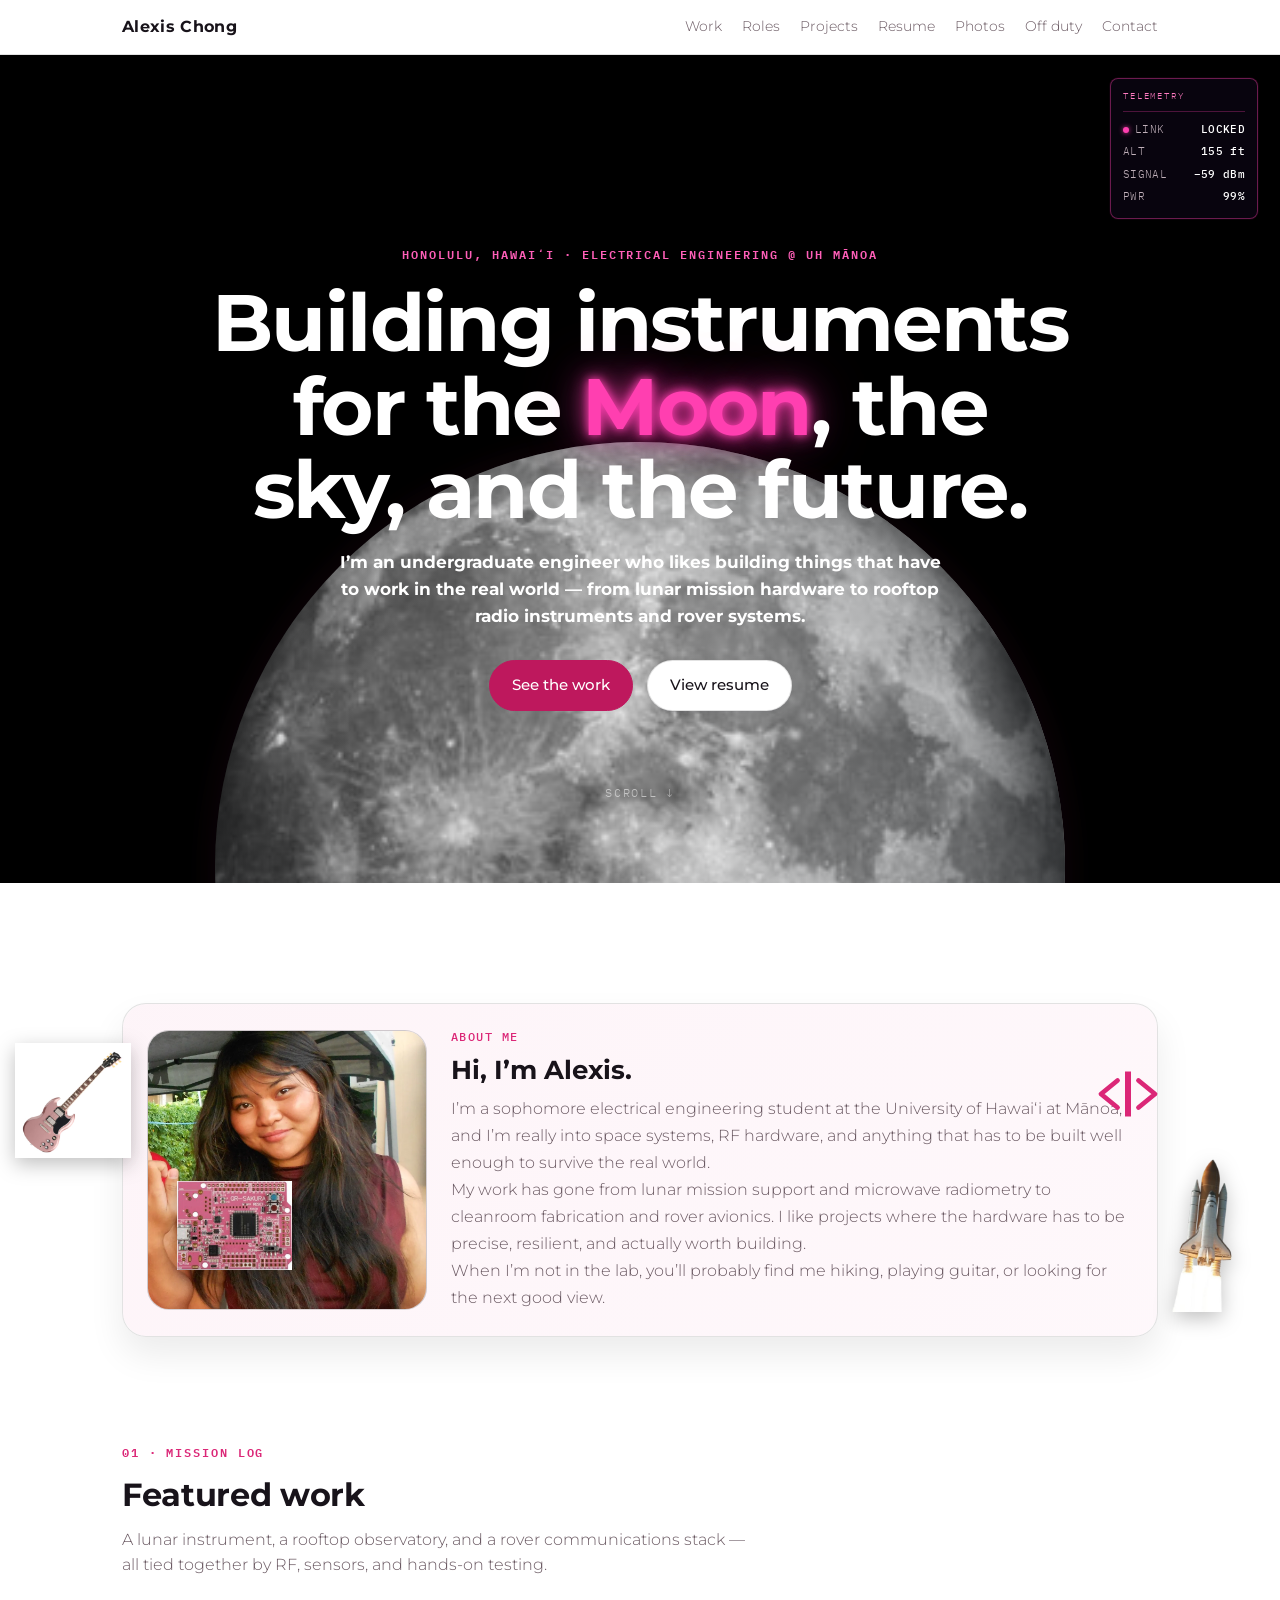
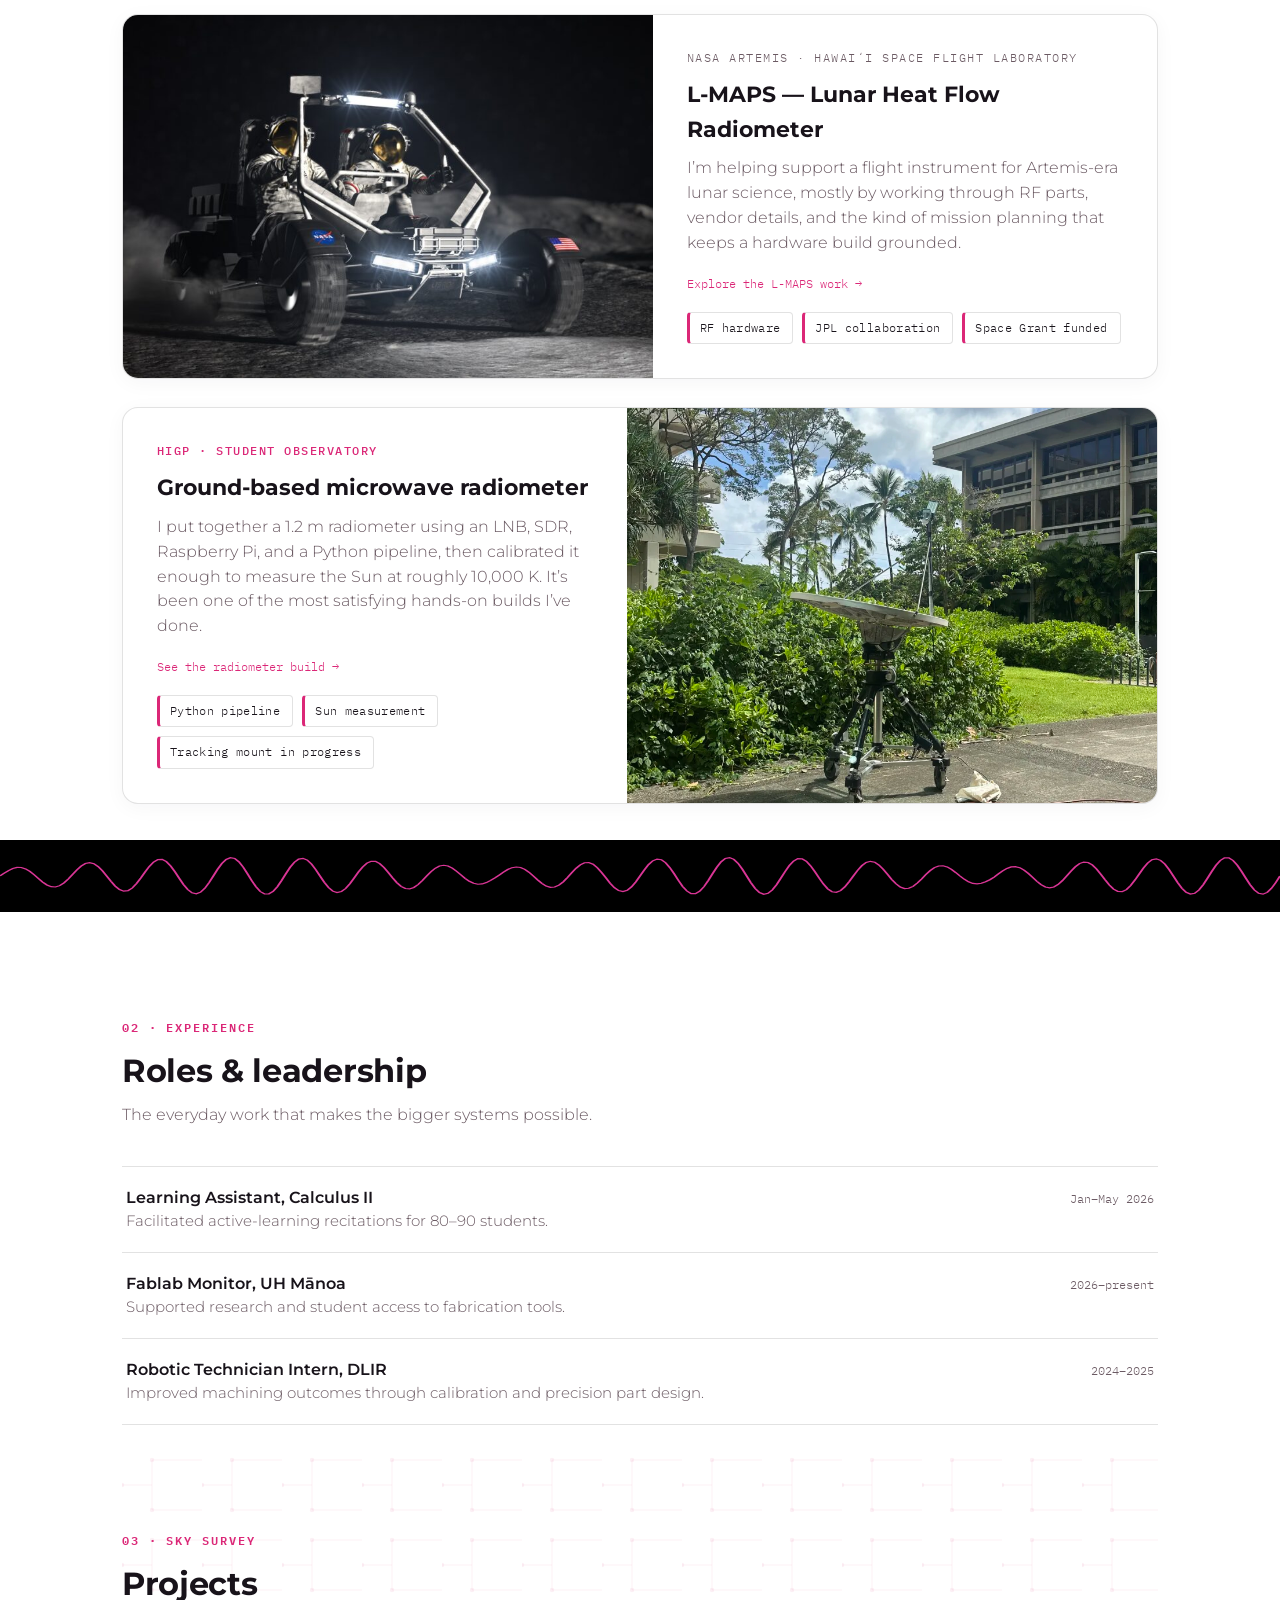
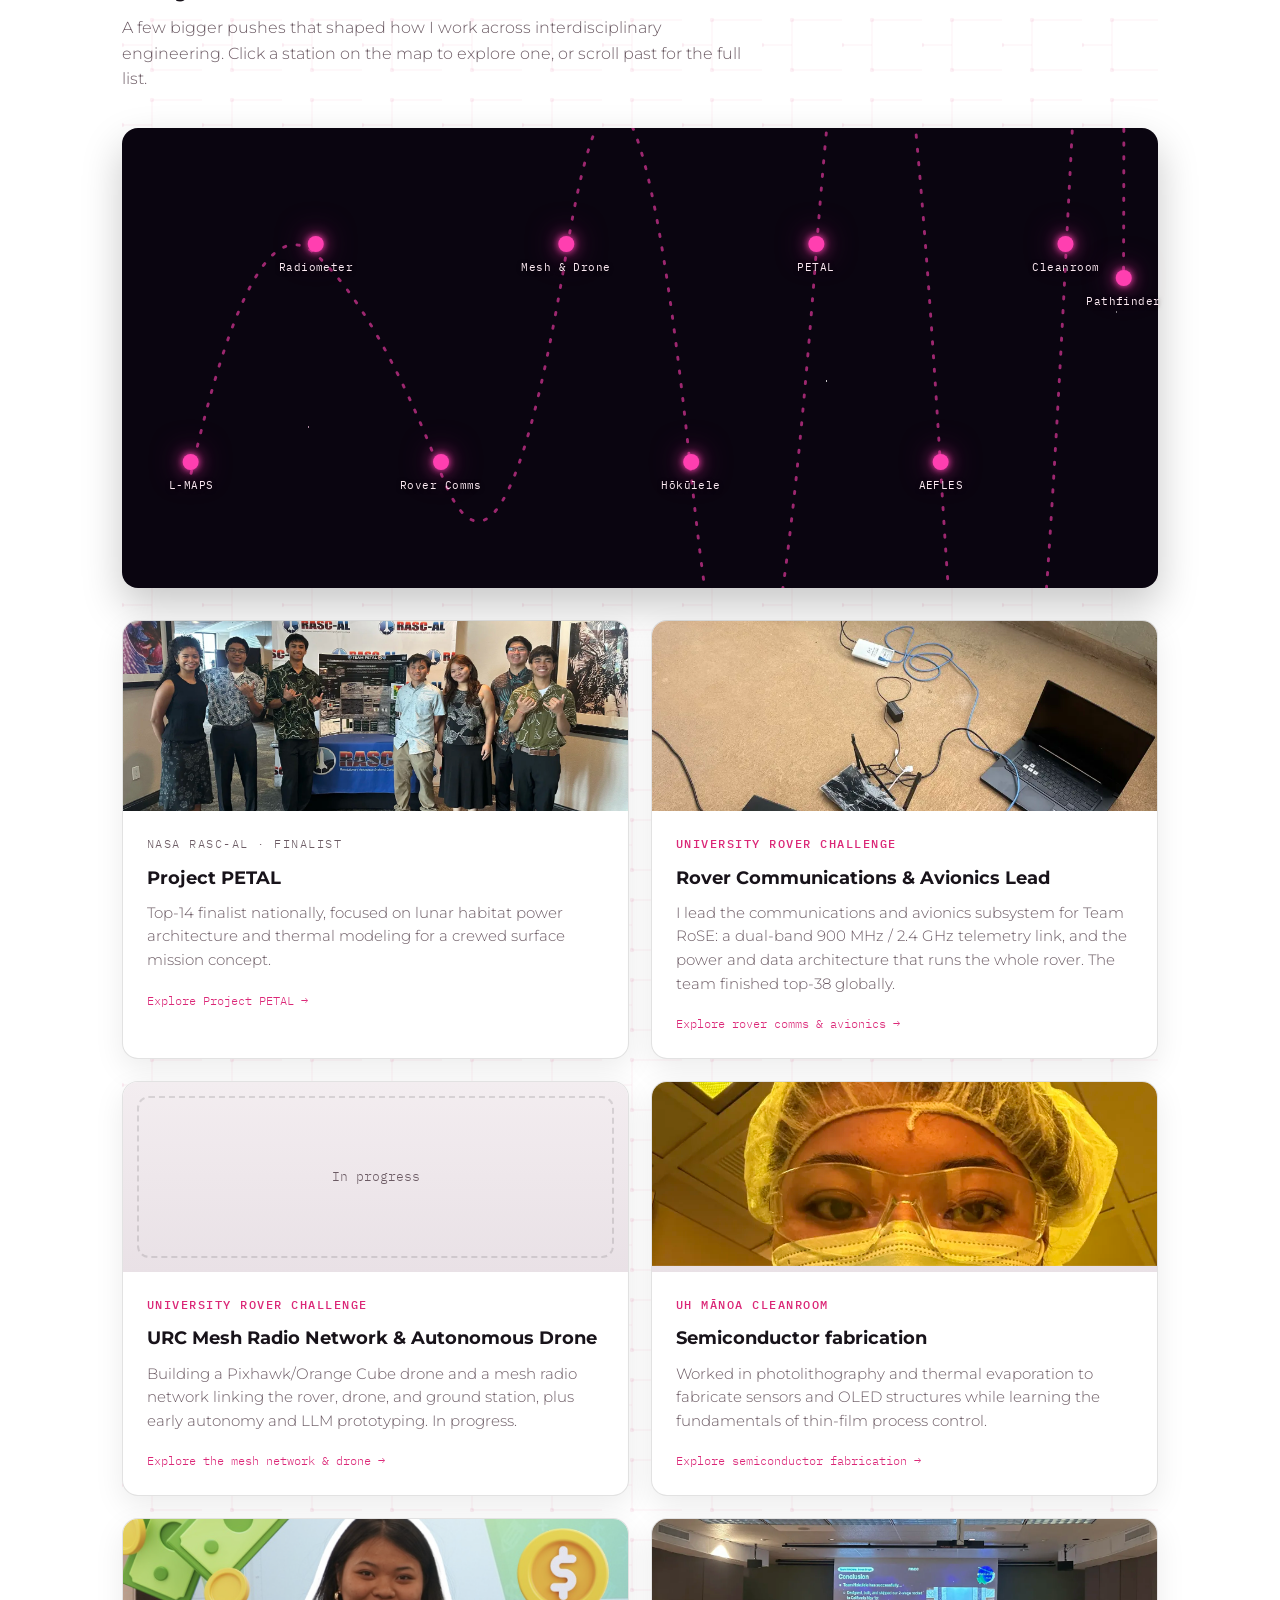
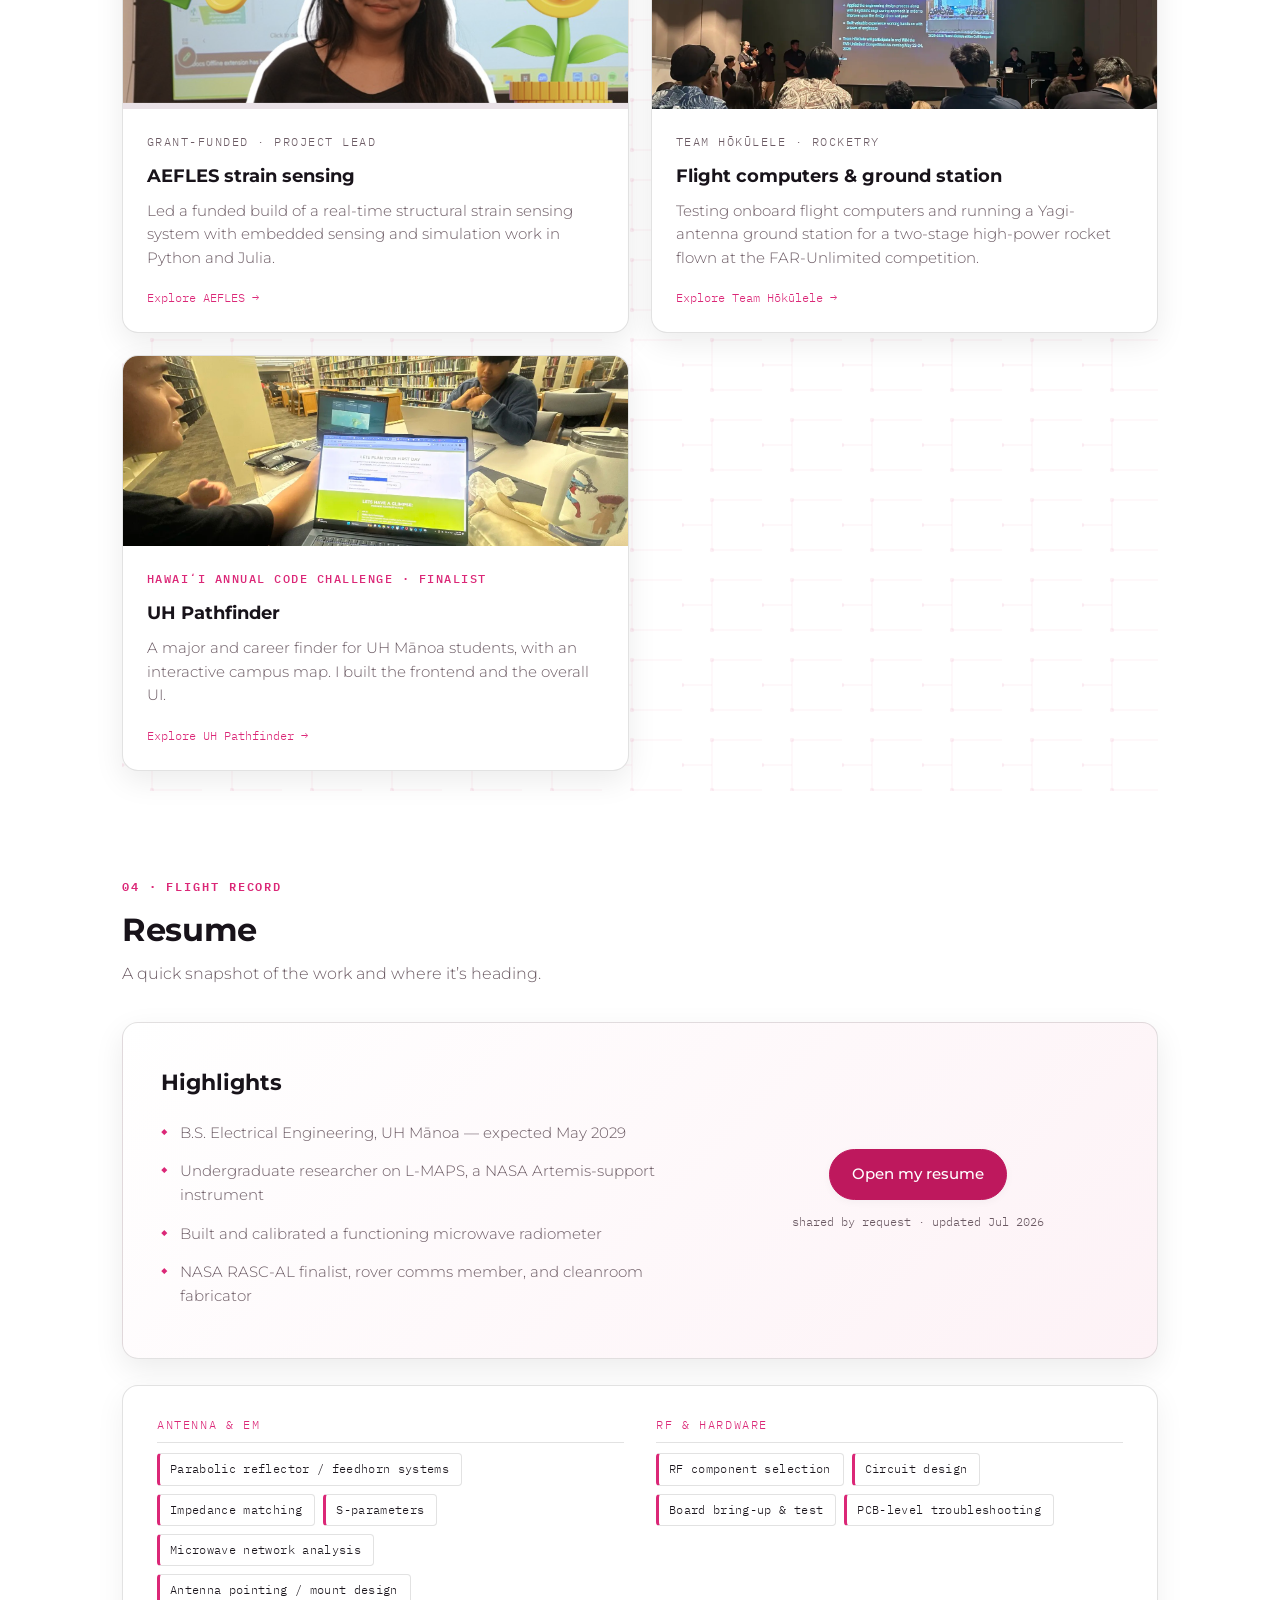
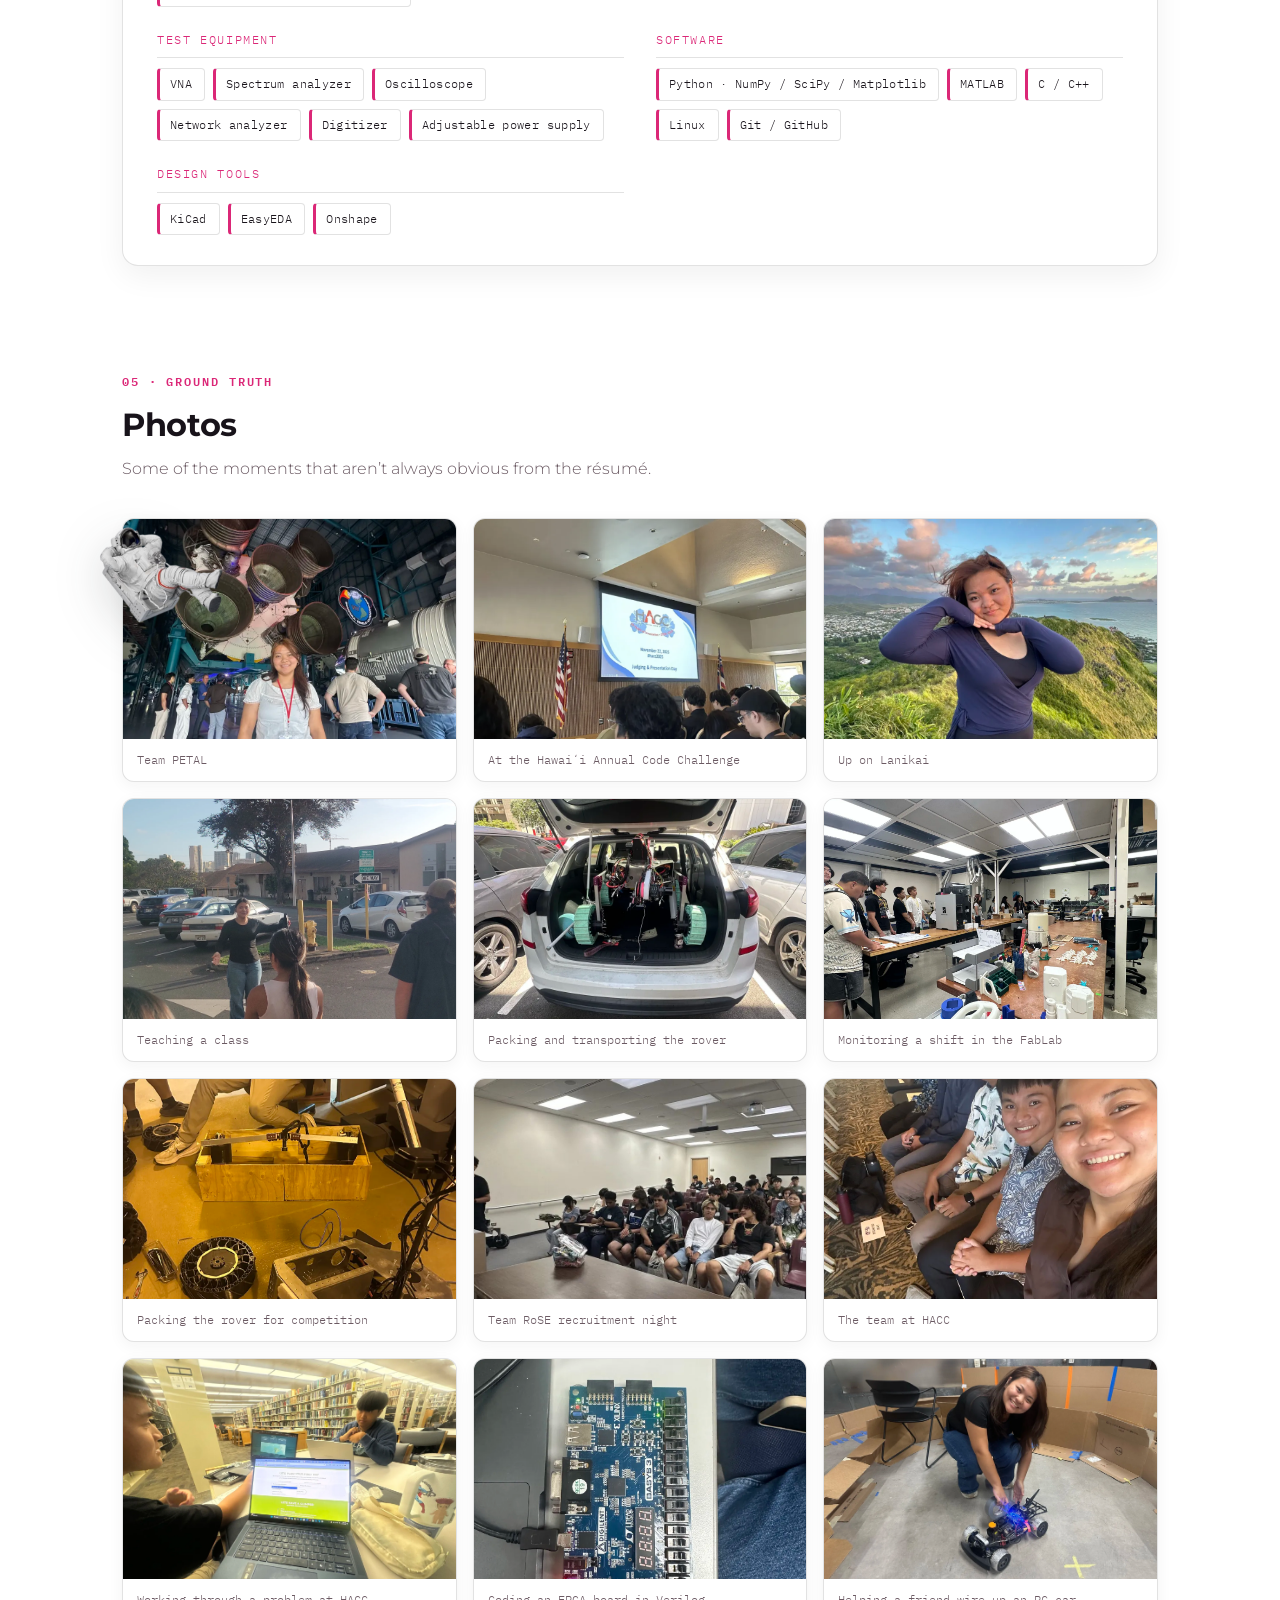
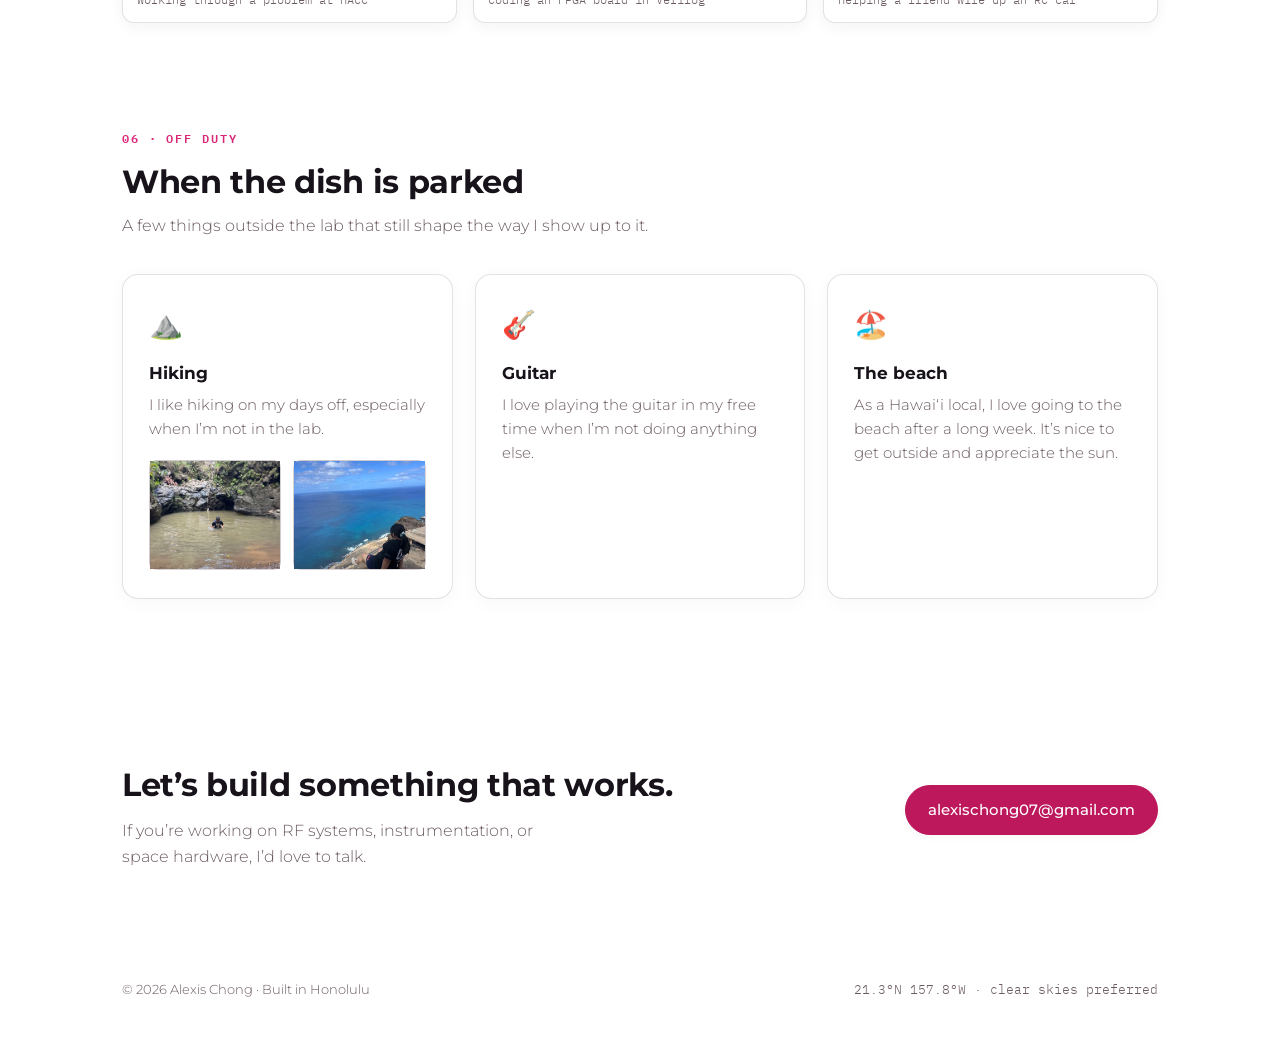
<file: index.html>
<!DOCTYPE html>
<html lang="en">
<head>
<meta charset="UTF-8">
<meta name="viewport" content="width=device-width, initial-scale=1.0">
<title>Alexis Chong</title>
<link rel="preconnect" href="https://fonts.googleapis.com">
<link rel="preconnect" href="https://fonts.gstatic.com" crossorigin>
<link href="https://fonts.googleapis.com/css2?family=Montserrat:wght@300;400;500;600;700&family=IBM+Plex+Mono:wght@400;500&display=swap" rel="stylesheet">
<style>
  :root{
    --space:#ffffff;        /* page background */
    --space-2:#fdf2f6;      /* soft pink-tinted surface */
    --card:#ffffff;         /* card surface */
    --line:rgba(20,16,20,0.12); /* soft divider lines */
    --moonlight:#18131a;    /* primary text, near-black */
    --dust:#6b5a63;         /* muted descriptive text */
    --solar:#be185d;        /* deep pink accent, used on filled buttons */
    --cold:#db2777;         /* pink highlight, used on text/links */
    --warm-star:#F7C978;    /* warm star accent */
    --radius:16px;
  }
  *{box-sizing:border-box;margin:0;padding:0}
  html{scroll-behavior:smooth}
  @media (prefers-reduced-motion: reduce){
    html{scroll-behavior:auto}
    *,*::before,*::after{animation:none!important;transition:none!important}
  }
  body{
    font-family:'Montserrat',system-ui,sans-serif;font-weight:300;
    background:#ffffff;
    color:var(--moonlight);line-height:1.6;
    overflow-x:hidden;
  }
  h1,h2,h3,.nav-name{font-family:'Montserrat',sans-serif}
  a{color:var(--cold)}
  a:focus-visible{outline:3px solid var(--solar);outline-offset:3px}
  .mono{font-family:'IBM Plex Mono',monospace}
  .wrap{max-width:1080px;margin:0 auto;padding:0 22px}

  /* ---------- nav ---------- */
  nav{position:sticky;top:0;z-index:20;background:rgba(255,255,255,0.86);backdrop-filter:blur(12px);border-bottom:1px solid var(--line)}
  .nav-in{display:flex;justify-content:space-between;align-items:center;padding:14px 22px;max-width:1080px;margin:0 auto}
  .nav-name{font-weight:700;letter-spacing:.02em;text-decoration:none;color:var(--moonlight)}
  .nav-links{display:flex;gap:20px;flex-wrap:wrap}
  .nav-links a{text-decoration:none;color:var(--dust);font-size:.9rem}
  .nav-links a:hover{color:var(--moonlight)}

  /* ---------- hero: the moon ---------- */
  header{position:relative;z-index:1;min-height:92vh;display:flex;flex-direction:column;justify-content:center;overflow:hidden;background:#000000}
  .moon {
    position: absolute;
    left: 50%;
    bottom: -32vw;
    transform: translate(var(--moontx, -50%), var(--moonty, 0px)) scale(var(--moonscale, 1));
    width: 74vw;
    max-width: 850px;
    aspect-ratio: 1;
    border-radius: 50%;
    background-color: transparent;
    /* Actual moon image file in this folder */
    background-image: url('Moon.png'), url('https://upload.wikimedia.org/wikipedia/commons/thumb/e/e1/FullMoon2010.jpg/1024px-FullMoon2010.jpg');
    background-repeat: no-repeat;
    background-size: 150%;
    background-position: center center;
    /* Soft atmospheric scatter shadow tailored for comfortable light mode */
    box-shadow: 0 10px 60px rgba(33, 37, 41, 0.12),
                0 0 40px rgba(219, 39, 119, 0.08),
                inset -20px -20px 60px rgba(0, 0, 0, 0.85);
    transition: transform 0.1s cubic-bezier(0.1, 0.8, 0.2, 1);
    will-change: transform;
  }
  .moon::before { 
    content: "";
    position: absolute;
    inset: 0;
    border-radius: 50%;
    background: radial-gradient(circle at 35% 35%, transparent 20%, rgba(33, 37, 41, 0.3) 55%, rgba(33, 37, 41, 0.8) 100%);
    opacity: 0.9;
    pointer-events: none;
  }
  .hero-copy{position:relative;z-index:2;text-align:center;padding:110px 22px 0}
  .hero-profile{position:relative;z-index:2;display:grid;grid-template-columns:minmax(220px,280px) 1fr;gap:24px;align-items:center;justify-content:center;margin:34px auto 0;padding:24px;max-width:1080px;background:rgba(255,255,255,0.9);backdrop-filter:blur(14px);border:1px solid var(--line);border-radius:24px;box-shadow:0 18px 35px rgba(0,0,0,0.08);}
  .hero-profile::before{content:'';position:absolute;inset:0;border-radius:24px;background:linear-gradient(135deg,rgba(219,39,119,0.05),rgba(236,72,153,0.04));pointer-events:none;}
  .hero-profile>*{position:relative;z-index:2}
  .profile-photo{min-height:260px;border-radius:22px;overflow:hidden;border:1px solid var(--line);background:rgba(0,0,0,0.04);}
  .profile-photo img{position:absolute;inset:0;width:100%;height:100%;object-fit:cover}
  .profile-photo.empty::after{content:attr(data-need);position:absolute;inset:0;display:flex;align-items:center;justify-content:center;text-align:center;padding:18px;font-family:'IBM Plex Mono',monospace;font-size:.88rem;color:var(--dust)}
  .profile-details h3{margin:0 0 12px;font-size:1.6rem;line-height:1.1}
  .profile-details p{margin:0;color:var(--dust);font-size:.99rem;line-height:1.7;max-width:100%}
  .profile-gadgets{position:absolute;inset:0;pointer-events:none}
  .gadget{position:absolute;width:140px;height:140px;border-radius:12px;border:none;background:transparent;box-shadow:none;display:flex;align-items:center;justify-content:center;text-align:center;padding:6px;font-family:'IBM Plex Mono',monospace;font-size:.82rem;color:var(--dust);transition:transform .25s ease,box-shadow .25s ease;pointer-events:auto;animation:floatGadget 7s ease-in-out infinite alternate;}
  .gadget:hover{transform:translateY(-6px) scale(1.05);box-shadow:0 24px 40px rgba(33,37,41,0.12)}
  .gadget:nth-child(1){top:8%;left:-120px}
  .gadget:nth-child(2){top:6%;right:-4%}
  .gadget:nth-child(3){bottom:12%;left:4%}
  .gadget:nth-child(4){bottom:12%;right:-12%}
  @keyframes floatGadget{from{transform:translateY(0px)}to{transform:translateY(-10px)}}
  .artemis-float{
    position:absolute;
    top:18px;
    right:18px;
    width:130px;
    max-width:34%;
    pointer-events:none;
    z-index:2;
    filter:drop-shadow(0 18px 32px rgba(33,37,41,0.16));
    transform:translate(10px,-10px) rotate(0deg) scale(1);
    opacity:1;
  }
  .satellite-dish{
    position:absolute;
    left:14px;
    bottom:18px;
    width:120px;
    max-width:24%;
    background:transparent;
    pointer-events:none;
    z-index:1;
    transform:rotate(-6deg);
    filter:drop-shadow(0 22px 38px rgba(0, 0, 0, 0.35));
  }

  .satellite-dish.blastoff{
    animation:blastoffDish 1.8s ease-out forwards;
  }

  @keyframes blastoffDish{
    0%{transform:rotate(-6deg) translate(0,0) scale(1);opacity:1}
    40%{transform:rotate(-3deg) translate(6px,16px) scale(1.02);opacity:1}
    70%{transform:rotate(-2deg) translate(24px,82px) scale(1.06);opacity:1}
    100%{transform:rotate(0deg) translate(72px,220px) scale(1.12);opacity:0.1}
  }
  .artemis-float.blastoff{
    animation:blastoff 1.1s ease-in-out forwards;
  }
  @keyframes blastoff{
    0%{transform:translate(10px,-10px) rotate(0deg) scale(1);opacity:1}
    40%{transform:translate(16px,-34px) rotate(6deg) scale(1.08);opacity:1}
    70%{transform:translate(40px,-120px) rotate(10deg) scale(1.16);opacity:0.8}
    100%{transform:translate(120px,-280px) rotate(15deg) scale(1.3);opacity:0}
  }
  .eyebrow{font-family:'IBM Plex Mono',monospace;font-size:.78rem;letter-spacing:.16em;color:#ff5fb8;text-transform:uppercase;font-weight:600}
  h1{font-size:clamp(2.7rem,7.5vw,5rem);font-weight:700;letter-spacing:-.02em;line-height:1.04;margin:16px auto 18px;max-width:860px;color:#ffffff}
  h1 .glow{
    color:#ff3fb0;
    text-shadow:
      0 0 8px rgba(255,63,176,0.95),
      0 0 18px rgba(255,63,176,0.8),
      0 0 36px rgba(255,63,176,0.6),
      0 0 64px rgba(255,63,176,0.4);
  }
  .tagline{max-width:620px;margin:0 auto;color:#ffffff;font-size:1.06rem;font-weight:700}
  .hero-ctas{margin-top:30px;display:flex;gap:14px;justify-content:center;flex-wrap:wrap;align-items:center}

  .btn{
    display:inline-block;padding:12px 22px;border-radius:999px;text-decoration:none;
    font-weight:500;font-size:.95rem;
    border:1.5px solid var(--line);color:var(--moonlight);background:var(--card);
    box-shadow: 0 2px 8px rgba(33, 37, 41, 0.04);
    transition:transform .15s ease, background .15s ease, border-color .15s ease, box-shadow .15s ease;
  }
  .btn:hover{transform:translateY(-2px);border-color:var(--cold);box-shadow: 0 4px 12px rgba(219, 39, 119, 0.12)}
  .btn.primary{background:var(--solar);border-color:var(--solar);color:#ffffff}
  .btn.primary:hover{background:#9d174d;border-color:#9d174d;box-shadow: 0 4px 12px rgba(33, 37, 41, 0.15)}
  .scroll-hint{position:relative;z-index:2;text-align:center;margin-top:8vh;color:rgba(255,255,255,0.55);font-family:'IBM Plex Mono',monospace;font-size:.75rem;letter-spacing:.14em}

  .hud{
    position:fixed;top:78px;right:22px;z-index:50;width:148px;
    font-family:'IBM Plex Mono',monospace;font-size:.67rem;letter-spacing:.03em;
    color:#fdeaf3;
    background:rgba(10,5,16,0.88);backdrop-filter:blur(8px);-webkit-backdrop-filter:blur(8px);
    border:1px solid rgba(255,63,176,0.4);border-radius:8px;
    padding:10px 12px 11px;
    box-shadow:0 14px 34px rgba(0,0,0,0.32),0 0 0 1px rgba(255,63,176,0.06);
  }
  .hud-title{font-size:.58rem;letter-spacing:.2em;color:#ff7ac1;margin-bottom:7px;padding-bottom:7px;border-bottom:1px solid rgba(255,63,176,0.28)}
  .hud-row{display:flex;justify-content:space-between;align-items:center;padding:2.5px 0;white-space:nowrap;gap:10px}
  .hud-label{display:flex;align-items:center;gap:6px;color:rgba(253,234,243,0.75)}
  .hud-val{color:#ffffff;font-weight:500}
  .hud-dot{width:6px;height:6px;border-radius:50%;background:#ff3fb0;box-shadow:0 0 5px rgba(255,63,176,0.9);animation:hudBlink 2.4s ease-in-out infinite;flex:none}
  @keyframes hudBlink{0%,100%{opacity:1}50%{opacity:.35}}
  @media (max-width:820px){.hud{display:none}}

  /* ---------- sections ---------- */
  main{position:relative;z-index:1;display:flex;flex-direction:column}
  #about{order:1}
  #work{order:2}
  #experience{order:3}
  #projects{
    order:4;
    background-image:url("data:image/svg+xml;utf8,<svg xmlns='http://www.w3.org/2000/svg' width='80' height='80'><path d='M0 40H30V15H80M30 40V65H80' fill='none' stroke='rgba(219,39,119,0.07)' stroke-width='1'/><circle cx='30' cy='15' r='2.2' fill='rgba(219,39,119,0.07)'/><circle cx='0' cy='40' r='2.2' fill='rgba(219,39,119,0.07)'/><circle cx='30' cy='65' r='2.2' fill='rgba(219,39,119,0.07)'/></svg>");
    background-repeat:repeat;
  }
  #resume{order:5}
  #photos{order:6}
  #offduty{order:7}
  #contact{order:8}
  section{padding:86px 0 20px}
  .sec-eyebrow{font-family:'IBM Plex Mono',monospace;font-size:.74rem;letter-spacing:.16em;text-transform:uppercase;color:var(--cold);font-weight:600}
  h2{font-size:2rem;font-weight:700;letter-spacing:-.01em;margin:8px 0 6px;color:var(--moonlight)}
  .sec-note{color:var(--dust);max-width:640px;margin-bottom:36px}

  .feature{
    position:relative;
    display:grid;grid-template-columns:1.05fr 1fr;
    background:var(--card);border:1px solid var(--line);border-radius:var(--radius);
    overflow:hidden;margin-bottom:28px;
    box-shadow: 0 4px 20px rgba(33, 37, 41, 0.04);
  }
  .artemis-float{
    position:absolute;
    top:18px;
    right:18px;
    width:130px;
    max-width:34%;
    pointer-events:none;
    z-index:2;
    filter:drop-shadow(0 18px 32px rgba(33,37,41,0.16));
    transform:translate(10px,-10px) rotate(0deg) scale(1);
    opacity:1;
  }
  @media (max-width: 900px) {
    .artemis-float{display:none}
  }
  .feature:nth-of-type(even){grid-template-columns:1fr 1.05fr}
  .feature:nth-of-type(even) .shot{order:2}
  .shot{position:relative;min-height:280px;background:linear-gradient(180deg,#f3edf0,#e9e1e6);}
  .shot img{position:absolute;inset:0;width:100%;height:100%;object-fit:cover}
  .shot.empty::after{
    content:attr(data-need);
    position:absolute;inset:14px;border:2px dashed var(--line);border-radius:12px;
    display:flex;align-items:center;justify-content:center;text-align:center;padding:20px;
    font-family:'IBM Plex Mono',monospace;font-size:.8rem;color:var(--dust);
  }
  .feat-body{padding:34px;display:flex;flex-direction:column;position:relative;z-index:2}
  .tag{font-family:'IBM Plex Mono',monospace;font-size:.72rem;letter-spacing:.13em;text-transform:uppercase;color:var(--dust);margin-bottom:10px}
  .tag.cold{color:var(--cold);font-weight:500}
  h3{font-size:1.35rem;font-weight:700;margin-bottom:10px;color:var(--moonlight)}
  .feat-body p{color:var(--dust);font-size:.97rem}
  .facts{margin-top:auto;padding-top:18px;display:flex;gap:9px;flex-wrap:wrap}
  .fact{font-family:'IBM Plex Mono',monospace;font-size:.72rem;letter-spacing:.03em;padding:6px 12px 6px 10px;border:1px solid var(--line);border-left:3px solid var(--cold);border-radius:4px;color:var(--moonlight);background:var(--space)}

  .scope-divider{background:#000;width:100vw;margin:36px calc(-50vw + 50%) 0;padding:13px 0}
  .scope-divider svg{display:block;width:100%;height:46px}
  .scope-divider path{fill:none;stroke:#ff3fb0;stroke-width:2;opacity:.85}

  /* ---------- mission map ---------- */
  .mission-map{
    position:relative;overflow:visible;
    aspect-ratio:900/400;width:100%;
    background:#0a0510;border-radius:var(--radius);
    margin-bottom:32px;
    box-shadow:0 18px 40px rgba(0,0,0,0.22);
  }
  .map-stars{
    position:absolute;inset:0;border-radius:var(--radius);overflow:hidden;pointer-events:none;
    background-image:
      radial-gradient(1px 1px at 8% 20%, rgba(255,255,255,0.9) 50%, transparent 51%),
      radial-gradient(1px 1px at 18% 65%, rgba(255,200,230,0.7) 50%, transparent 51%),
      radial-gradient(1px 1px at 30% 30%, rgba(255,255,255,0.85) 50%, transparent 51%),
      radial-gradient(1px 1px at 45% 80%, rgba(255,255,255,0.7) 50%, transparent 51%),
      radial-gradient(1px 1px at 58% 15%, rgba(255,200,230,0.75) 50%, transparent 51%),
      radial-gradient(1px 1px at 68% 55%, rgba(255,255,255,0.8) 50%, transparent 51%),
      radial-gradient(1px 1px at 80% 25%, rgba(255,255,255,0.85) 50%, transparent 51%),
      radial-gradient(1px 1px at 90% 70%, rgba(255,200,230,0.6) 50%, transparent 51%),
      radial-gradient(1px 1px at 96% 40%, rgba(255,255,255,0.75) 50%, transparent 51%);
  }
  .map-trail{position:absolute;inset:0;width:100%;height:100%}
  .map-trail path{fill:none;stroke:#ff3fb0;stroke-width:2.5;stroke-dasharray:2 10;stroke-linecap:round;opacity:.6}
  .map-node{
    position:absolute;transform:translate(-50%,-50%);
    display:flex;flex-direction:column;align-items:center;gap:8px;
    background:none;border:none;padding:6px;cursor:pointer;
    font-family:'IBM Plex Mono',monospace;
  }
  .map-node .dot{
    width:16px;height:16px;border-radius:50%;
    background:#ff3fb0;
    box-shadow:0 0 6px rgba(255,63,176,0.95),0 0 16px rgba(255,63,176,0.75),0 0 32px rgba(255,63,176,0.5);
    transition:transform .2s ease;
  }
  .map-node .label{
    font-size:.7rem;letter-spacing:.04em;color:#fdeaf3;white-space:nowrap;
    text-shadow:0 1px 4px rgba(0,0,0,0.6);
  }
  .map-node:hover .dot,.map-node:focus-visible .dot{transform:scale(1.35)}
  .map-node[aria-expanded="true"] .dot{transform:scale(1.35);background:#ffffff;box-shadow:0 0 8px rgba(255,255,255,1),0 0 22px rgba(255,63,176,0.9)}
  .map-popup{
    position:absolute;left:50%;transform:translate(-50%,-100%);margin-top:-24px;
    width:230px;max-width:60vw;
    background:#ffffff;border-radius:14px;padding:18px 18px 16px;
    box-shadow:0 20px 40px rgba(0,0,0,0.35);
    opacity:0;pointer-events:none;transition:opacity .15s ease,transform .15s ease;
    z-index:5;
  }
  .map-popup.below{transform:translate(-50%,0);margin-top:24px;margin-bottom:0}
  .map-popup.open{opacity:1;pointer-events:auto}
  .map-popup .tag{font-family:'IBM Plex Mono',monospace;font-size:.66rem;letter-spacing:.1em;text-transform:uppercase;color:var(--cold);margin-bottom:6px}
  .map-popup h3{font-size:1rem;margin-bottom:6px;color:var(--moonlight)}
  .map-popup p{font-size:.83rem;color:var(--dust);margin-bottom:10px;line-height:1.5}
  .map-popup .detail-link{font-size:.74rem}
  .map-popup-close{
    position:absolute;top:8px;right:10px;background:none;border:none;
    font-size:1.1rem;line-height:1;color:var(--dust);cursor:pointer;padding:4px;
  }
  .map-popup-close:hover{color:var(--moonlight)}
  #node-lmaps{left:calc(6.67% + 40px);transform:translate(0,-100%)}
  #node-lmaps.below{transform:translate(0,0)}
  #node-pathfinder{left:auto;right:2%;transform:translate(0,-100%)}
  #node-pathfinder.below{transform:translate(0,0)}
  @media (max-width:700px){
    .map-node .label{display:none}
    .map-popup{width:190px;max-width:70vw}
  }

  .grid{display:grid;grid-template-columns:repeat(2,1fr);gap:22px}
  .cardp{background:#ffffff;border:1px solid var(--line);border-radius:var(--radius);overflow:hidden;display:flex;flex-direction:column;box-shadow: 0 10px 30px rgba(0,0,0,0.08)}
  .cardp .shot{min-height:190px}
  .cardp .feat-body{padding:24px}
  .cardp h3{font-size:1.1rem}
  .cardp p{font-size:.92rem}
  .detail-link{display:inline-block;margin-top:18px;font-family:'IBM Plex Mono',monospace;font-size:.78rem;text-decoration:none;color:var(--cold)}
  .detail-link:hover{text-decoration:underline}

  .also{margin-top:38px;border-top:1px solid var(--line)}
  .also-row{display:grid;grid-template-columns:1fr auto;gap:8px;padding:18px 4px;border-bottom:1px solid var(--line);align-items:baseline}
  .also-row strong{font-weight:600;color:var(--moonlight)}
  .also-row span{display:block;color:var(--dust);font-size:.92rem}
  .also-row .mono{color:var(--dust);font-size:.78rem;white-space:nowrap}

  /* ---------- resume ---------- */
  .resume-card{
    background:linear-gradient(135deg, #ffffff, var(--space-2));
    border:1px solid var(--line);border-radius:var(--radius);padding:42px 38px;
    display:grid;grid-template-columns:1.3fr 1fr;gap:34px;align-items:center;
    box-shadow: 0 10px 30px rgba(0, 0, 0, 0.08);
  }
  .resume-list{list-style:none;margin-top:14px}
  .resume-list li{display:flex;gap:12px;padding:7px 0;color:var(--dust);font-size:.95rem}
  .resume-list li::before{content:"◆";color:var(--cold);font-size:.7rem;line-height:1.9}
  .resume-side{text-align:center}
  .resume-side .mono{display:block;color:var(--dust);font-size:.78rem;margin-top:12px}

  .skills-block{margin-top:26px;background:var(--card);border:1px solid var(--line);border-radius:var(--radius);padding:30px 34px;box-shadow:0 10px 30px rgba(0,0,0,0.06)}
  .skills-grid{display:grid;grid-template-columns:repeat(2,1fr);gap:24px 32px}
  .skill-label{font-family:'IBM Plex Mono',monospace;font-size:.72rem;letter-spacing:.14em;text-transform:uppercase;color:var(--cold);margin-bottom:10px;padding-bottom:8px;border-bottom:1px solid var(--line)}
  .skill-chips{display:flex;flex-wrap:wrap;gap:8px}
  @media (max-width:700px){.skills-grid{grid-template-columns:1fr}.skills-block{padding:24px 22px}}

  /* ---------- gallery ---------- */
  .gallery-wrap{position:relative}
  .gallery{display:grid;grid-template-columns:repeat(3,1fr);gap:16px}
  .gallery figure{background:#ffffff;border:1px solid var(--line);border-radius:12px;overflow:hidden;box-shadow: 0 4px 15px rgba(33, 37, 41, 0.05)}
  .gallery figure img{display:block;width:100%;height:220px;object-fit:cover}
  .gallery figcaption{padding:12px 14px;font-family:'IBM Plex Mono',monospace;font-size:.76rem;color:var(--dust);line-height:1.5}

  /* ---------- off duty ---------- */
  .fun-grid{display:grid;grid-template-columns:repeat(3,1fr);gap:22px;position:relative;z-index:2}
  .fun{background:var(--card);border:1px solid var(--line);border-radius:var(--radius);padding:28px 26px;position:relative;box-shadow: 0 4px 20px rgba(33, 37, 41, 0.03)}
  .fun .emoji{font-size:1.7rem}
  .fun h3{font-size:1.08rem;margin:12px 0 8px;color:var(--moonlight)}
  .fun p,.fun li{color:var(--dust);font-size:.93rem}
  .fun ul{list-style:none;margin-top:6px}
  .fun li{padding:4px 0}
  .fun li::before{content:"— "}
  .hiking-pics{display:grid;grid-template-columns:1fr 1fr;gap:12px;margin-top:18px}
  .hiking-pics .shot{min-height:110px;border-radius:8px;border:1px solid var(--line)}
  .hiking-pics .shot.empty::after{font-size:.65rem;padding:8px}

  /* Floating Astronaut Integration */
  .floating-astronaut {
    position: absolute;
    left: -36px;
    top: -36px;
    width: 150px;
    height: auto;
    pointer-events: none;
    z-index: 10;
    filter: drop-shadow(0 14px 24px rgba(33,37,41,0.18));
    animation: floatAstronaut 8s ease-in-out infinite;
  }
  @keyframes floatAstronaut {
    0% { transform: translateY(0px) rotate(0deg); }
    50% { transform: translateY(-15px) rotate(4deg); }
    100% { transform: translateY(0px) rotate(0deg); }
  }
  @media (max-width: 900px) {
    .floating-astronaut {
      width: 100px;
      top: -20px;
      left: -14px;
    }
  }

  /* ---------- contact/footer ---------- */
  .contact-card{padding:46px 0;display:flex;flex-wrap:wrap;gap:26px;align-items:center;justify-content:space-between}
  .contact-card p{color:var(--dust);max-width:460px;margin-top:8px}
  footer{order:9;padding:44px 0 50px;color:var(--dust);font-size:.84rem;display:flex;justify-content:space-between;flex-wrap:wrap;gap:10px}

  @media (max-width:820px){
    .feature,.feature:nth-of-type(even){grid-template-columns:1fr}
    .feature:nth-of-type(even) .shot{order:0}
    .grid,.fun-grid{grid-template-columns:1fr}
    .gallery{grid-template-columns:repeat(2,1fr)}
    .resume-card{grid-template-columns:1fr}
    .nav-links{display:none}
    .also-row{grid-template-columns:1fr}
    .moon{width:130vw;bottom:-58vw}
    .hero-profile{grid-template-columns:1fr}
    .profile-photo{min-height:320px}
    .profile-gadgets{display:none}
  }
</style>
</head>
<body>
<nav>
  <div class="nav-in">
    <a class="nav-name" href="#top">Alexis Chong</a>
    <div class="nav-links">
      <a href="#work">Work</a>
      <a href="#experience">Roles</a>
      <a href="#projects">Projects</a>
      <a href="#resume">Resume</a>
      <a href="#photos">Photos</a>
      <a href="#offduty">Off duty</a>
      <a href="#contact">Contact</a>
    </div>
  </div>
</nav>

<header id="top">
  <div class="hero-copy">
    <div class="eyebrow">Honolulu, Hawai&#699;i &middot; Electrical Engineering @ UH M&#257;noa</div>
    <h1>Building instruments<br>for the <span class="glow">Moon</span>, the sky, and the future.</h1>
    <p class="tagline">I’m an undergraduate engineer who likes building things that have to work in the real world — from lunar mission hardware to rooftop radio instruments and rover systems.</p>
    <div class="hero-ctas">
      <a class="btn primary" href="#work">See the work</a>
      <a class="btn" href="#resume">View resume</a>
    </div>
  </div>
  <div class="scroll-hint">SCROLL &darr;</div>
  <div class="moon" id="moon" aria-hidden="true"></div>
</header>

<div class="hud" aria-hidden="true">
  <div class="hud-title">TELEMETRY</div>
  <div class="hud-row"><span class="hud-label"><span class="hud-dot"></span>LINK</span><span class="hud-val">LOCKED</span></div>
  <div class="hud-row"><span class="hud-label">ALT</span><span class="hud-val" id="hudAlt">0 ft</span></div>
  <div class="hud-row"><span class="hud-label">SIGNAL</span><span class="hud-val" id="hudSig">&minus;48 dBm</span></div>
  <div class="hud-row"><span class="hud-label">PWR</span><span class="hud-val" id="hudPwr">100%</span></div>
</div>

<main class="wrap">
  <section id="about">
    <div class="hero-profile">
      <figure class="profile-photo shot">
        <img src="Alexis.webp" alt="Portrait of Alexis Chong" onerror="this.parentElement.classList.add('empty');this.remove()">
      </figure>
      <div class="profile-details">
        <div class="tag cold">About me</div>
        <h3>Hi, I’m Alexis.</h3>
        <p>I’m a sophomore electrical engineering student at the University of Hawai&#699;i at M&#257;noa, and I’m really into space systems, RF hardware, and anything that has to be built well enough to survive the real world.</p>
        <p>My work has gone from lunar mission support and microwave radiometry to cleanroom fabrication and rover avionics. I like projects where the hardware has to be precise, resilient, and actually worth building.</p>
        <p>When I’m not in the lab, you’ll probably find me hiking, playing guitar, or looking for the next good view.</p>
      </div>
      <div class="profile-gadgets" aria-hidden="true">
        <div class="gadget" title="Guitar">
          <img src="guitar gadget.jpg" alt="Guitar" style="width:90%;height:auto;object-fit:cover;filter:drop-shadow(0 6px 10px rgba(0,0,0,0.25))">
        </div>
        <div class="gadget" title="Coding">
          <svg width="72" height="72" viewBox="0 0 24 24" fill="none" xmlns="http://www.w3.org/2000/svg" aria-hidden="true">
            <path d="M8.5 7.5L3 12l5.5 4.5" stroke="#db2777" stroke-width="1.6" stroke-linecap="round" stroke-linejoin="round"/>
            <path d="M15.5 7.5L21 12l-5.5 4.5" stroke="#db2777" stroke-width="1.6" stroke-linecap="round" stroke-linejoin="round"/>
            <path d="M13 4.5H11v15h2v-15z" fill="#db2777"/>
          </svg>
        </div>
        <div class="gadget" title="PCB">
          <img src="PCB gadget.jpg" alt="PCB" style="width:90%;height:auto;object-fit:cover;filter:drop-shadow(0 6px 10px rgba(0,0,0,0.25))">
        </div>
        <div class="gadget" title="Rocket">
          <img src="Rocket.png" alt="Rocket" style="width:90%;height:auto;object-fit:cover;filter:drop-shadow(0 6px 10px rgba(0,0,0,0.25))">
        </div>
      </div>
    </div>
  </section>

  <section id="work">
    <div class="sec-eyebrow">01 &middot; Mission log</div>
    <h2>Featured work</h2>
    <p class="sec-note">A lunar instrument, a rooftop observatory, and a rover communications stack — all tied together by RF, sensors, and hands-on testing.</p>

    <article class="feature">
      <figure class="shot">
        <img src="L-MAPS.jpeg" alt="L-MAPS mission imagery" onerror="this.parentElement.classList.add('empty');this.remove()">
      </figure>
      <img class="artemis-float" src="Artemis.png" alt="Artemis spacecraft floating near the L-MAPS instrument" onerror="this.remove()">
      <div class="feat-body">
        <div class="tag">NASA Artemis &middot; Hawai&#699;i Space Flight Laboratory</div>
        <h3>L-MAPS — Lunar Heat Flow Radiometer</h3>
        <p>I’m helping support a flight instrument for Artemis-era lunar science, mostly by working through RF parts, vendor details, and the kind of mission planning that keeps a hardware build grounded.</p>
        <a class="detail-link" href="l-maps.html">Explore the L-MAPS work &rarr;</a>
        <div class="facts">
          <span class="fact">RF hardware</span>
          <span class="fact">JPL collaboration</span>
          <span class="fact">Space Grant funded</span>
        </div>
      </div>
    </article>

    <article class="feature">
      <figure class="shot" data-need="add photo → images/radiometer.jpg">
        <img src="Ground Microwave Radiometer.webp" alt="Ground-based microwave radiometer" onerror="this.parentElement.classList.add('empty');this.remove()">
      </figure>
      <div class="feat-body">
        <div class="tag cold">HIGP &middot; Student observatory</div>
        <h3>Ground-based microwave radiometer</h3>
        <p>I put together a 1.2 m radiometer using an LNB, SDR, Raspberry Pi, and a Python pipeline, then calibrated it enough to measure the Sun at roughly 10,000 K. It’s been one of the most satisfying hands-on builds I’ve done.</p>
        <a class="detail-link" href="microwave-radiometer.html">See the radiometer build &rarr;</a>
        <div class="facts">
          <span class="fact">Python pipeline</span>
          <span class="fact">Sun measurement</span>
          <span class="fact">Tracking mount in progress</span>
        </div>
      </div>
      <img class="satellite-dish" src="Satellite dish.png" alt="Hovering satellite dish" onerror="this.remove()">
    </article>

    <div class="scope-divider" aria-hidden="true">
      <svg viewBox="0 0 1200 80" preserveAspectRatio="none">
        <path d="M 0,40.0 L 4,35.1 L 8,30.5 L 12,27.0 L 16,25.1 L 20,25.3 L 24,27.7 L 28,32.1 L 32,37.9 L 36,44.3 L 40,50.6 L 44,55.6 L 48,58.6 L 52,59.1 L 56,56.8 L 60,52.0 L 64,45.2 L 68,37.3 L 72,29.5 L 76,22.8 L 80,18.4 L 84,16.9 L 88,18.6 L 92,23.5 L 96,31.0 L 100,40.0 L 104,49.3 L 108,57.6 L 112,63.6 L 116,66.4 L 120,65.5 L 124,60.9 L 128,53.2 L 132,43.5 L 136,33.0 L 140,23.3 L 144,15.7 L 148,11.5 L 152,11.2 L 156,15.0 L 160,22.5 L 164,32.5 L 168,43.8 L 172,54.7 L 176,63.6 L 180,69.4 L 184,71.0 L 188,68.2 L 192,61.5 L 196,51.6 L 200,40.0 L 204,28.3 L 208,18.3 L 212,11.2 L 216,8.2 L 220,9.6 L 224,15.4 L 228,24.6 L 232,36.0 L 236,48.0 L 240,58.8 L 244,67.0 L 248,71.3 L 252,71.2 L 256,66.8 L 260,58.6 L 264,47.8 L 268,36.1 L 272,24.9 L 276,16.0 L 280,10.6 L 284,9.3 L 288,12.3 L 292,19.2 L 296,28.9 L 300,40.0 L 304,50.9 L 308,60.1 L 312,66.4 L 316,68.8 L 320,67.2 L 324,61.8 L 328,53.5 L 332,43.5 L 336,33.2 L 340,24.2 L 344,17.6 L 348,14.3 L 352,14.6 L 356,18.5 L 360,25.3 L 364,33.9 L 368,43.0 L 372,51.5 L 376,58.0 L 380,61.8 L 384,62.4 L 388,59.9 L 392,54.8 L 396,47.8 L 400,40.0 L 404,32.6 L 408,26.6 L 412,22.7 L 416,21.4 L 420,22.7 L 424,26.4 L 428,31.7 L 432,37.9 L 436,44.0 L 440,49.2 L 444,52.7 L 448,54.3 L 452,53.8 L 456,51.4 L 460,47.6 L 464,43.3 L 468,38.3 L 472,33.2 L 476,28.7 L 480,25.5 L 484,24.3 L 488,25.3 L 492,28.5 L 496,33.6 L 500,40.0 L 504,46.7 L 508,52.8 L 512,57.4 L 516,59.7 L 520,59.2 L 524,56.0 L 528,50.2 L 532,42.7 L 536,34.5 L 540,26.7 L 544,20.6 L 548,17.0 L 552,16.5 L 556,19.5 L 560,25.5 L 564,33.8 L 568,43.2 L 572,52.5 L 576,60.3 L 580,65.4 L 584,67.0 L 588,64.8 L 592,59.0 L 596,50.3 L 600,40.0 L 604,29.5 L 608,20.2 L 612,13.6 L 616,10.6 L 620,11.7 L 624,16.9 L 628,25.5 L 632,36.2 L 636,47.6 L 640,58.1 L 644,66.1 L 648,70.6 L 652,70.7 L 656,66.5 L 660,58.5 L 664,47.9 L 668,36.0 L 672,24.7 L 676,15.4 L 680,9.6 L 684,8.1 L 688,11.1 L 692,18.1 L 696,28.2 L 700,40.0 L 704,51.8 L 708,61.8 L 712,68.8 L 716,71.7 L 720,70.1 L 724,64.3 L 728,55.1 L 732,43.9 L 736,32.3 L 740,21.8 L 744,14.0 L 748,9.9 L 752,10.1 L 756,14.5 L 760,22.4 L 764,32.6 L 768,43.7 L 772,54.1 L 776,62.3 L 780,67.3 L 784,68.3 L 788,65.4 L 792,59.0 L 796,50.1 L 800,40.0 L 804,30.2 L 808,22.0 L 812,16.5 L 816,14.5 L 820,16.0 L 824,20.9 L 828,28.3 L 832,37.0 L 836,45.9 L 840,53.6 L 844,59.1 L 848,61.8 L 852,61.3 L 856,58.0 L 860,52.2 L 864,45.1 L 868,37.5 L 872,30.7 L 876,25.5 L 880,22.5 L 884,22.2 L 888,24.3 L 892,28.5 L 896,34.0 L 900,40.0 L 904,45.6 L 908,50.1 L 912,52.9 L 916,53.7 L 920,52.6 L 924,50.0 L 928,46.5 L 932,41.8 L 936,36.4 L 940,31.2 L 944,26.9 L 948,24.2 L 952,23.7 L 956,25.6 L 960,29.7 L 964,35.5 L 968,42.3 L 972,49.2 L 976,55.1 L 980,59.1 L 984,60.5 L 988,59.0 L 992,54.7 L 996,48.1 L 1000,40.0 L 1004,31.6 L 1008,24.1 L 1012,18.5 L 1016,15.9 L 1020,16.6 L 1024,20.8 L 1028,27.8 L 1032,36.8 L 1036,46.5 L 1040,55.6 L 1044,62.7 L 1048,66.7 L 1052,67.1 L 1056,63.6 L 1060,56.6 L 1064,47.1 L 1068,36.4 L 1072,26.0 L 1076,17.4 L 1080,11.8 L 1084,10.2 L 1088,12.8 L 1092,19.2 L 1096,28.8 L 1100,40.0 L 1104,51.4 L 1108,61.3 L 1112,68.3 L 1116,71.3 L 1120,70.0 L 1124,64.4 L 1128,55.3 L 1132,44.0 L 1136,32.1 L 1140,21.2 L 1144,13.0 L 1148,8.6 L 1152,8.6 L 1156,13.0 L 1160,21.2 L 1164,32.1 L 1168,44.0 L 1172,55.3 L 1176,64.5 L 1180,70.1 L 1184,71.5 L 1188,68.5 L 1192,61.5 L 1196,51.5 L 1200,40.0"/>
      </svg>
    </div>
  </section>

  <section id="experience">
    <div class="sec-eyebrow">02 &middot; Experience</div>
    <h2>Roles &amp; leadership</h2>
    <p class="sec-note">The everyday work that makes the bigger systems possible.</p>
    <div class="also">
      <div class="also-row">
        <div><strong>Learning Assistant, Calculus II</strong><span>Facilitated active-learning recitations for 80–90 students.</span></div>
        <div class="mono">Jan–May 2026</div>
      </div>
      <div class="also-row">
        <div><strong>Fablab Monitor, UH M&#257;noa</strong><span>Supported research and student access to fabrication tools.</span></div>
        <div class="mono">2026–present</div>
      </div>
      <div class="also-row">
        <div><strong>Robotic Technician Intern, DLIR</strong><span>Improved machining outcomes through calibration and precision part design.</span></div>
        <div class="mono">2024–2025</div>
      </div>
    </div>
  </section>

  <section id="projects">
    <div class="sec-eyebrow">03 &middot; Sky survey</div>
    <h2>Projects</h2>
    <p class="sec-note">A few bigger pushes that shaped how I work across interdisciplinary engineering. Click a station on the map to explore one, or scroll past for the full list.</p>

    <div class="mission-map" id="missionMap">
      <div class="map-stars" aria-hidden="true"></div>
      <svg class="map-trail" viewBox="0 0 900 400" preserveAspectRatio="none" aria-hidden="true">
        <path d="M60,300 Q114.3,60 168.6,110 T277.1,300 T385.7,110 T494.3,300 T602.9,110 T711.4,300 T820.0,110 T870,140" />
      </svg>

      <button type="button" class="map-node" style="left:6.67%;top:75%" data-target="node-lmaps" aria-expanded="false">
        <span class="dot"></span>
        <span class="label">L-MAPS</span>
      </button>
      <button type="button" class="map-node" style="left:18.73%;top:27.5%" data-target="node-radiometer" aria-expanded="false">
        <span class="dot"></span>
        <span class="label">Radiometer</span>
      </button>
      <button type="button" class="map-node" style="left:30.79%;top:75%" data-target="node-rover" aria-expanded="false">
        <span class="dot"></span>
        <span class="label">Rover Comms</span>
      </button>
      <button type="button" class="map-node" style="left:42.86%;top:27.5%" data-target="node-drone" aria-expanded="false">
        <span class="dot"></span>
        <span class="label">Mesh &amp; Drone</span>
      </button>
      <button type="button" class="map-node" style="left:54.92%;top:75%" data-target="node-hokulele" aria-expanded="false">
        <span class="dot"></span>
        <span class="label">H&#333;k&#363;lele</span>
      </button>
      <button type="button" class="map-node" style="left:66.98%;top:27.5%" data-target="node-petal" aria-expanded="false">
        <span class="dot"></span>
        <span class="label">PETAL</span>
      </button>
      <button type="button" class="map-node" style="left:79.05%;top:75%" data-target="node-aefles" aria-expanded="false">
        <span class="dot"></span>
        <span class="label">AEFLES</span>
      </button>
      <button type="button" class="map-node" style="left:91.11%;top:27.5%" data-target="node-cleanroom" aria-expanded="false">
        <span class="dot"></span>
        <span class="label">Cleanroom</span>
      </button>
      <button type="button" class="map-node" style="left:96.67%;top:35%" data-target="node-pathfinder" aria-expanded="false">
        <span class="dot"></span>
        <span class="label">Pathfinder</span>
      </button>

      <div class="map-popup" id="node-lmaps" style="left:6.67%;top:75%">
        <button type="button" class="map-popup-close" aria-label="Close">&times;</button>
        <div class="tag">NASA Artemis &middot; HSFL</div>
        <h3>L-MAPS</h3>
        <p>Supporting a lunar heat-flow radiometer for the Artemis Lunar Terrain Vehicle.</p>
        <a class="detail-link" href="l-maps.html">View project &rarr;</a>
      </div>
      <div class="map-popup" id="node-radiometer" style="left:18.73%;top:27.5%">
        <button type="button" class="map-popup-close" aria-label="Close">&times;</button>
        <div class="tag">HIGP &middot; Student observatory</div>
        <h3>Microwave radiometer</h3>
        <p>Built and calibrated a 1.2&nbsp;m radiometer, measured the Sun at roughly 10,000&nbsp;K.</p>
        <a class="detail-link" href="microwave-radiometer.html">View project &rarr;</a>
      </div>
      <div class="map-popup" id="node-rover" style="left:30.79%;top:75%">
        <button type="button" class="map-popup-close" aria-label="Close">&times;</button>
        <div class="tag">University Rover Challenge</div>
        <h3>Rover Comms &amp; Avionics</h3>
        <p>Dual-band telemetry and the power/data architecture for Team RoSE's rover.</p>
        <a class="detail-link" href="rover-comms-avionics.html">View project &rarr;</a>
      </div>
      <div class="map-popup" id="node-drone" style="left:42.86%;top:27.5%">
        <button type="button" class="map-popup-close" aria-label="Close">&times;</button>
        <div class="tag">University Rover Challenge</div>
        <h3>Mesh Network &amp; Drone</h3>
        <p>A Pixhawk/Orange Cube drone and a mesh radio network for the rover, drone, and ground station.</p>
        <a class="detail-link" href="urc-mesh-drone.html">View project &rarr;</a>
      </div>
      <div class="map-popup" id="node-hokulele" style="left:54.92%;top:75%">
        <button type="button" class="map-popup-close" aria-label="Close">&times;</button>
        <div class="tag">Rocketry &middot; Finalist</div>
        <h3>Team H&#333;k&#363;lele</h3>
        <p>Flight computer testing and a Yagi-antenna ground station for a 2-stage rocket.</p>
        <a class="detail-link" href="team-hokulele.html">View project &rarr;</a>
      </div>
      <div class="map-popup" id="node-petal" style="left:66.98%;top:27.5%">
        <button type="button" class="map-popup-close" aria-label="Close">&times;</button>
        <div class="tag">NASA RASC-AL &middot; Finalist</div>
        <h3>Project PETAL</h3>
        <p>Lunar habitat power architecture and thermal modeling for a crewed surface mission.</p>
        <a class="detail-link" href="project-petal.html">View project &rarr;</a>
      </div>
      <div class="map-popup" id="node-aefles" style="left:79.05%;top:75%">
        <button type="button" class="map-popup-close" aria-label="Close">&times;</button>
        <div class="tag">Grant-funded &middot; Project lead</div>
        <h3>AEFLES</h3>
        <p>A real-time structural strain sensing system with embedded sensors and simulation.</p>
        <a class="detail-link" href="aefles-strain-sensing.html">View project &rarr;</a>
      </div>
      <div class="map-popup" id="node-cleanroom" style="left:91.11%;top:27.5%">
        <button type="button" class="map-popup-close" aria-label="Close">&times;</button>
        <div class="tag">UH M&#257;noa cleanroom</div>
        <h3>Semiconductor fabrication</h3>
        <p>Photolithography and thermal evaporation, fabricating sensors and OLED structures.</p>
        <a class="detail-link" href="semiconductor-fabrication.html">View project &rarr;</a>
      </div>
      <div class="map-popup" id="node-pathfinder" style="left:96.67%;top:35%">
        <button type="button" class="map-popup-close" aria-label="Close">&times;</button>
        <div class="tag">HACC &middot; Finalist</div>
        <h3>UH Pathfinder</h3>
        <p>A major/career finder for UH M&#257;noa students with an interactive campus map.</p>
        <a class="detail-link" href="uh-pathfinder.html">View project &rarr;</a>
      </div>
    </div>

    <div class="grid">
      <article class="cardp">
        <figure class="shot">
          <img src="Team Petal.webp" alt="Project PETAL team" onerror="this.parentElement.classList.add('empty');this.remove()">
        </figure>
        <div class="feat-body">
          <div class="tag">NASA RASC-AL &middot; Finalist</div>
          <h3>Project PETAL</h3>
          <p>Top-14 finalist nationally, focused on lunar habitat power architecture and thermal modeling for a crewed surface mission concept.</p>
          <a class="detail-link" href="project-petal.html">Explore Project PETAL &rarr;</a>
        </div>
      </article>

      <article class="cardp">
        <figure class="shot">
          <img src="Rover Comms.webp" alt="Rover communications" onerror="this.parentElement.classList.add('empty');this.remove()">
        </figure>
        <div class="feat-body">
          <div class="tag cold">University Rover Challenge</div>
          <h3>Rover Communications &amp; Avionics Lead</h3>
          <p>I lead the communications and avionics subsystem for Team RoSE: a dual-band 900&nbsp;MHz / 2.4&nbsp;GHz telemetry link, and the power and data architecture that runs the whole rover. The team finished top-38 globally.</p>
          <a class="detail-link" href="rover-comms-avionics.html">Explore rover comms &amp; avionics &rarr;</a>
        </div>
      </article>

      <article class="cardp">
        <figure class="shot empty" data-need="In progress"></figure>
        <div class="feat-body">
          <div class="tag cold">University Rover Challenge</div>
          <h3>URC Mesh Radio Network &amp; Autonomous Drone</h3>
          <p>Building a Pixhawk/Orange Cube drone and a mesh radio network linking the rover, drone, and ground station, plus early autonomy and LLM prototyping. In progress.</p>
          <a class="detail-link" href="urc-mesh-drone.html">Explore the mesh network &amp; drone &rarr;</a>
        </div>
      </article>

      <article class="cardp">
        <figure class="shot">
          <img src="Semiconductor Fabrication.webp" alt="Semiconductor fabrication" style="object-position:center 18%;transform:translateY(-8px) scale(1.02);" onerror="this.parentElement.classList.add('empty');this.remove()">
        </figure>
        <div class="feat-body">
          <div class="tag cold">UH M&#257;noa cleanroom</div>
          <h3>Semiconductor fabrication</h3>
          <p>Worked in photolithography and thermal evaporation to fabricate sensors and OLED structures while learning the fundamentals of thin-film process control.</p>
          <a class="detail-link" href="semiconductor-fabrication.html">Explore semiconductor fabrication &rarr;</a>
        </div>
      </article>

      <article class="cardp">
        <figure class="shot">
          <img src="AEFLES.png" alt="Receiving the grant award that funded the AEFLES project" style="object-position:center 18%;transform:translateY(-8px) scale(1.02);" onerror="this.parentElement.classList.add('empty');this.remove()">
        </figure>
        <div class="feat-body">
          <div class="tag">Grant-funded &middot; project lead</div>
          <h3>AEFLES strain sensing</h3>
          <p>Led a funded build of a real-time structural strain sensing system with embedded sensing and simulation work in Python and Julia.</p>
          <a class="detail-link" href="aefles-strain-sensing.html">Explore AEFLES &rarr;</a>
        </div>
      </article>

      <article class="cardp">
        <figure class="shot">
          <img src="Team Hokulele final presentation.webp" alt="Team Hokulele" onerror="this.parentElement.classList.add('empty');this.remove()">
        </figure>
        <div class="feat-body">
          <div class="tag">Team H&#333;k&#363;lele &middot; Rocketry</div>
          <h3>Flight computers &amp; ground station</h3>
          <p>Testing onboard flight computers and running a Yagi-antenna ground station for a two-stage high-power rocket flown at the FAR-Unlimited competition.</p>
          <a class="detail-link" href="team-hokulele.html">Explore Team H&#333;k&#363;lele &rarr;</a>
        </div>
      </article>

      <article class="cardp">
        <figure class="shot">
          <img src="Working on Hawaii Annual Code Challenge.webp" alt="Working on UH Pathfinder at the Hawaii Annual Code Challenge" onerror="this.parentElement.classList.add('empty');this.remove()">
        </figure>
        <div class="feat-body">
          <div class="tag cold">Hawai&#699;i Annual Code Challenge &middot; Finalist</div>
          <h3>UH Pathfinder</h3>
          <p>A major and career finder for UH M&#257;noa students, with an interactive campus map. I built the frontend and the overall UI.</p>
          <a class="detail-link" href="uh-pathfinder.html">Explore UH Pathfinder &rarr;</a>
        </div>
      </article>
    </div>
  </section>

  <section id="resume">
    <div class="sec-eyebrow">04 &middot; Flight record</div>
    <h2>Resume</h2>
    <p class="sec-note">A quick snapshot of the work and where it’s heading.</p>
    <div class="resume-card">
      <div>
        <h3>Highlights</h3>
        <ul class="resume-list">
          <li>B.S. Electrical Engineering, UH M&#257;noa — expected May 2029</li>
          <li>Undergraduate researcher on L-MAPS, a NASA Artemis-support instrument</li>
          <li>Built and calibrated a functioning microwave radiometer</li>
          <li>NASA RASC-AL finalist, rover comms member, and cleanroom fabricator</li>
        </ul>
      </div>
      <div class="resume-side">
        <a class="btn primary" href="https://drive.google.com/file/d/1xn8TT-bGbycK9Ma6-P9hTbKlUeRjtUId/view?usp=sharing" target="_blank" rel="noopener noreferrer">Open my resume</a>
        <span class="mono">shared by request &middot; updated Jul 2026</span>
      </div>
    </div>

    <div class="skills-block">
      <div class="skills-grid">
        <div class="skill-cat">
          <div class="skill-label">Antenna &amp; EM</div>
          <div class="skill-chips">
            <span class="fact">Parabolic reflector / feedhorn systems</span>
            <span class="fact">Impedance matching</span>
            <span class="fact">S-parameters</span>
            <span class="fact">Microwave network analysis</span>
            <span class="fact">Antenna pointing / mount design</span>
          </div>
        </div>
        <div class="skill-cat">
          <div class="skill-label">RF &amp; Hardware</div>
          <div class="skill-chips">
            <span class="fact">RF component selection</span>
            <span class="fact">Circuit design</span>
            <span class="fact">Board bring-up &amp; test</span>
            <span class="fact">PCB-level troubleshooting</span>
          </div>
        </div>
        <div class="skill-cat">
          <div class="skill-label">Test Equipment</div>
          <div class="skill-chips">
            <span class="fact">VNA</span>
            <span class="fact">Spectrum analyzer</span>
            <span class="fact">Oscilloscope</span>
            <span class="fact">Network analyzer</span>
            <span class="fact">Digitizer</span>
            <span class="fact">Adjustable power supply</span>
          </div>
        </div>
        <div class="skill-cat">
          <div class="skill-label">Software</div>
          <div class="skill-chips">
            <span class="fact">Python &middot; NumPy / SciPy / Matplotlib</span>
            <span class="fact">MATLAB</span>
            <span class="fact">C / C++</span>
            <span class="fact">Linux</span>
            <span class="fact">Git / GitHub</span>
          </div>
        </div>
        <div class="skill-cat">
          <div class="skill-label">Design Tools</div>
          <div class="skill-chips">
            <span class="fact">KiCad</span>
            <span class="fact">EasyEDA</span>
            <span class="fact">Onshape</span>
          </div>
        </div>
      </div>
    </div>
  </section>

  <section id="photos">
    <div class="sec-eyebrow">05 &middot; Ground truth</div>
    <h2>Photos</h2>
    <p class="sec-note">Some of the moments that aren’t always obvious from the résumé.</p>
    <div class="gallery-wrap">
    <img src="Astronaut.png" class="floating-astronaut" alt="Astronaut floating over the photo gallery" onerror="this.parentElement.classList.add('empty');this.remove()">
    <div class="gallery">
      <figure><img src="Random Images Team Petal.webp" alt="Team Petal" onerror="this.closest('figure').remove()"><figcaption>Team PETAL</figcaption></figure>
      <figure><img src="Random Images Hawaii Annual Code Challenge.png" alt="Hawaii Annual Code Challenge" onerror="this.closest('figure').remove()"><figcaption>At the Hawai&#699;i Annual Code Challenge</figcaption></figure>
      <figure><img src="Random Images Up on Lanikai.webp" alt="Up on Lanikai" onerror="this.closest('figure').remove()"><figcaption>Up on Lanikai</figcaption></figure>
      <figure><img src="Random Images Teaching a Class.webp" alt="Teaching a class" onerror="this.closest('figure').remove()"><figcaption>Teaching a class</figcaption></figure>
      <figure><img src="Random Images Transporting the Rover.webp" alt="Packing and transporting the rover" onerror="this.closest('figure').remove()"><figcaption>Packing and transporting the rover</figcaption></figure>
      <figure><img src="FabLab Monitoring.webp" alt="Monitoring a shift in the UH M&#257;noa FabLab" onerror="this.closest('figure').remove()"><figcaption>Monitoring a shift in the FabLab</figcaption></figure>
      <figure><img src="Rover packing.webp" alt="Packing the rover for competition" onerror="this.closest('figure').remove()"><figcaption>Packing the rover for competition</figcaption></figure>
      <figure><img src="Team RoSE recruitment meeting.jpg" alt="Team RoSE recruitment meeting" onerror="this.closest('figure').remove()"><figcaption>Team RoSE recruitment night</figcaption></figure>
      <figure><img src="Team at Hawaii Annual Code Challenge.webp" alt="The team at the Hawaii Annual Code Challenge" onerror="this.closest('figure').remove()"><figcaption>The team at HACC</figcaption></figure>
      <figure><img src="Working on Hawaii Annual Code Challenge.webp" alt="Working through a problem at the Hawaii Annual Code Challenge" onerror="this.closest('figure').remove()"><figcaption>Working through a problem at HACC</figcaption></figure>
      <figure><img src="FPGA Verilog board coding.webp" alt="Coding an FPGA dev board in Verilog" onerror="this.closest('figure').remove()"><figcaption>Coding an FPGA board in Verilog</figcaption></figure>
      <figure><img src="RC car electronics help.webp" alt="Wiring up a small RC car's electronics as a favor for a friend" onerror="this.closest('figure').remove()"><figcaption>Helping a friend wire up an RC car</figcaption></figure>
    </div>
    </div>
  </section>

  <section id="offduty">
    <div class="sec-eyebrow">06 &middot; Off duty</div>
    <h2>When the dish is parked</h2>
    <p class="sec-note">A few things outside the lab that still shape the way I show up to it.</p>
    <div class="fun-grid">
      <div class="fun">
        <div class="emoji">⛰️</div>
        <h3>Hiking</h3>
        <p>I like hiking on my days off, especially when I’m not in the lab.</p>
        <div class="hiking-pics">
          <figure class="shot"><img src="Hiking.webp" alt="Hiking" onerror="this.parentElement.classList.add('empty');this.remove()"></figure>
          <figure class="shot"><img src="Hiking (2).webp" alt="Hiking 2" onerror="this.parentElement.classList.add('empty');this.remove()"></figure>
        </div>
      </div>
      <div class="fun">
        <div class="emoji">🎸</div>
        <h3>Guitar</h3>
        <p>I love playing the guitar in my free time when I’m not doing anything else.</p>
      </div>
      <div class="fun">
        <div class="emoji">🏖️</div>
        <h3>The beach</h3>
        <p>As a Hawai&#699;i local, I love going to the beach after a long week. It’s nice to get outside and appreciate the sun.</p>
      </div>
    </div>
  </section>

  <section id="contact">
    <div class="contact-card">
      <div>
        <h2>Let’s build something that works.</h2>
        <p>If you’re working on RF systems, instrumentation, or space hardware, I’d love to talk.</p>
      </div>
      <a class="btn primary" href="mailto:alexischong07@gmail.com">alexischong07@gmail.com</a>
    </div>
  </section>

  <footer>
    <div>&copy; 2026 Alexis Chong &middot; Built in Honolulu</div>
    <div class="mono">21.3&deg;N 157.8&deg;W &middot; clear skies preferred</div>
  </footer>
</main>

<script>
  (function(){
    var reduce = window.matchMedia('(prefers-reduced-motion: reduce)').matches;
    if (reduce) return;
    var moon = document.getElementById('moon');
    function onScroll(){
      var s = Math.min(window.scrollY / (window.innerHeight * 0.8), 1);
      var translateY = s * 80;
      var scale = 1 + (s * 0.7);
      moon.style.setProperty('--moonty', translateY.toFixed(2) + 'px');
      moon.style.setProperty('--moonscale', scale.toFixed(3));
    }
    window.addEventListener('scroll', onScroll, {passive:true});
    onScroll();

    var artemis = document.querySelector('#work .feature .artemis-float');
    if (artemis) {
      var observer = new IntersectionObserver(function(entries, obs) {
        entries.forEach(function(entry) {
          if (entry.isIntersecting && entry.intersectionRatio > 0.25) {
            artemis.classList.add('blastoff');
            obs.disconnect();
          }
        });
      }, {threshold: [0.25], rootMargin: '0px 0px -35% 0px'});
      var artemisFeature = document.querySelector('#work .feature');
      if (artemisFeature) observer.observe(artemisFeature);
    }

    var dish = document.querySelector('#work .feature .satellite-dish');
    if (dish) {
      var dishObserver = new IntersectionObserver(function(entries, obs) {
        entries.forEach(function(entry) {
          if (entry.isIntersecting && entry.intersectionRatio > 0.25) {
            dish.classList.add('blastoff');
            obs.disconnect();
          }
        });
      }, {threshold: [0.25], rootMargin: '0px 0px -35% 0px'});
      var dishFeature = document.querySelector('#work .feature');
      if (dishFeature) dishObserver.observe(dishFeature);
    }
  })();

  (function(){
    var map = document.getElementById('missionMap');
    if (!map) return;
    var nodes = map.querySelectorAll('.map-node');
    var belowIds = ['node-radiometer','node-drone','node-petal','node-cleanroom','node-pathfinder'];

    function closeAll(except){
      nodes.forEach(function(n){
        if (n === except) return;
        n.setAttribute('aria-expanded','false');
        var p = document.getElementById(n.dataset.target);
        if (p) p.classList.remove('open');
      });
    }

    nodes.forEach(function(node){
      var popup = document.getElementById(node.dataset.target);
      if (!popup) return;
      if (belowIds.indexOf(node.dataset.target) !== -1) popup.classList.add('below');

      node.addEventListener('click', function(e){
        e.stopPropagation();
        var isOpen = node.getAttribute('aria-expanded') === 'true';
        closeAll(null);
        if (!isOpen) {
          node.setAttribute('aria-expanded','true');
          popup.classList.add('open');
        }
      });

      var closeBtn = popup.querySelector('.map-popup-close');
      if (closeBtn) closeBtn.addEventListener('click', function(e){
        e.stopPropagation();
        closeAll(null);
      });

      popup.addEventListener('click', function(e){ e.stopPropagation(); });
    });

    document.addEventListener('click', function(){ closeAll(null); });
    document.addEventListener('keydown', function(e){
      if (e.key === 'Escape') closeAll(null);
    });
  })();

  (function(){
    if (window.matchMedia('(prefers-reduced-motion: reduce)').matches) return;
    var alt = document.getElementById('hudAlt');
    var sig = document.getElementById('hudSig');
    var pwr = document.getElementById('hudPwr');
    if (!alt || !sig || !pwr) return;
    var a = 0, p = 100;
    function tick(){
      a += Math.floor(Math.random() * 60) + 15;
      if (a > 12000) a = 0;
      alt.textContent = a.toLocaleString() + ' ft';
      sig.textContent = '−' + (44 + Math.floor(Math.random() * 18)) + ' dBm';
      p = Math.max(93, Math.min(100, p + (Math.random() < 0.5 ? -1 : 1)));
      pwr.textContent = p + '%';
    }
    tick();
    setInterval(tick, 1500);
  })();
</script>
</body>
</html>
</file>
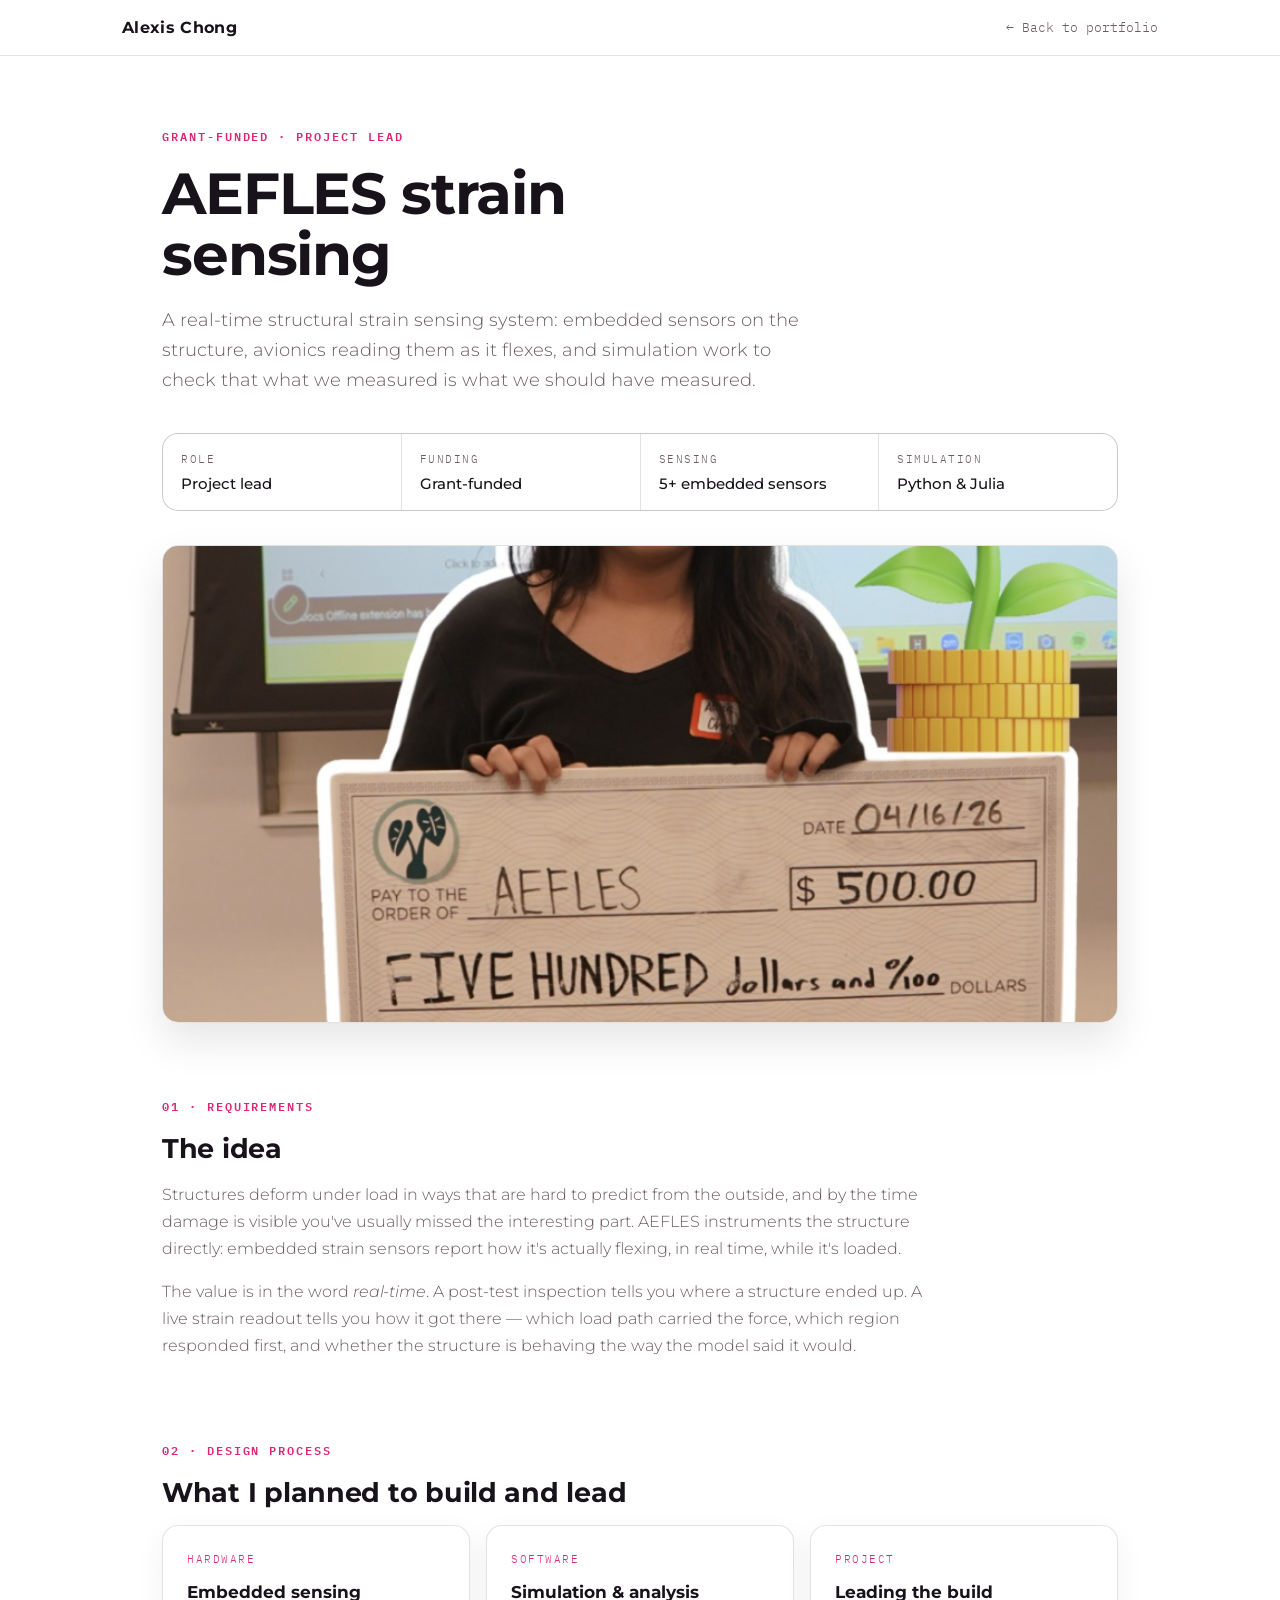
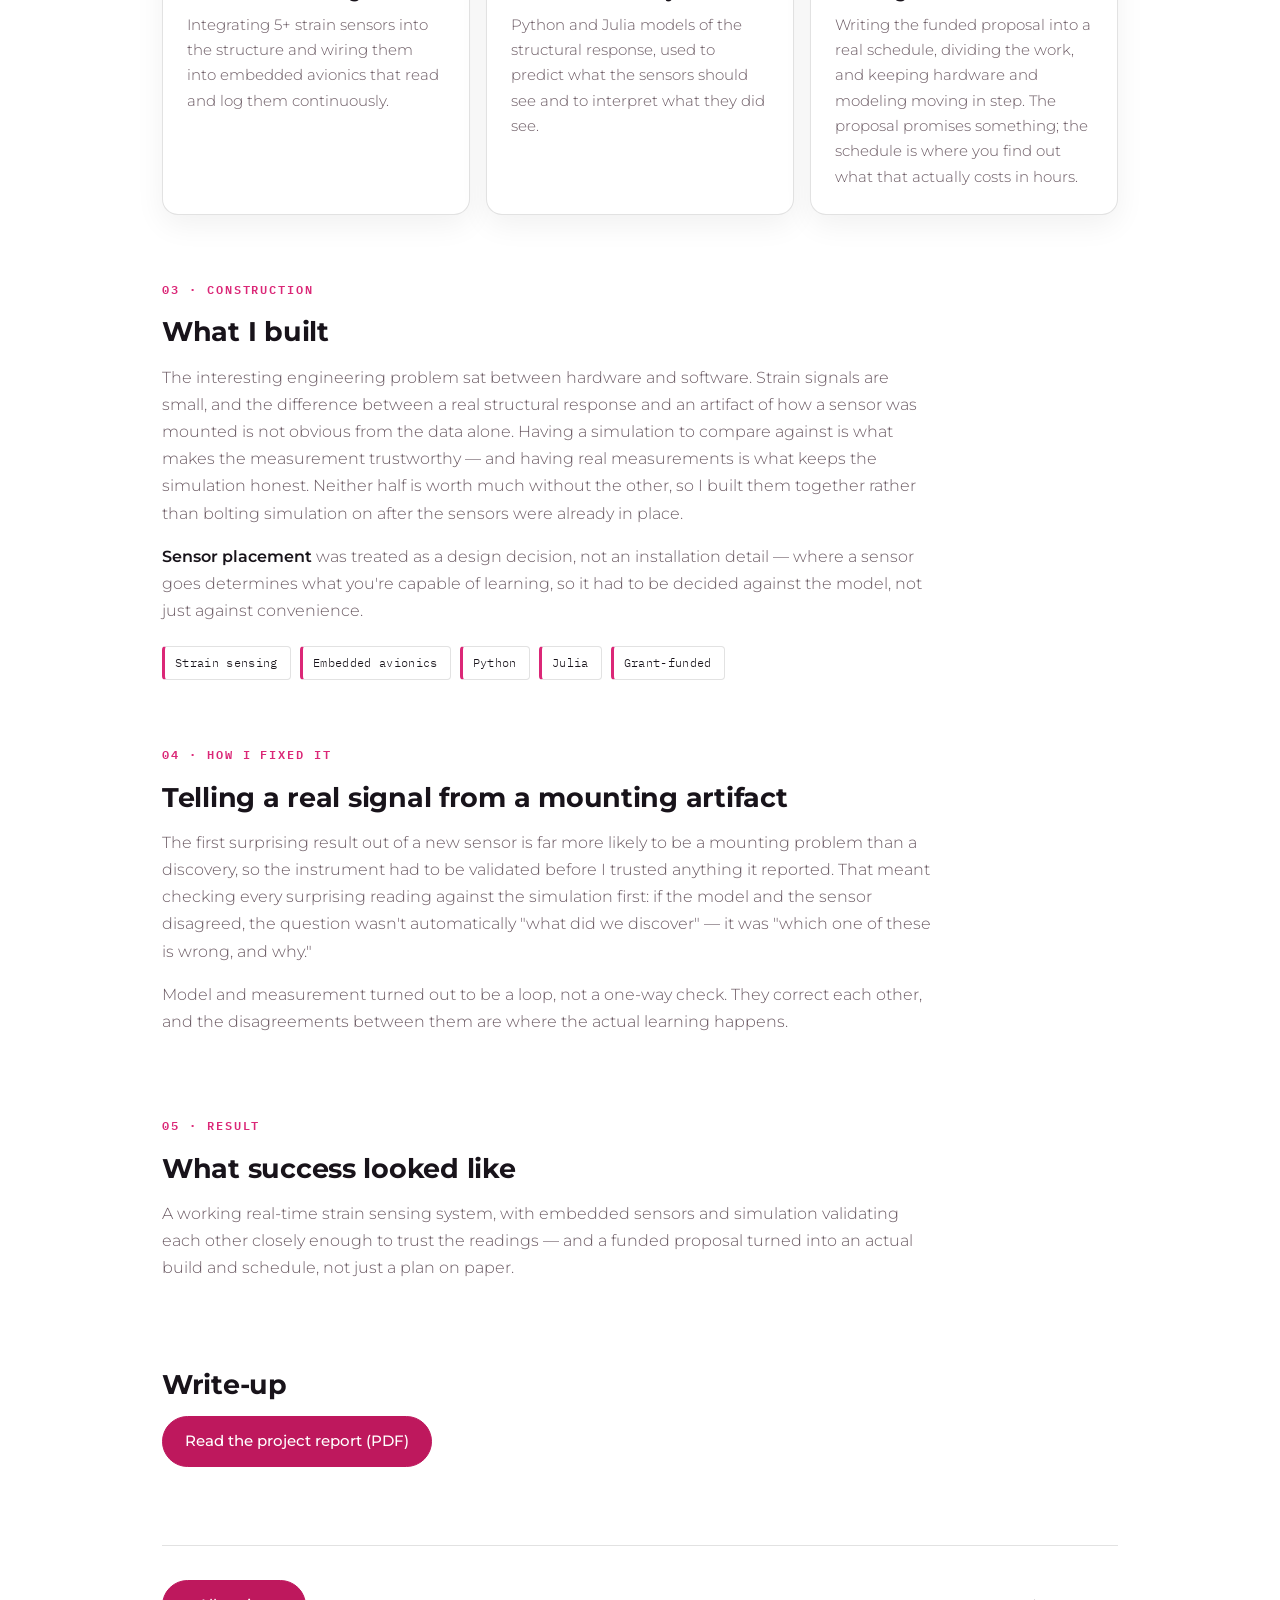
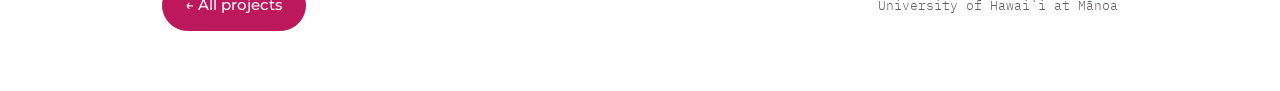
<file: aefles-strain-sensing.html>
<!DOCTYPE html>
<html lang="en">
<head>
<meta charset="UTF-8">
<meta name="viewport" content="width=device-width, initial-scale=1.0">
<title>AEFLES Strain Sensing | Alexis Chong</title>
<meta name="description" content="A grant-funded, real-time structural strain sensing system — embedded sensors, avionics integration, and simulation work in Python and Julia.">
<link rel="preconnect" href="https://fonts.googleapis.com">
<link rel="preconnect" href="https://fonts.gstatic.com" crossorigin>
<link href="https://fonts.googleapis.com/css2?family=Montserrat:wght@300;400;500;600;700&family=IBM+Plex+Mono:wght@400;500&display=swap" rel="stylesheet">
<link rel="stylesheet" href="project.css">
</head>
<body>

<nav>
  <div class="nav-in">
    <a class="nav-name" href="index.html">Alexis Chong</a>
    <a class="nav-back" href="index.html#projects">&larr; Back to portfolio</a>
  </div>
</nav>

<main class="wrap">
  <div class="p-hero">
    <div class="eyebrow">Grant-funded &middot; Project lead</div>
    <h1>AEFLES strain sensing</h1>
    <p class="lede">A real-time structural strain sensing system: embedded sensors on the structure, avionics reading them as it flexes, and simulation work to check that what we measured is what we should have measured.</p>

    <dl class="meta">
      <div><dt>Role</dt><dd>Project lead</dd></div>
      <div><dt>Funding</dt><dd>Grant-funded</dd></div>
      <div><dt>Sensing</dt><dd>5+ embedded sensors</dd></div>
      <div><dt>Simulation</dt><dd>Python &amp; Julia</dd></div>
    </dl>

    <img class="hero-img" src="AEFLES.png" alt="Receiving the grant award that funded the AEFLES project">
  </div>

  <section>
    <div class="eyebrow phase">01 &middot; Requirements</div>
    <h2>The idea</h2>
    <p>Structures deform under load in ways that are hard to predict from the outside, and by the time damage is visible you've usually missed the interesting part. AEFLES instruments the structure directly: embedded strain sensors report how it's actually flexing, in real time, while it's loaded.</p>
    <p>The value is in the word <em>real-time</em>. A post-test inspection tells you where a structure ended up. A live strain readout tells you how it got there — which load path carried the force, which region responded first, and whether the structure is behaving the way the model said it would.</p>
  </section>

  <section>
    <div class="eyebrow phase">02 &middot; Design process</div>
    <h2>What I planned to build and lead</h2>
    <div class="grid">
      <div class="card">
        <span class="mono">Hardware</span>
        <h3>Embedded sensing</h3>
        <p>Integrating 5+ strain sensors into the structure and wiring them into embedded avionics that read and log them continuously.</p>
      </div>
      <div class="card">
        <span class="mono">Software</span>
        <h3>Simulation &amp; analysis</h3>
        <p>Python and Julia models of the structural response, used to predict what the sensors should see and to interpret what they did see.</p>
      </div>
      <div class="card">
        <span class="mono">Project</span>
        <h3>Leading the build</h3>
        <p>Writing the funded proposal into a real schedule, dividing the work, and keeping hardware and modeling moving in step. The proposal promises something; the schedule is where you find out what that actually costs in hours.</p>
      </div>
    </div>
  </section>

  <section>
    <div class="eyebrow phase">03 &middot; Construction</div>
    <h2>What I built</h2>
    <p>The interesting engineering problem sat between hardware and software. Strain signals are small, and the difference between a real structural response and an artifact of how a sensor was mounted is not obvious from the data alone. Having a simulation to compare against is what makes the measurement trustworthy — and having real measurements is what keeps the simulation honest. Neither half is worth much without the other, so I built them together rather than bolting simulation on after the sensors were already in place.</p>
    <p><strong>Sensor placement</strong> was treated as a design decision, not an installation detail — where a sensor goes determines what you're capable of learning, so it had to be decided against the model, not just against convenience.</p>
    <div class="facts">
      <span class="fact">Strain sensing</span>
      <span class="fact">Embedded avionics</span>
      <span class="fact">Python</span>
      <span class="fact">Julia</span>
      <span class="fact">Grant-funded</span>
    </div>
  </section>

  <section>
    <div class="eyebrow phase">04 &middot; How I fixed it</div>
    <h2>Telling a real signal from a mounting artifact</h2>
    <p>The first surprising result out of a new sensor is far more likely to be a mounting problem than a discovery, so the instrument had to be validated before I trusted anything it reported. That meant checking every surprising reading against the simulation first: if the model and the sensor disagreed, the question wasn't automatically "what did we discover" — it was "which one of these is wrong, and why."</p>
    <p>Model and measurement turned out to be a loop, not a one-way check. They correct each other, and the disagreements between them are where the actual learning happens.</p>
  </section>

  <section>
    <div class="eyebrow phase">05 &middot; Result</div>
    <h2>What success looked like</h2>
    <p>A working real-time strain sensing system, with embedded sensors and simulation validating each other closely enough to trust the readings — and a funded proposal turned into an actual build and schedule, not just a plan on paper.</p>
  </section>

  <section>
    <h2>Write-up</h2>
    <div class="dl">
      <a class="btn primary" href="AEFLES report.pdf" target="_blank" rel="noopener noreferrer">Read the project report (PDF)</a>
    </div>
  </section>

  <div class="p-foot">
    <a class="btn primary" href="index.html#projects">&larr; All projects</a>
    <span class="mono">University of Hawai&#699;i at M&#257;noa</span>
  </div>
</main>

</body>
</html>
</file>
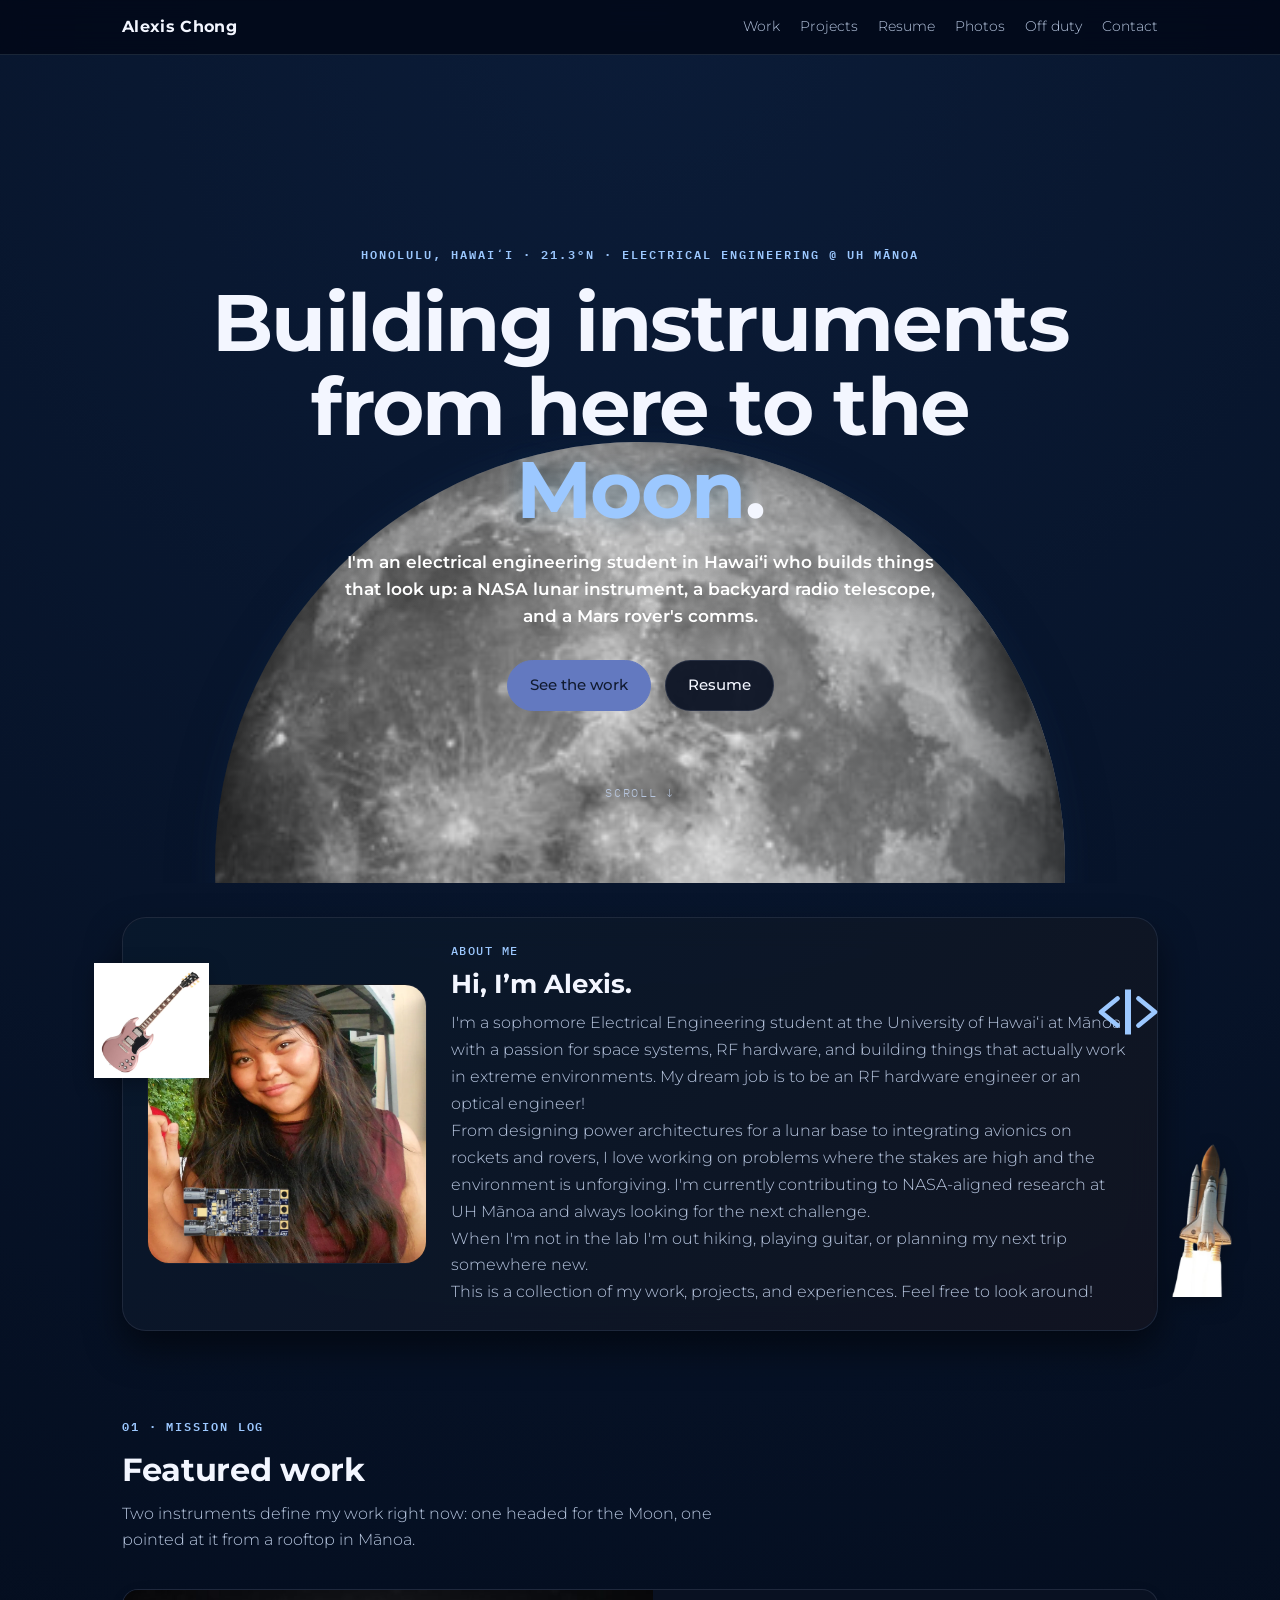
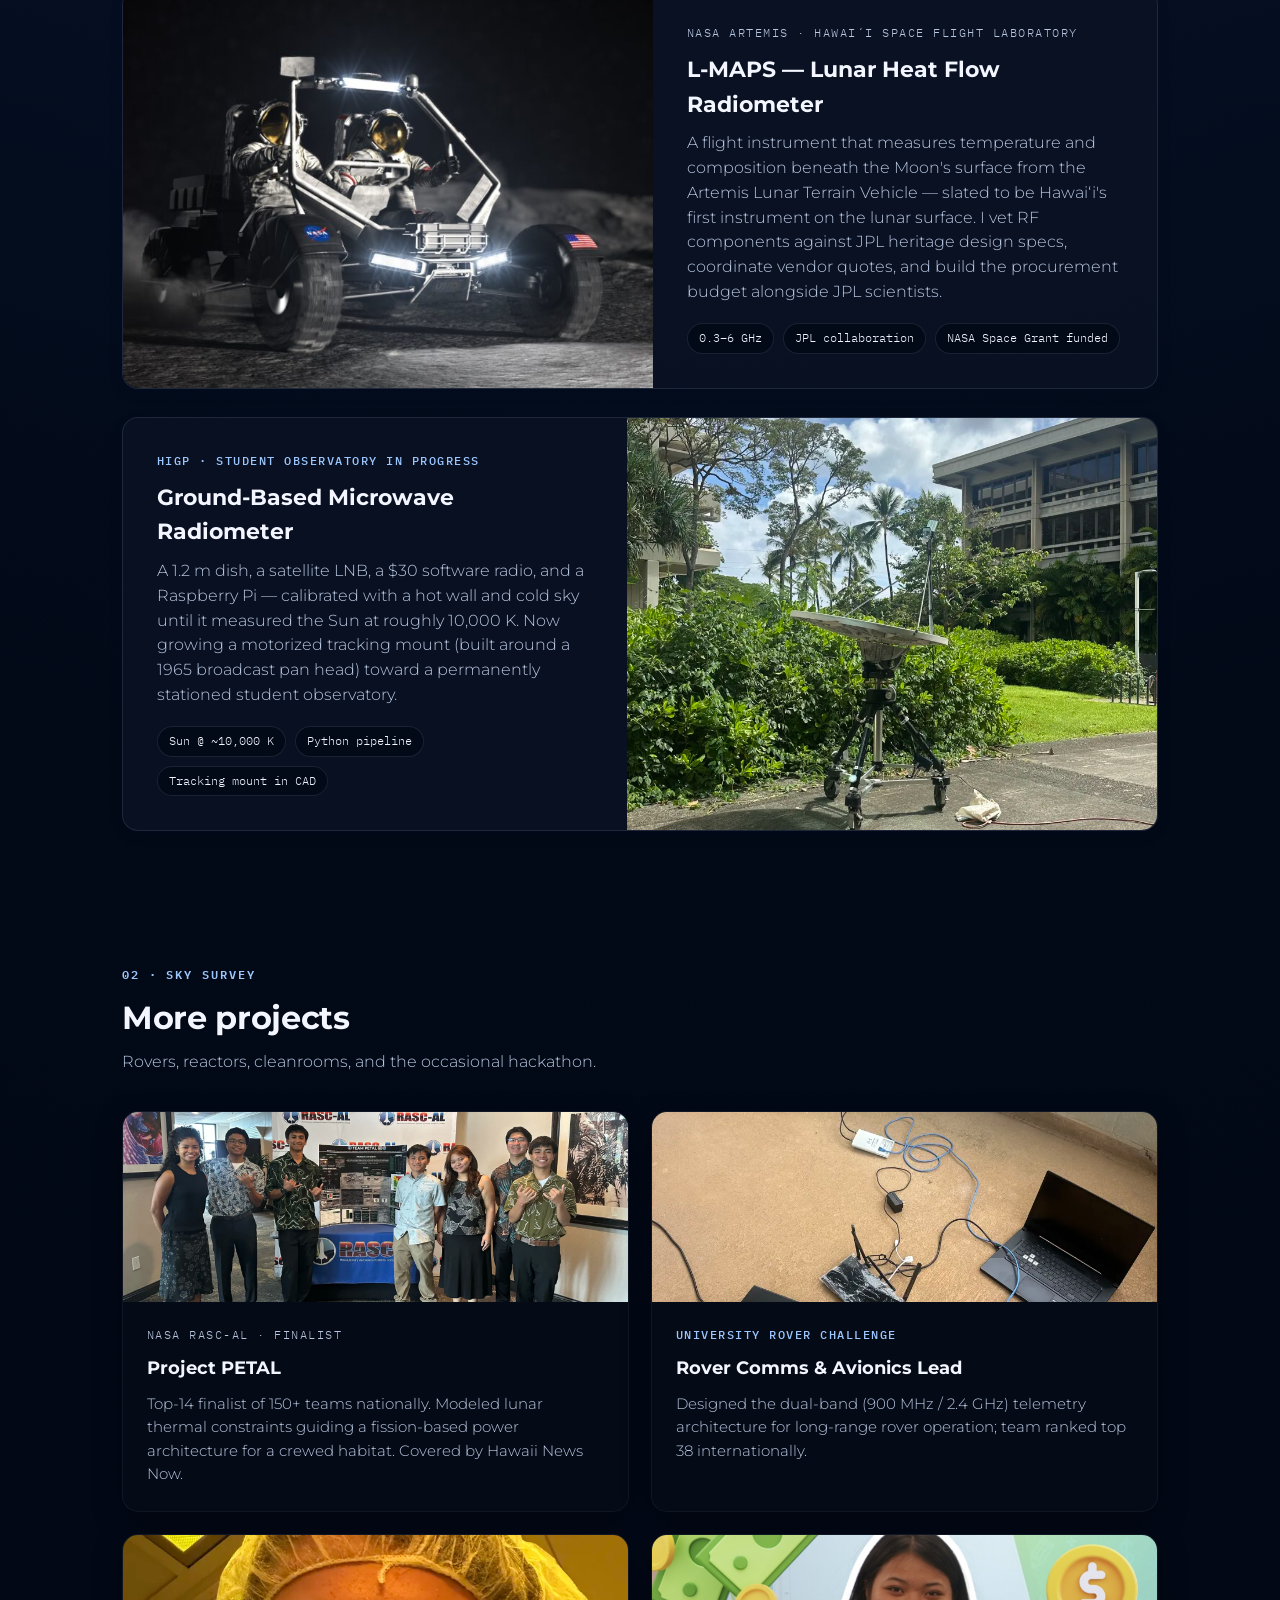
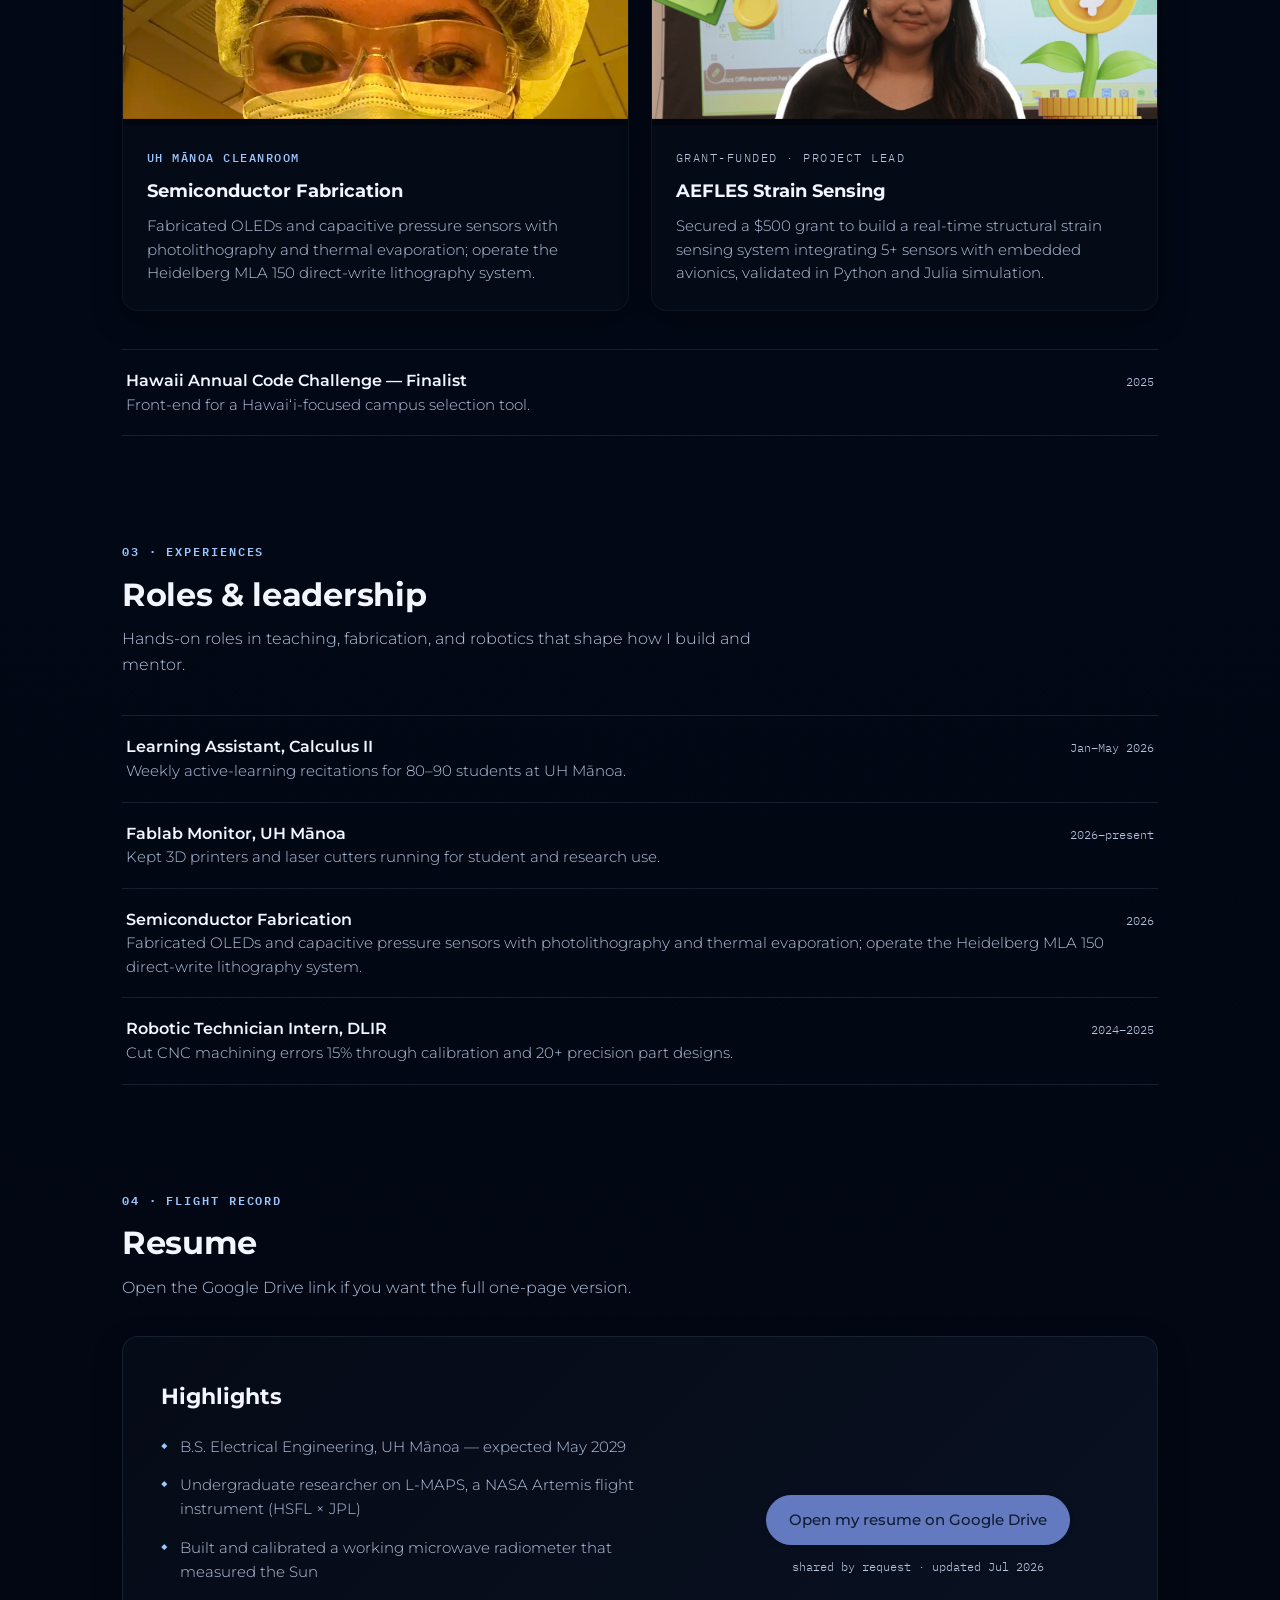
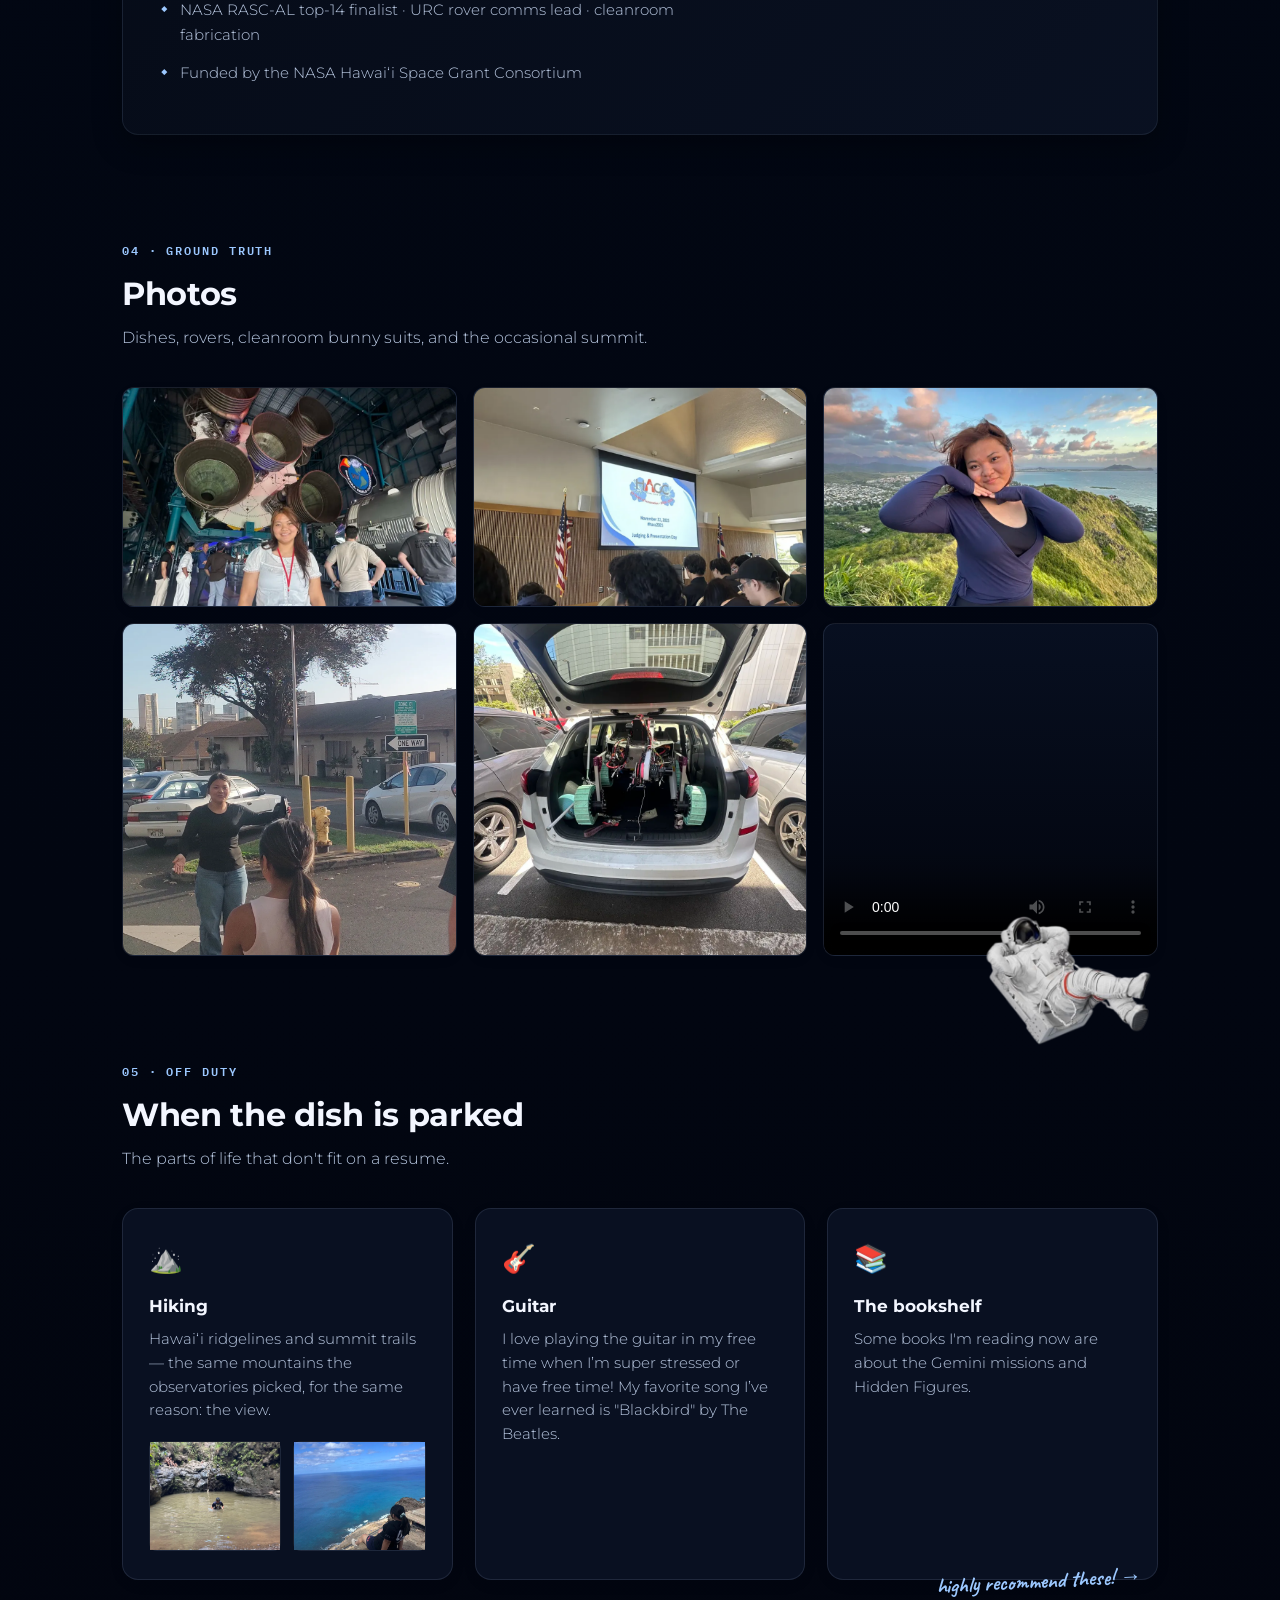
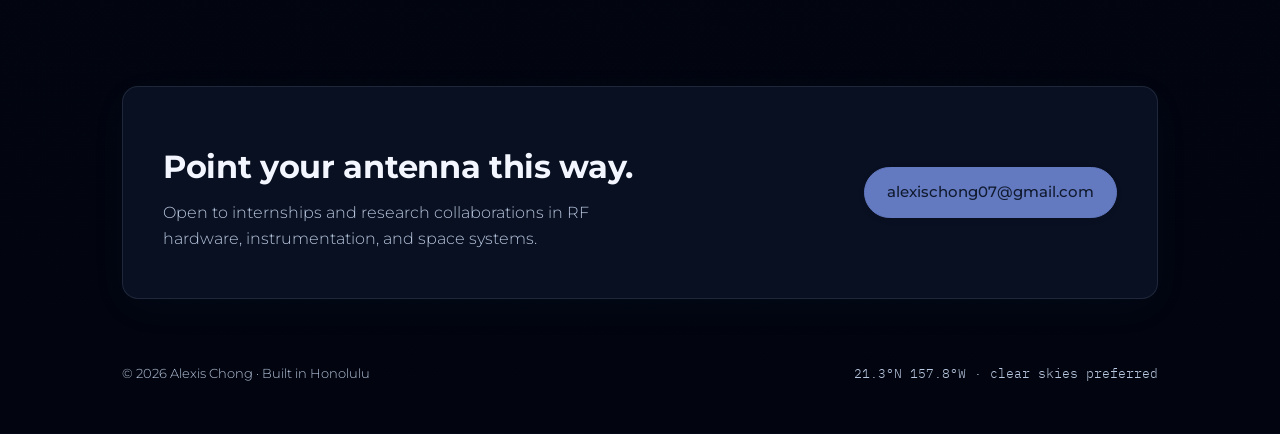
<file: alexis_chong_portfolio.html>
<!DOCTYPE html>
<html lang="en">
<head>
<meta charset="UTF-8">
<meta name="viewport" content="width=device-width, initial-scale=1.0">
<title>Alexis Chong</title>
<link rel="preconnect" href="https://fonts.googleapis.com">
<link rel="preconnect" href="https://fonts.gstatic.com" crossorigin>
<link href="https://fonts.googleapis.com/css2?family=Montserrat:wght@300;400;500;600;700&family=IBM+Plex+Mono:wght@400;500&family=Caveat:wght@400;700&display=swap" rel="stylesheet">
<style>
  :root{
    --space:#020917;        /* deep space background */
    --space-2:#000000;      /* darker section surfaces */
    --card:rgba(10,18,35,0.92); /* translucent card surface */
    --line:rgba(141,164,190,0.16); /* soft divider lines */
    --moonlight:#F3F6FF;    /* bright text for contrast */
    --dust:#B8C7E0;         /* lighter descriptive text */
    --solar:#6379c0;        /* cool blue accent */
    --cold:#9CC8FF;         /* sky-blue highlight */
    --warm-star:#F7C978;    /* warm star accent */
    --radius:16px;
  }
  *{box-sizing:border-box;margin:0;padding:0}
  html{scroll-behavior:smooth}
  @media (prefers-reduced-motion: reduce){
    html{scroll-behavior:auto}
    *,*::before,*::after{animation:none!important;transition:none!important}
  }
  body{
    font-family:'Montserrat',system-ui,sans-serif;font-weight:300;
    background:radial-gradient(circle at top, #0b1c38 0%, #020917 35%, #02050f 100%);
    color:var(--moonlight);line-height:1.6;
    overflow-x:hidden;
  }
  h1,h2,h3,.nav-name{font-family:'Montserrat',sans-serif}
  a{color:var(--cold)}
  a:focus-visible{outline:3px solid var(--solar);outline-offset:3px}
  .mono{font-family:'IBM Plex Mono',monospace}
  .wrap{max-width:1080px;margin:0 auto;padding:0 22px}

  /* Handwritten/Human margin notes */
  .handwritten {
    font-family: 'Caveat', cursive;
    color: var(--cold);
    font-size: 1.35rem;
    font-weight: 700;
    letter-spacing: 0;
    display: inline-block;
    line-height: 1.2;
  }

  /* ---------- starfield (subtle celestial dust in light mode) ---------- */
  .stars,.stars2{position:fixed;inset:0;pointer-events:none;z-index:0}
  .stars{
    background-image:
      radial-gradient(1px 1px at 8% 16%, rgba(255,255,255,0.9) 50%, transparent 51%),
      radial-gradient(1px 1px at 18% 38%, rgba(220,238,255,0.75) 50%, transparent 51%),
      radial-gradient(1px 1px at 30% 70%, rgba(255,255,255,0.9) 50%, transparent 51%),
      radial-gradient(1px 1px at 45% 22%, rgba(156,200,255,0.7) 50%, transparent 51%),
      radial-gradient(1px 1px at 58% 84%, rgba(255,255,255,0.85) 50%, transparent 51%),
      radial-gradient(1px 1px at 72% 55%, rgba(156,200,255,0.6) 50%, transparent 51%),
      radial-gradient(1px 1px at 84% 28%, rgba(255,255,255,0.8) 50%, transparent 51%),
      radial-gradient(1px 1px at 92% 75%, rgba(156,200,255,0.55) 50%, transparent 51%);
    opacity:.95;
  }
  .stars2{
    background-image:
      radial-gradient(1px 1px at 15% 10%, rgba(255,255,255,0.9) 50%, transparent 51%),
      radial-gradient(1px 1px at 26% 60%, rgba(156,200,255,0.6) 50%, transparent 51%),
      radial-gradient(1px 1px at 47% 34%, rgba(255,255,255,0.85) 50%, transparent 51%),
      radial-gradient(1px 1px at 63% 80%, rgba(255,255,255,0.9) 50%, transparent 51%),
      radial-gradient(1px 1px at 78% 42%, rgba(156,200,255,0.55) 50%, transparent 51%),
      radial-gradient(1px 1px at 88% 22%, rgba(255,255,255,0.8) 50%, transparent 51%);
    opacity:.75;animation:twinkle 8s ease-in-out infinite alternate;
  }
  @keyframes twinkle{from{opacity:.3}to{opacity:.8}}

  /* ---------- nav ---------- */
  nav{position:sticky;top:0;z-index:20;background:rgba(2, 8, 25, 0.88);backdrop-filter:blur(12px);border-bottom:1px solid rgba(141,164,190,0.18)}
  .nav-in{display:flex;justify-content:space-between;align-items:center;padding:14px 22px;max-width:1080px;margin:0 auto}
  .nav-name{font-weight:700;letter-spacing:.02em;text-decoration:none;color:var(--moonlight)}
  .nav-links{display:flex;gap:20px;flex-wrap:wrap}
  .nav-links a{text-decoration:none;color:var(--dust);font-size:.9rem}
  .nav-links a:hover{color:var(--moonlight)}

  /* ---------- hero: the moon ---------- */
  header{position:relative;z-index:1;min-height:92vh;display:flex;flex-direction:column;justify-content:center;overflow:hidden}
  .moon {
    position: absolute;
    left: 50%;
    bottom: -32vw;
    transform: translate(var(--moontx, -50%), var(--moonty, 0px)) scale(var(--moonscale, 1));
    width: 74vw;
    max-width: 850px;
    aspect-ratio: 1;
    border-radius: 50%;
    background-color: transparent;
    /* Actual moon image file in this folder */
    background-image: url('Moon.png'), url('https://upload.wikimedia.org/wikipedia/commons/thumb/e/e1/FullMoon2010.jpg/1024px-FullMoon2010.jpg');
    background-repeat: no-repeat;
    background-size: 150%;
    background-position: center center;
    /* Soft atmospheric scatter shadow tailored for comfortable light mode */
    box-shadow: 0 10px 60px rgba(33, 37, 41, 0.12), 
                0 0 40px rgba(2, 132, 199, 0.08),
                inset -20px -20px 60px rgba(0, 0, 0, 0.85);
    transition: transform 0.1s cubic-bezier(0.1, 0.8, 0.2, 1);
    will-change: transform;
  }
  .moon::before { 
    content: "";
    position: absolute;
    inset: 0;
    border-radius: 50%;
    background: radial-gradient(circle at 35% 35%, transparent 20%, rgba(33, 37, 41, 0.3) 55%, rgba(33, 37, 41, 0.8) 100%);
    opacity: 0.9;
    pointer-events: none;
  }
  .hero-copy{position:relative;z-index:2;text-align:center;padding:110px 22px 0}
  .hero-profile{position:relative;z-index:2;display:grid;grid-template-columns:minmax(220px,280px) 1fr;gap:24px;align-items:center;justify-content:center;margin:34px auto 0;padding:24px;max-width:1080px;background:rgba(10,18,35,0.88);backdrop-filter:blur(14px);border:1px solid rgba(141,164,190,0.16);border-radius:24px;box-shadow:0 18px 35px rgba(0,0,0,0.5);}
  .hero-profile::before{content:'';position:absolute;inset:0;border-radius:24px;background:linear-gradient(135deg,rgba(2,132,199,0.06),rgba(180,83,9,0.05));pointer-events:none;}
  .hero-profile>*{position:relative;z-index:2}
  .profile-photo{min-height:260px;border-radius:22px;overflow:hidden;border:1px solid rgba(141,164,190,0.12);background:rgba(6,12,24,0.5);}
  .profile-photo img{position:absolute;inset:0;width:100%;height:100%;object-fit:cover}
  .profile-photo.empty::after{content:attr(data-need);position:absolute;inset:0;display:flex;align-items:center;justify-content:center;text-align:center;padding:18px;font-family:'IBM Plex Mono',monospace;font-size:.88rem;color:var(--dust)}
  .profile-details h3{margin:0 0 12px;font-size:1.6rem;line-height:1.1}
  .profile-details p{margin:0;color:var(--dust);font-size:.99rem;line-height:1.7;max-width:100%}
  .profile-gadgets{position:absolute;inset:0;pointer-events:none}
  .gadget{position:absolute;width:140px;height:140px;border-radius:12px;border:none;background:transparent;box-shadow:none;display:flex;align-items:center;justify-content:center;text-align:center;padding:6px;font-family:'IBM Plex Mono',monospace;font-size:.82rem;color:var(--dust);transition:transform .25s ease,box-shadow .25s ease;pointer-events:auto;animation:floatGadget 7s ease-in-out infinite alternate;}
  .gadget:hover{transform:translateY(-6px) scale(1.05);box-shadow:0 24px 40px rgba(33,37,41,0.12)}
  .gadget:nth-child(1){top:8%;left:-4%}
  .gadget:nth-child(2){top:6%;right:-4%}
  .gadget:nth-child(3){bottom:12%;left:4%}
  .gadget:nth-child(4){bottom:12%;right:-12%}
  @keyframes floatGadget{from{transform:translateY(0px)}to{transform:translateY(-10px)}}
  .artemis-float{
    position:absolute;
    top:18px;
    right:18px;
    width:130px;
    max-width:34%;
    pointer-events:none;
    z-index:2;
    filter:drop-shadow(0 18px 32px rgba(33,37,41,0.16));
    transform:translate(10px,-10px) rotate(0deg) scale(1);
    opacity:1;
  }
  .satellite-dish{
    position:absolute;
    left:14px;
    bottom:18px;
    width:120px;
    max-width:24%;
    background:transparent;
    pointer-events:none;
    z-index:1;
    transform:rotate(-6deg);
    filter:drop-shadow(0 22px 38px rgba(0, 0, 0, 0.35));
  }

  .satellite-dish.blastoff{
    animation:blastoffDish 1.8s ease-out forwards;
  }

  @keyframes blastoffDish{
    0%{transform:rotate(-6deg) translate(0,0) scale(1);opacity:1}
    40%{transform:rotate(-3deg) translate(6px,16px) scale(1.02);opacity:1}
    70%{transform:rotate(-2deg) translate(24px,82px) scale(1.06);opacity:1}
    100%{transform:rotate(0deg) translate(72px,220px) scale(1.12);opacity:0.1}
  }
  .artemis-float.blastoff{
    animation:blastoff 1.1s ease-in-out forwards;
  }
  @keyframes blastoff{
    0%{transform:translate(10px,-10px) rotate(0deg) scale(1);opacity:1}
    40%{transform:translate(16px,-34px) rotate(6deg) scale(1.08);opacity:1}
    70%{transform:translate(40px,-120px) rotate(10deg) scale(1.16);opacity:0.8}
    100%{transform:translate(120px,-280px) rotate(15deg) scale(1.3);opacity:0}
  }
  .eyebrow{font-family:'IBM Plex Mono',monospace;font-size:.78rem;letter-spacing:.16em;color:var(--cold);text-transform:uppercase;font-weight:600}
  h1{font-size:clamp(2.7rem,7.5vw,5rem);font-weight:700;letter-spacing:-.02em;line-height:1.04;margin:16px auto 18px;max-width:860px;color:var(--moonlight)}
  h1 .glow{color:var(--cold);text-shadow:0 0 26px rgba(2, 132, 199, 0.15)}
  .tagline{max-width:620px;margin:0 auto;color:var(--dust);font-size:1.06rem}
  .lowkey{
    color: #ffffff;
    font-weight:600;
    text-shadow:0 6px 20px rgba(0,0,0,0.65);
    transition: color .25s ease, opacity .25s ease;
  }
  .hero-ctas{margin-top:30px;display:flex;gap:14px;justify-content:center;flex-wrap:wrap;align-items:center}
  
  .hero-note {
    position: absolute;
    right: 15%;
    top: 55%;
    transform: rotate(6deg);
    max-width: 150px;
    text-align: left;
  }
  @media (max-width: 1024px) {
    .hero-note { display: none; }
  }

  .btn{
    display:inline-block;padding:12px 22px;border-radius:999px;text-decoration:none;
    font-weight:500;font-size:.95rem;
    border:1.5px solid var(--line);color:var(--moonlight);background:var(--card);
    box-shadow: 0 2px 8px rgba(33, 37, 41, 0.04);
    transition:transform .15s ease, background .15s ease, border-color .15s ease, box-shadow .15s ease;
  }
  .btn:hover{transform:translateY(-2px);border-color:var(--cold);box-shadow: 0 4px 12px rgba(2, 132, 199, 0.12)}
  .btn.primary{background:var(--solar);border-color:var(--solar);color:var(--card)}
  .btn.primary:hover{background:#495057;border-color:#495057;box-shadow: 0 4px 12px rgba(33, 37, 41, 0.15)}
  .scroll-hint{position:relative;z-index:2;text-align:center;margin-top:8vh;color:var(--dust);font-family:'IBM Plex Mono',monospace;font-size:.75rem;letter-spacing:.14em}

  /* ---------- sections ---------- */
  main{position:relative;z-index:1}
  section{padding:86px 0 20px}
  .sec-eyebrow{font-family:'IBM Plex Mono',monospace;font-size:.74rem;letter-spacing:.16em;text-transform:uppercase;color:var(--cold);font-weight:600}
  h2{font-size:2rem;font-weight:700;letter-spacing:-.01em;margin:8px 0 6px;color:var(--moonlight)}
  .sec-note{color:var(--dust);max-width:640px;margin-bottom:36px}

  .feature{
    position:relative;
    display:grid;grid-template-columns:1.05fr 1fr;
    background:var(--card);border:1px solid var(--line);border-radius:var(--radius);
    overflow:hidden;margin-bottom:28px;
    box-shadow: 0 4px 20px rgba(33, 37, 41, 0.04);
  }
  .artemis-float{
    position:absolute;
    top:18px;
    right:18px;
    width:130px;
    max-width:34%;
    pointer-events:none;
    z-index:2;
    filter:drop-shadow(0 18px 32px rgba(33,37,41,0.16));
    transform:translate(10px,-10px) rotate(0deg) scale(1);
    opacity:1;
  }
  @media (max-width: 900px) {
    .artemis-float{display:none}
  }
  .feature:nth-of-type(even){grid-template-columns:1fr 1.05fr}
  .feature:nth-of-type(even) .shot{order:2}
  .shot{position:relative;min-height:280px;background:linear-gradient(180deg,rgba(8,16,34,0.95),rgba(2,5,14,0.95));}
  .shot img{position:absolute;inset:0;width:100%;height:100%;object-fit:cover}
  .shot.empty::after{
    content:attr(data-need);
    position:absolute;inset:14px;border:2px dashed var(--line);border-radius:12px;
    display:flex;align-items:center;justify-content:center;text-align:center;padding:20px;
    font-family:'IBM Plex Mono',monospace;font-size:.8rem;color:var(--dust);
  }
  .feat-body{padding:34px;display:flex;flex-direction:column}
  .tag{font-family:'IBM Plex Mono',monospace;font-size:.72rem;letter-spacing:.13em;text-transform:uppercase;color:var(--dust);margin-bottom:10px}
  .tag.cold{color:var(--cold);font-weight:500}
  h3{font-size:1.35rem;font-weight:700;margin-bottom:10px;color:var(--moonlight)}
  .feat-body p{color:var(--dust);font-size:.97rem}
  .facts{margin-top:auto;padding-top:18px;display:flex;gap:9px;flex-wrap:wrap}
  .fact{font-family:'IBM Plex Mono',monospace;font-size:.73rem;padding:5px 11px;border:1px solid var(--line);border-radius:999px;color:var(--moonlight);background:var(--space)}

  .grid{display:grid;grid-template-columns:repeat(2,1fr);gap:22px}
  .cardp{background:rgba(6,12,24,0.9);border:1px solid rgba(141,164,190,0.08);border-radius:var(--radius);overflow:hidden;display:flex;flex-direction:column;box-shadow: 0 10px 30px rgba(0,0,0,0.32)}
  .cardp .shot{min-height:190px}
  .cardp .feat-body{padding:24px}
  .cardp h3{font-size:1.1rem}
  .cardp p{font-size:.92rem}

  .also{margin-top:38px;border-top:1px solid var(--line)}
  .also-row{display:grid;grid-template-columns:1fr auto;gap:8px;padding:18px 4px;border-bottom:1px solid var(--line);align-items:baseline}
  .also-row strong{font-weight:600;color:var(--moonlight)}
  .also-row span{display:block;color:var(--dust);font-size:.92rem}
  .also-row .mono{color:var(--dust);font-size:.78rem;white-space:nowrap}

  /* ---------- resume ---------- */
  .resume-card{
    background:linear-gradient(135deg, rgba(6,12,24,0.9), rgba(10,18,35,0.92));
    border:1px solid rgba(141,164,190,0.12);border-radius:var(--radius);padding:42px 38px;
    display:grid;grid-template-columns:1.3fr 1fr;gap:34px;align-items:center;
    box-shadow: 0 10px 30px rgba(0, 0, 0, 0.3);
  }
  .resume-list{list-style:none;margin-top:14px}
  .resume-list li{display:flex;gap:12px;padding:7px 0;color:var(--dust);font-size:.95rem}
  .resume-list li::before{content:"◆";color:var(--cold);font-size:.7rem;line-height:1.9}
  .resume-side{text-align:center}
  .resume-side .mono{display:block;color:var(--dust);font-size:.78rem;margin-top:12px}

  /* ---------- gallery ---------- */
  .gallery{display:grid;grid-template-columns:repeat(3,1fr);gap:16px}
  .gallery .shot{min-height:220px;border-radius:12px;overflow:hidden;border:1px solid var(--line);box-shadow: 0 4px 15px rgba(33, 37, 41, 0.03)}

  /* ---------- off duty ---------- */
  .offduty-container{position:relative}
  .fun-grid{display:grid;grid-template-columns:repeat(3,1fr);gap:22px;position:relative;z-index:2}
  .fun{background:var(--card);border:1px solid var(--line);border-radius:var(--radius);padding:28px 26px;position:relative;box-shadow: 0 4px 20px rgba(33, 37, 41, 0.03)}
  .fun .emoji{font-size:1.7rem}
  .fun h3{font-size:1.08rem;margin:12px 0 8px;color:var(--moonlight)}
  .fun p,.fun li{color:var(--dust);font-size:.93rem}
  .fun ul{list-style:none;margin-top:6px}
  .fun li{padding:4px 0}
  .fun li::before{content:"— "}
  .hiking-pics{display:grid;grid-template-columns:1fr 1fr;gap:12px;margin-top:18px}
  .hiking-pics .shot{min-height:110px;border-radius:8px;border:1px solid var(--line)}
  .hiking-pics .shot.empty::after{font-size:.65rem;padding:8px}

  .shelf-note {
    position: absolute;
    bottom: -15px;
    right: 15px;
    transform: rotate(-3deg);
  }

  /* Floating Astronaut Integration */
  .floating-astronaut {
    position: absolute;
    right: -10px;
    top: -120px;
    width: 200px;
    height: auto;
    pointer-events: none;
    z-index: 10;
    animation: floatAstronaut 8s ease-in-out infinite;
  }
  @keyframes floatAstronaut {
    0% { transform: translateY(0px) rotate(0deg); }
    50% { transform: translateY(-15px) rotate(4deg); }
    100% { transform: translateY(0px) rotate(0deg); }
  }
  @media (max-width: 900px) {
    .floating-astronaut {
      width: 130px;
      top: -90px;
      right: 10px;
    }
  }

  /* ---------- contact/footer ---------- */
  .contact-card{
    background:var(--card);border:1px solid var(--line);border-radius:var(--radius);
    padding:46px 40px;display:flex;flex-wrap:wrap;gap:26px;align-items:center;justify-content:space-between;
    box-shadow: 0 10px 40px rgba(2, 132, 199, 0.04);
  }
  .contact-card p{color:var(--dust);max-width:460px;margin-top:8px}
  footer{padding:44px 0 50px;color:var(--dust);font-size:.84rem;display:flex;justify-content:space-between;flex-wrap:wrap;gap:10px}

  @media (max-width:820px){
    .feature,.feature:nth-of-type(even){grid-template-columns:1fr}
    .feature:nth-of-type(even) .shot{order:0}
    .grid,.fun-grid{grid-template-columns:1fr}
    .gallery{grid-template-columns:repeat(2,1fr)}
    .resume-card{grid-template-columns:1fr}
    .nav-links{display:none}
    .also-row{grid-template-columns:1fr}
    .moon{width:130vw;bottom:-58vw}
  }
</style>
</head>
<body>
<div class="stars" aria-hidden="true"></div>
<div class="stars2" aria-hidden="true"></div>

<nav>
  <div class="nav-in">
    <a class="nav-name" href="#top">Alexis Chong</a>
    <div class="nav-links">
      <a href="#work">Work</a>
      <a href="#more">Projects</a>
      <a href="#resume">Resume</a>
      <a href="#photos">Photos</a>
      <a href="#offduty">Off duty</a>
      <a href="#contact">Contact</a>
    </div>
  </div>
</nav>

<header id="top">
  <div class="hero-copy">
    <div class="eyebrow">Honolulu, Hawai&#699;i &middot; 21.3&deg;N &middot; Electrical Engineering @ UH M&#257;noa</div>
    <h1>Building instruments<br>from here to the <span class="glow">Moon</span>.</h1>
    <p class="tagline"><span class="lowkey">I'm an electrical engineering student in Hawai&#699;i who builds things that look up: a NASA lunar instrument, a backyard radio telescope, and a Mars rover's comms.</span></p>
    <div class="hero-ctas">
      <a class="btn primary" href="#work">See the work</a>
      <a class="btn" href="#resume">Resume</a>
    </div>
  </div>
  <div class="scroll-hint">SCROLL &darr;</div>
  <div class="moon" id="moon" aria-hidden="true"></div>
</header>

<section id="about" class="about-section wrap">
  <div class="hero-profile">
      <figure class="profile-photo shot">
        <img src="Alexis.webp" alt="Portrait of Alexis Chong" onerror="this.parentElement.classList.add('empty');this.remove()">
      </figure>
    <div class="profile-details">
      <div class="tag cold">About me</div>
      <h3>Hi, I’m Alexis.</h3>
      <p>I'm a sophomore Electrical Engineering student at the University of Hawai&#699;i at M&#257;noa with a passion for space systems, RF hardware, and building things that actually work in extreme environments. My dream job is to be an RF hardware engineer or an optical engineer!</p>
      <p>From designing power architectures for a lunar base to integrating avionics on rockets and rovers, I love working on problems where the stakes are high and the environment is unforgiving. I'm currently contributing to NASA-aligned research at UH M&#257;noa and always looking for the next challenge.</p>
      <p>When I'm not in the lab I'm out hiking, playing guitar, or planning my next trip somewhere new.</p>
      <p>This is a collection of my work, projects, and experiences. Feel free to look around!</p>
    </div>
    <div class="profile-gadgets" aria-hidden="true">
      <div class="gadget" title="Guitar">
        <img src="guitar gadget.jpg" alt="Guitar" style="width:90%;height:auto;object-fit:cover;filter:drop-shadow(0 6px 10px rgba(0,0,0,0.25))">
      </div>
      <div class="gadget" title="Coding">
        <svg width="72" height="72" viewBox="0 0 24 24" fill="none" xmlns="http://www.w3.org/2000/svg" aria-hidden="true">
          <path d="M8.5 7.5L3 12l5.5 4.5" stroke="#9CC8FF" stroke-width="1.6" stroke-linecap="round" stroke-linejoin="round"/>
          <path d="M15.5 7.5L21 12l-5.5 4.5" stroke="#9CC8FF" stroke-width="1.6" stroke-linecap="round" stroke-linejoin="round"/>
          <path d="M13 4.5H11v15h2v-15z" fill="#9CC8FF"/>
        </svg>
      </div>
      <div class="gadget" title="Sensors">
        <img src="Sensors.png" alt="Sensors" style="width:90%;height:auto;object-fit:cover;filter:drop-shadow(0 6px 10px rgba(0,0,0,0.25))">
      </div>
      <div class="gadget" title="Rocket">
        <img src="Rocket.png" alt="Rocket" style="width:90%;height:auto;object-fit:cover;filter:drop-shadow(0 6px 10px rgba(0,0,0,0.25))">
      </div>
    </div>
  </div>
</section>

<main class="wrap">

  <section id="work">
    <div class="sec-eyebrow">01 &middot; Mission log</div>
    <h2>Featured work</h2>
    <p class="sec-note">Two instruments define my work right now: one headed for the Moon, one pointed at it from a rooftop in M&#257;noa.</p>

    <article class="feature">
      <figure class="shot">
        <!-- L-MAPS / mission image placed in this folder -->
        <img src="L-MAPS.jpeg" alt="L-MAPS mission imagery" onerror="this.parentElement.classList.add('empty');this.remove()">
      </figure>
      <img class="artemis-float" src="Artemis.png" alt="Artemis spacecraft floating near the L-MAPS instrument" onerror="this.remove()">
      <div class="feat-body">
        <div class="tag">NASA Artemis &middot; Hawai&#699;i Space Flight Laboratory</div>
        <h3>L-MAPS &mdash; Lunar Heat Flow Radiometer</h3>
        <p>
          A flight instrument that measures temperature and composition beneath the
          Moon's surface from the Artemis Lunar Terrain Vehicle &mdash; slated to be
          Hawai&#699;i's first instrument on the lunar surface. I vet RF components
          against JPL heritage design specs, coordinate vendor quotes, and build the
          procurement budget alongside JPL scientists.
        </p>
        <div class="facts">
          <span class="fact">0.3&ndash;6 GHz</span>
          <span class="fact">JPL collaboration</span>
          <span class="fact">NASA Space Grant funded</span>
        </div>
      </div>
    </article>

    <article class="feature">
      <figure class="shot" data-need="add photo &rarr; images/radiometer.jpg">
        <img src="Ground Microwave Radiometer.webp" alt="The 1.2 meter dish radiometer" onerror="this.parentElement.classList.add('empty');this.remove()">
      </figure>
      <div class="feat-body">
        <div class="tag cold">HIGP &middot; Student observatory in progress</div>
        <h3>Ground-Based Microwave Radiometer</h3>
        <p>
          A 1.2&nbsp;m dish, a satellite LNB, a $30 software radio, and a Raspberry Pi
          &mdash; calibrated with a hot wall and cold sky until it measured the Sun at
          roughly 10,000&nbsp;K. Now growing a motorized tracking mount (built around a
          1965 broadcast pan head) toward a permanently stationed student observatory.
        </p>
        <div class="facts">
          <span class="fact">Sun @ ~10,000 K</span>
          <span class="fact">Python pipeline</span>
          <span class="fact">Tracking mount in CAD</span>
        </div>
      </div>
      <img class="satellite-dish" src="Satellite dish.png" alt="Hovering satellite dish" onerror="this.remove()">
    </article>
  </section>

  <section id="more">
    <div class="sec-eyebrow">02 &middot; Sky survey</div>
    <h2>More projects</h2>
    <p class="sec-note">Rovers, reactors, cleanrooms, and the occasional hackathon.</p>

    <div class="grid">
      <article class="cardp">
        <figure class="shot" data-need="add photo &rarr; images/petal.jpg">
          <img src="Team Petal.webp" alt="Project PETAL team" onerror="this.parentElement.classList.add('empty');this.remove()">
        </figure>
        <div class="feat-body">
          <div class="tag">NASA RASC-AL &middot; Finalist</div>
          <h3>Project PETAL</h3>
          <p>Top-14 finalist of 150+ teams nationally. Modeled lunar thermal constraints guiding a fission-based power architecture for a crewed habitat. Covered by Hawaii News Now.</p>
        </div>
      </article>

      <article class="cardp">
        <figure class="shot" data-need="add photo &rarr; images/rover.jpg">
          <img src="Rover Comms.webp" alt="Team RoSE rover" onerror="this.parentElement.classList.add('empty');this.remove()">
        </figure>
        <div class="feat-body">
          <div class="tag cold">University Rover Challenge</div>
          <h3>Rover Comms &amp; Avionics Lead</h3>
          <p>Designed the dual-band (900&nbsp;MHz / 2.4&nbsp;GHz) telemetry architecture for long-range rover operation; team ranked top 38 internationally.</p>
        </div>
      </article>

      <article class="cardp">
        <figure class="shot" data-need="add photo &rarr; images/cleanroom.jpg">
          <img src="Semiconductor Fabrication.webp" alt="Cleanroom fabrication" style="object-position: center 18%; transform: translateY(-8px) scale(1.02);" onerror="this.parentElement.classList.add('empty');this.remove()">
        </figure>
        <div class="feat-body">
          <div class="tag cold">UH M&#257;noa Cleanroom</div>
          <h3>Semiconductor Fabrication</h3>
          <p>Fabricated OLEDs and capacitive pressure sensors with photolithography and thermal evaporation; operate the Heidelberg MLA&nbsp;150 direct-write lithography system.</p>
        </div>
      </article>

      <article class="cardp">
        <figure class="shot" data-need="add photo &rarr; images/aefles.jpg">
          <img src="AEFLES.png" alt="AEFLES strain sensing system" style="object-position:center 18%; transform: translateY(-8px) scale(1.02);" onerror="this.parentElement.classList.add('empty');this.remove()">
        </figure>
        <div class="feat-body">
          <div class="tag">Grant-funded &middot; Project lead</div>
          <h3>AEFLES Strain Sensing</h3>
          <p>Secured a $500 grant to build a real-time structural strain sensing system integrating 5+ sensors with embedded avionics, validated in Python and Julia simulation.</p>
        </div>
      </article>
    </div>

    <div class="also">
      <div class="also-row">
        <div><strong>Hawaii Annual Code Challenge &mdash; Finalist</strong><span>Front-end for a Hawai&#699;i-focused campus selection tool.</span></div>
        <div class="mono">2025</div>
      </div>
    </div>
  </section>

  <section id="experience">
    <div class="sec-eyebrow">03 &middot; Experiences</div>
    <h2>Roles &amp; leadership</h2>
    <p class="sec-note">Hands-on roles in teaching, fabrication, and robotics that shape how I build and mentor.</p>
    <div class="also">
      <div class="also-row">
        <div><strong>Learning Assistant, Calculus II</strong><span>Weekly active-learning recitations for 80&ndash;90 students at UH M&#257;noa.</span></div>
        <div class="mono">Jan&ndash;May 2026</div>
      </div>
      <div class="also-row">
        <div><strong>Fablab Monitor, UH M&#257;noa</strong><span>Kept 3D printers and laser cutters running for student and research use.</span></div>
        <div class="mono">2026&ndash;present</div>
      </div>
      <div class="also-row">
        <div><strong>Semiconductor Fabrication</strong><span>Fabricated OLEDs and capacitive pressure sensors with photolithography and thermal evaporation; operate the Heidelberg MLA&nbsp;150 direct-write lithography system.</span></div>
        <div class="mono">2026</div>
      </div>
      <div class="also-row">
        <div><strong>Robotic Technician Intern, DLIR</strong><span>Cut CNC machining errors 15% through calibration and 20+ precision part designs.</span></div>
        <div class="mono">2024&ndash;2025</div>
      </div>
    </div>
  </section>

  <section id="resume">
    <div class="sec-eyebrow">04 &middot; Flight record</div>
    <h2>Resume</h2>
    <p class="sec-note">Open the Google Drive link if you want the full one-page version.</p>
    <div class="resume-card">
      <div>
        <h3>Highlights</h3>
        <ul class="resume-list">
          <li>B.S. Electrical Engineering, UH M&#257;noa &mdash; expected May 2029</li>
          <li>Undergraduate researcher on L-MAPS, a NASA Artemis flight instrument (HSFL &times; JPL)</li>
          <li>Built and calibrated a working microwave radiometer that measured the Sun</li>
          <li>NASA RASC-AL top-14 finalist &middot; URC rover comms lead &middot; cleanroom fabrication</li>
          <li>Funded by the NASA Hawai&#699;i Space Grant Consortium</li>
        </ul>
      </div>
      <div class="resume-side">
        <a class="btn primary" href="https://drive.google.com/file/d/1xn8TT-bGbycK9Ma6-P9hTbKlUeRjtUId/view?usp=sharing" target="_blank" rel="noopener noreferrer">Open my resume on Google Drive</a>
        <span class="mono">shared by request &middot; updated Jul 2026</span>
      </div>
    </div>
  </section>

  <section id="photos">
    <div class="sec-eyebrow">04 &middot; Ground truth</div>
    <h2>Photos</h2>
    <p class="sec-note">Dishes, rovers, cleanroom bunny suits, and the occasional summit.</p>
    <div class="gallery">
      <figure class="shot"><img src="Random Images Team Petal.webp" alt="Random Images - Team Petal" onerror="this.parentElement.classList.add('empty');this.remove()"></figure>
      <figure class="shot"><img src="Random Images Hawaii Annual Code Challenge.png" alt="Random Images - Hawaii Annual" onerror="this.parentElement.classList.add('empty');this.remove()"></figure>
      <figure class="shot"><img src="Random Images Up on Lanikai.webp" alt="Random Images - Up on Lanikai" onerror="this.parentElement.classList.add('empty');this.remove()"></figure>
      <figure class="shot"><img src="Random Images Teaching a Class.webp" alt="Random Images - Teaching a Class" onerror="this.parentElement.classList.add('empty');this.remove()"></figure>
      <figure class="shot"><img src="Random Images Transporting the Rover.webp" alt="Random Images - Transporting the Rover" onerror="this.parentElement.classList.add('empty');this.remove()"></figure>
      <figure class="shot">
        <video controls preload="metadata" poster="Random Images Launching a ROCKET!.mp4" style="width:100%;height:100%;object-fit:cover">
          <source src="Random Images Launching a ROCKET!.mp4" type="video/mp4">
          <source src="Random Images Launching a ROCKET!.mov" type="video/quicktime">
          Your browser does not support the video tag.
        </video>
        <div style="margin-top:8px;text-align:center"><a class="btn" href="Random Images Launching a ROCKET!.mp4" download>Download: Launching a ROCKET! (mp4)</a> <a class="btn" href="Random Images Launching a ROCKET!.mov" download>Download: Launching a ROCKET! (mov)</a></div>
      </figure>
    </div>
  </section>

  <section id="offduty" class="offduty-container">
    <!-- The astronaut image hangs out near the days off section -->
    <img src="Astronaut.png" class="floating-astronaut" alt="Astronaut relaxing near the off duty section" onerror="this.parentElement.classList.add('empty');this.remove()">

    <div class="sec-eyebrow">05 &middot; Off duty</div>
    <h2>When the dish is parked</h2>
    <p class="sec-note">The parts of life that don't fit on a resume.</p>
    <div class="fun-grid">
      <div class="fun">
        <div class="emoji">&#9968;&#65039;</div>
        <h3>Hiking</h3>
        <p>Hawai&#699;i ridgelines and summit trails &mdash; the same mountains the observatories picked, for the same reason: the view.</p>
        <div class="hiking-pics">
          <figure class="shot" data-need="add hike pic"><img src="Hiking.webp" alt="Hiking 1" onerror="this.parentElement.classList.add('empty');this.remove()"></figure>
          <figure class="shot" data-need="add hike pic"><img src="Hiking (2).webp" alt="Hiking 2" onerror="this.parentElement.classList.add('empty');this.remove()"></figure>
        </div>
      </div>
      <div class="fun">
        <div class="emoji">&#127928;</div>
        <h3>Guitar</h3>
        <p>I love playing the guitar in my free time when I’m super stressed or have free time! My favorite song I’ve ever learned is "Blackbird" by The Beatles.</p>
      </div>
      <div class="fun">
        <div class="emoji">&#128218;</div>
        <h3>The bookshelf</h3>
        <p>Some books I'm reading now are about the Gemini missions and Hidden Figures.</p>
        <span class="handwritten shelf-note">highly recommend these! &rarr;</span>
      </div>
    </div>
  </section>

  <section id="contact">
    <div class="contact-card">
      <div>
        <h2>Point your antenna this way.</h2>
        <p>Open to internships and research collaborations in RF hardware, instrumentation, and space systems.</p>
      </div>
      <a class="btn primary" href="mailto:alexischong07@gmail.com">alexischong07@gmail.com</a>
    </div>
  </section>

  <footer>
    <div>&copy; 2026 Alexis Chong &middot; Built in Honolulu</div>
    <div class="mono">21.3&deg;N 157.8&deg;W &middot; clear skies preferred</div>
  </footer>

</main>

<script>
  // Dynamic Scroll Tracking: Moon grows and glides elegantly to the side
  (function(){
    var reduce = window.matchMedia('(prefers-reduced-motion: reduce)').matches;
    if (reduce) return;
    var moon = document.getElementById('moon');
    function onScroll(){
      var s = Math.min(window.scrollY / (window.innerHeight * 0.8), 1);
      
      // Starts perfectly centered (-50%), translates horizontally up to 15% to move to the right side
      var translateX = -50 + (s * 65);
      // Fades slightly downwards to preserve flow
      var translateY = s * 80;
      // Expands beautifully
      var scale = 1 + (s * 0.35);
      
      moon.style.setProperty('--moontx', translateX.toFixed(2) + '%');
      moon.style.setProperty('--moonty', translateY.toFixed(2) + 'px');
      moon.style.setProperty('--moonscale', scale.toFixed(3));
    }
    window.addEventListener('scroll', onScroll, {passive:true});
    onScroll();

    var artemis = document.querySelector('#work .feature .artemis-float');
    if (artemis) {
      var observer = new IntersectionObserver(function(entries, obs) {
        entries.forEach(function(entry) {
          if (entry.isIntersecting && entry.intersectionRatio > 0.25) {
            artemis.classList.add('blastoff');
            obs.disconnect();
          }
        });
      }, {threshold: [0.25], rootMargin: '0px 0px -35% 0px'});
      var artemisFeature = document.querySelector('#work .feature');
      if (artemisFeature) observer.observe(artemisFeature);
    }
    // Satellite dish: trigger blastoff only when its feature card enters view
    var dish = document.querySelector('#work .feature .satellite-dish');
    if (dish) {
      var dishObserver = new IntersectionObserver(function(entries, obs) {
        entries.forEach(function(entry) {
          if (entry.isIntersecting && entry.intersectionRatio > 0.25) {
            dish.classList.add('blastoff');
            obs.disconnect();
          }
        });
      }, {threshold: [0.25], rootMargin: '0px 0px -35% 0px'});
      var dishFeature = document.querySelector('#work .feature');
      if (dishFeature) dishObserver.observe(dishFeature);
    }
  })();
</script>
</body>
</html>
</file>
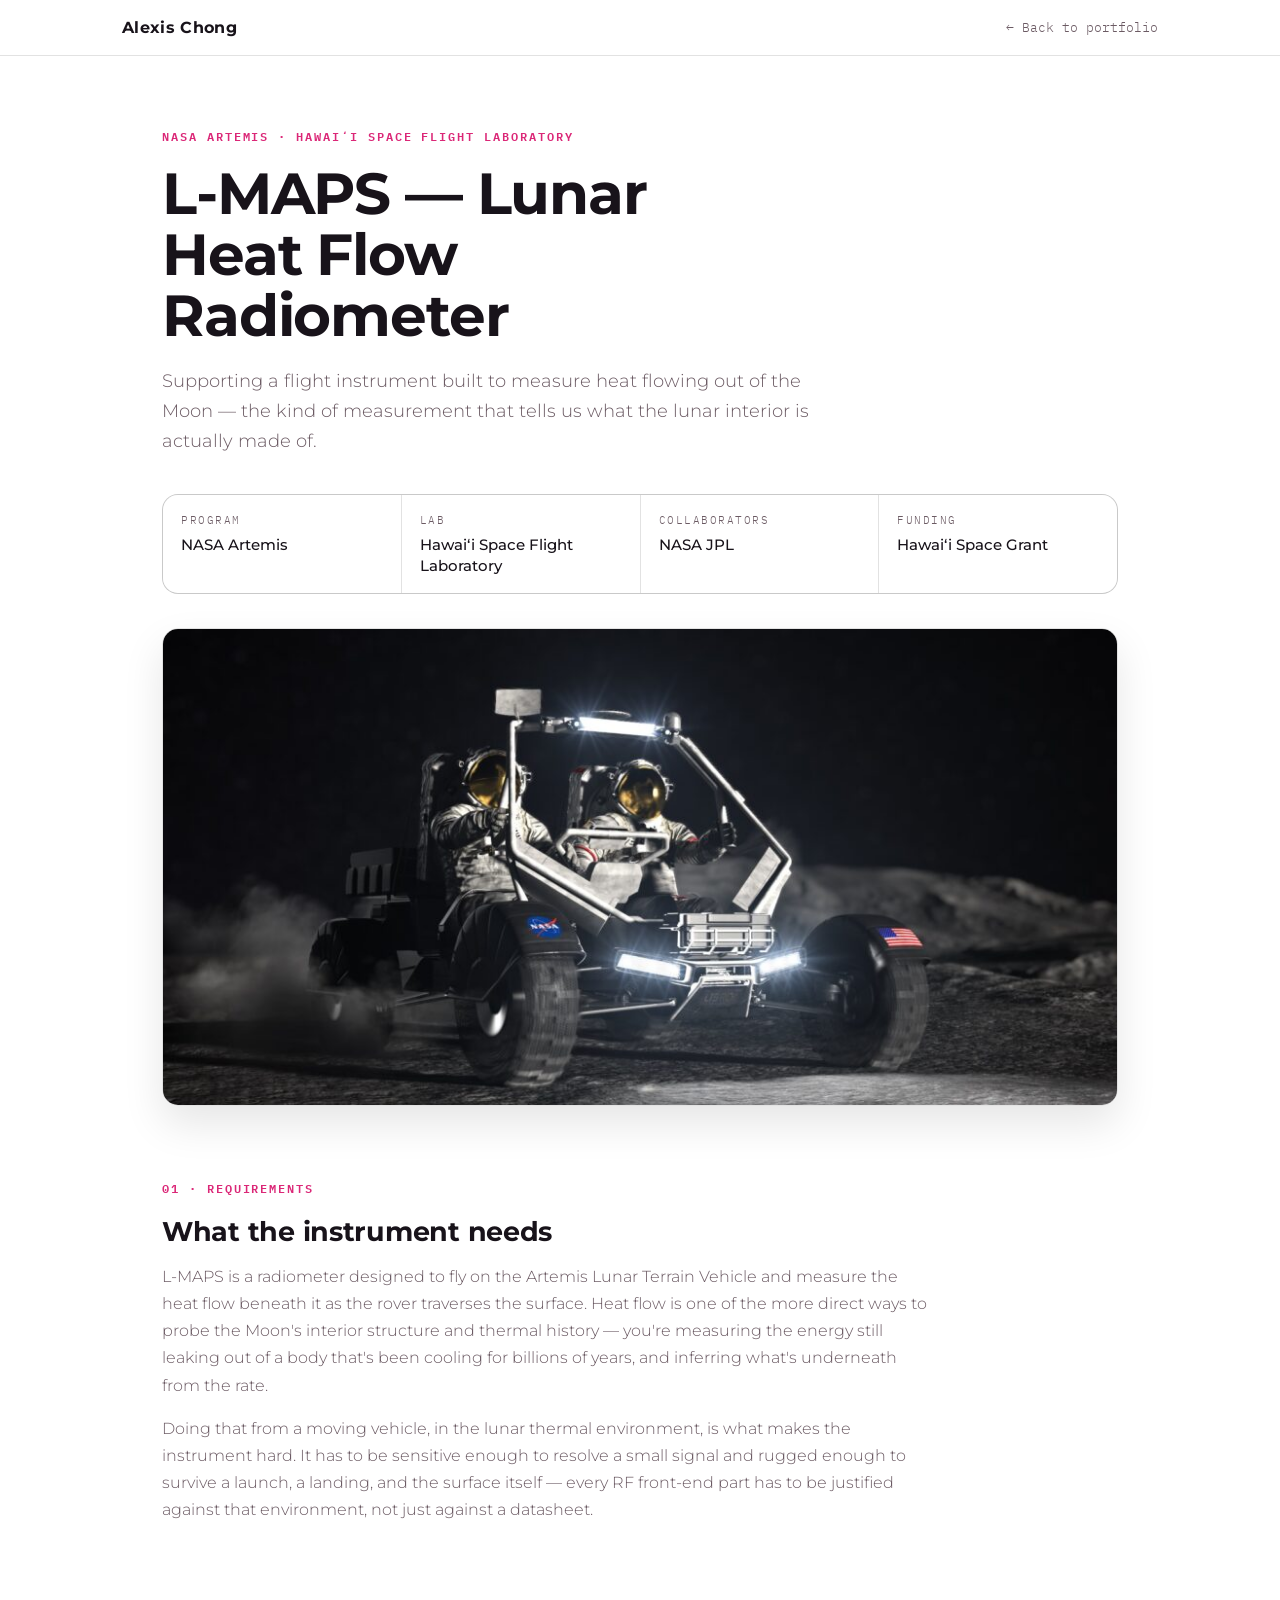
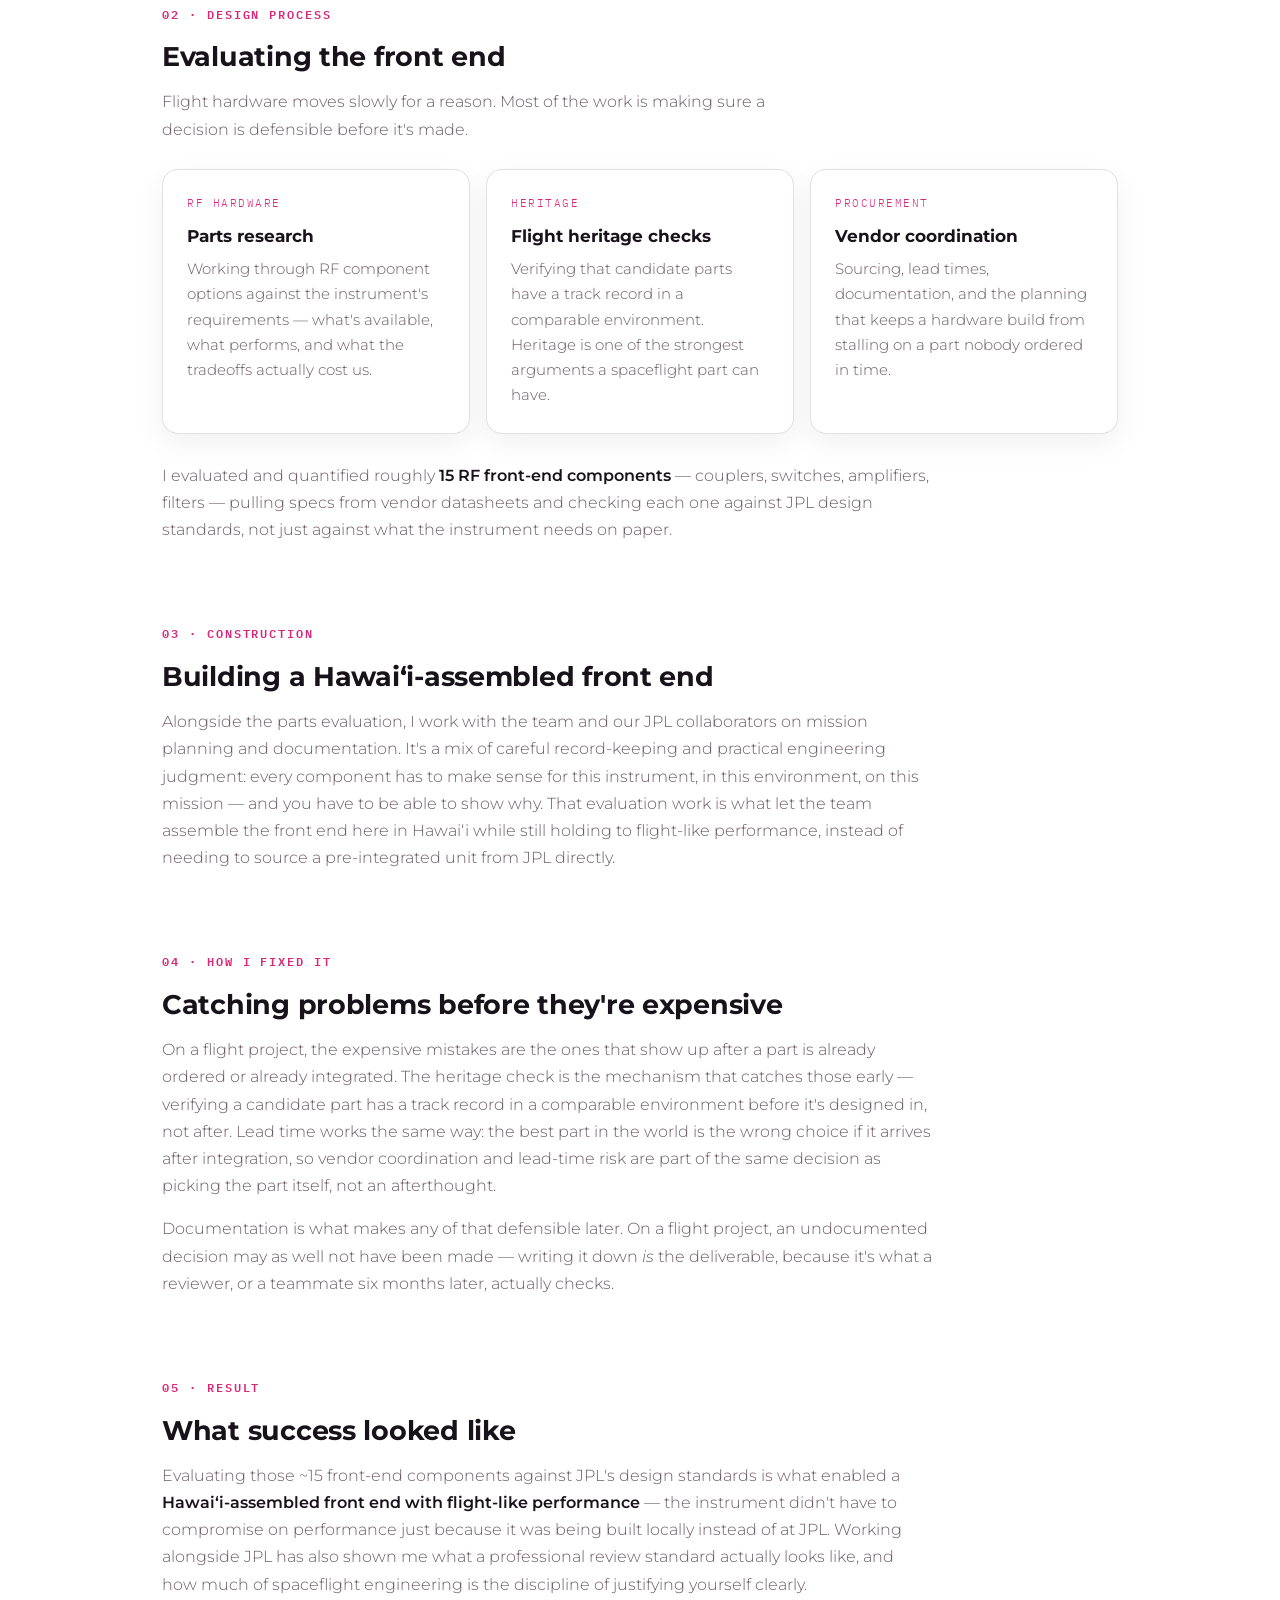
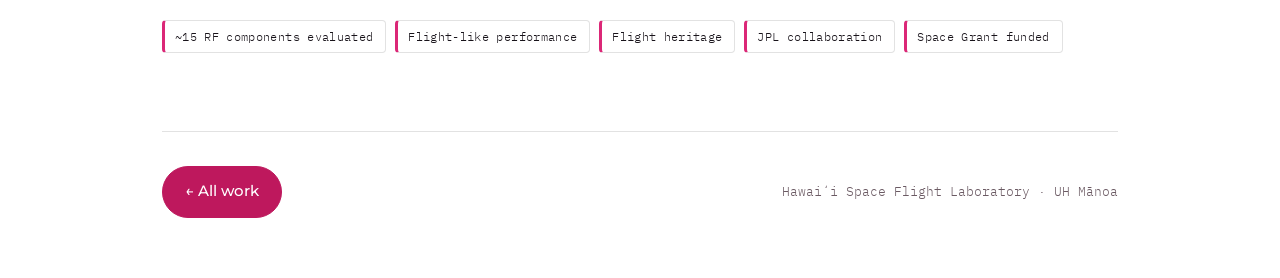
<file: l-maps.html>
<!DOCTYPE html>
<html lang="en">
<head>
<meta charset="UTF-8">
<meta name="viewport" content="width=device-width, initial-scale=1.0">
<title>L-MAPS — Lunar Heat Flow Radiometer | Alexis Chong</title>
<meta name="description" content="Undergraduate research supporting L-MAPS, a NASA Artemis-era lunar heat flow instrument developed at the Hawai'i Space Flight Laboratory with JPL collaborators.">
<link rel="preconnect" href="https://fonts.googleapis.com">
<link rel="preconnect" href="https://fonts.gstatic.com" crossorigin>
<link href="https://fonts.googleapis.com/css2?family=Montserrat:wght@300;400;500;600;700&family=IBM+Plex+Mono:wght@400;500&display=swap" rel="stylesheet">
<link rel="stylesheet" href="project.css">
</head>
<body>

<nav>
  <div class="nav-in">
    <a class="nav-name" href="index.html">Alexis Chong</a>
    <a class="nav-back" href="index.html#work">&larr; Back to portfolio</a>
  </div>
</nav>

<main class="wrap">
  <div class="p-hero">
    <div class="eyebrow">NASA Artemis &middot; Hawai&#699;i Space Flight Laboratory</div>
    <h1>L-MAPS — Lunar Heat Flow Radiometer</h1>
    <p class="lede">Supporting a flight instrument built to measure heat flowing out of the Moon — the kind of measurement that tells us what the lunar interior is actually made of.</p>

    <dl class="meta">
      <div><dt>Program</dt><dd>NASA Artemis</dd></div>
      <div><dt>Lab</dt><dd>Hawai&#699;i Space Flight Laboratory</dd></div>
      <div><dt>Collaborators</dt><dd>NASA JPL</dd></div>
      <div><dt>Funding</dt><dd>Hawai&#699;i Space Grant</dd></div>
    </dl>

    <img class="hero-img" src="L-MAPS.jpeg" alt="L-MAPS mission imagery">
  </div>

  <section>
    <div class="eyebrow phase">01 &middot; Requirements</div>
    <h2>What the instrument needs</h2>
    <p>L-MAPS is a radiometer designed to fly on the Artemis Lunar Terrain Vehicle and measure the heat flow beneath it as the rover traverses the surface. Heat flow is one of the more direct ways to probe the Moon's interior structure and thermal history — you're measuring the energy still leaking out of a body that's been cooling for billions of years, and inferring what's underneath from the rate.</p>
    <p>Doing that from a moving vehicle, in the lunar thermal environment, is what makes the instrument hard. It has to be sensitive enough to resolve a small signal and rugged enough to survive a launch, a landing, and the surface itself — every RF front-end part has to be justified against that environment, not just against a datasheet.</p>
  </section>

  <section>
    <div class="eyebrow phase">02 &middot; Design process</div>
    <h2>Evaluating the front end</h2>
    <p class="sec-note">Flight hardware moves slowly for a reason. Most of the work is making sure a decision is defensible before it's made.</p>
    <div class="grid">
      <div class="card">
        <span class="mono">RF hardware</span>
        <h3>Parts research</h3>
        <p>Working through RF component options against the instrument's requirements — what's available, what performs, and what the tradeoffs actually cost us.</p>
      </div>
      <div class="card">
        <span class="mono">Heritage</span>
        <h3>Flight heritage checks</h3>
        <p>Verifying that candidate parts have a track record in a comparable environment. Heritage is one of the strongest arguments a spaceflight part can have.</p>
      </div>
      <div class="card">
        <span class="mono">Procurement</span>
        <h3>Vendor coordination</h3>
        <p>Sourcing, lead times, documentation, and the planning that keeps a hardware build from stalling on a part nobody ordered in time.</p>
      </div>
    </div>
    <p style="margin-top:28px">I evaluated and quantified roughly <strong>15 RF front-end components</strong> — couplers, switches, amplifiers, filters — pulling specs from vendor datasheets and checking each one against JPL design standards, not just against what the instrument needs on paper.</p>
  </section>

  <section>
    <div class="eyebrow phase">03 &middot; Construction</div>
    <h2>Building a Hawai&#699;i-assembled front end</h2>
    <p>Alongside the parts evaluation, I work with the team and our JPL collaborators on mission planning and documentation. It's a mix of careful record-keeping and practical engineering judgment: every component has to make sense for this instrument, in this environment, on this mission — and you have to be able to show why. That evaluation work is what let the team assemble the front end here in Hawai&#699;i while still holding to flight-like performance, instead of needing to source a pre-integrated unit from JPL directly.</p>
  </section>

  <section>
    <div class="eyebrow phase">04 &middot; How I fixed it</div>
    <h2>Catching problems before they're expensive</h2>
    <p>On a flight project, the expensive mistakes are the ones that show up after a part is already ordered or already integrated. The heritage check is the mechanism that catches those early — verifying a candidate part has a track record in a comparable environment before it's designed in, not after. Lead time works the same way: the best part in the world is the wrong choice if it arrives after integration, so vendor coordination and lead-time risk are part of the same decision as picking the part itself, not an afterthought.</p>
    <p>Documentation is what makes any of that defensible later. On a flight project, an undocumented decision may as well not have been made — writing it down <em>is</em> the deliverable, because it's what a reviewer, or a teammate six months later, actually checks.</p>
  </section>

  <section>
    <div class="eyebrow phase">05 &middot; Result</div>
    <h2>What success looked like</h2>
    <p>Evaluating those ~15 front-end components against JPL's design standards is what enabled a <strong>Hawai&#699;i-assembled front end with flight-like performance</strong> — the instrument didn't have to compromise on performance just because it was being built locally instead of at JPL. Working alongside JPL has also shown me what a professional review standard actually looks like, and how much of spaceflight engineering is the discipline of justifying yourself clearly.</p>
    <div class="facts">
      <span class="fact">~15 RF components evaluated</span>
      <span class="fact">Flight-like performance</span>
      <span class="fact">Flight heritage</span>
      <span class="fact">JPL collaboration</span>
      <span class="fact">Space Grant funded</span>
    </div>
  </section>

  <div class="p-foot">
    <a class="btn primary" href="index.html#work">&larr; All work</a>
    <span class="mono">Hawai&#699;i Space Flight Laboratory &middot; UH M&#257;noa</span>
  </div>
</main>

</body>
</html>
</file>
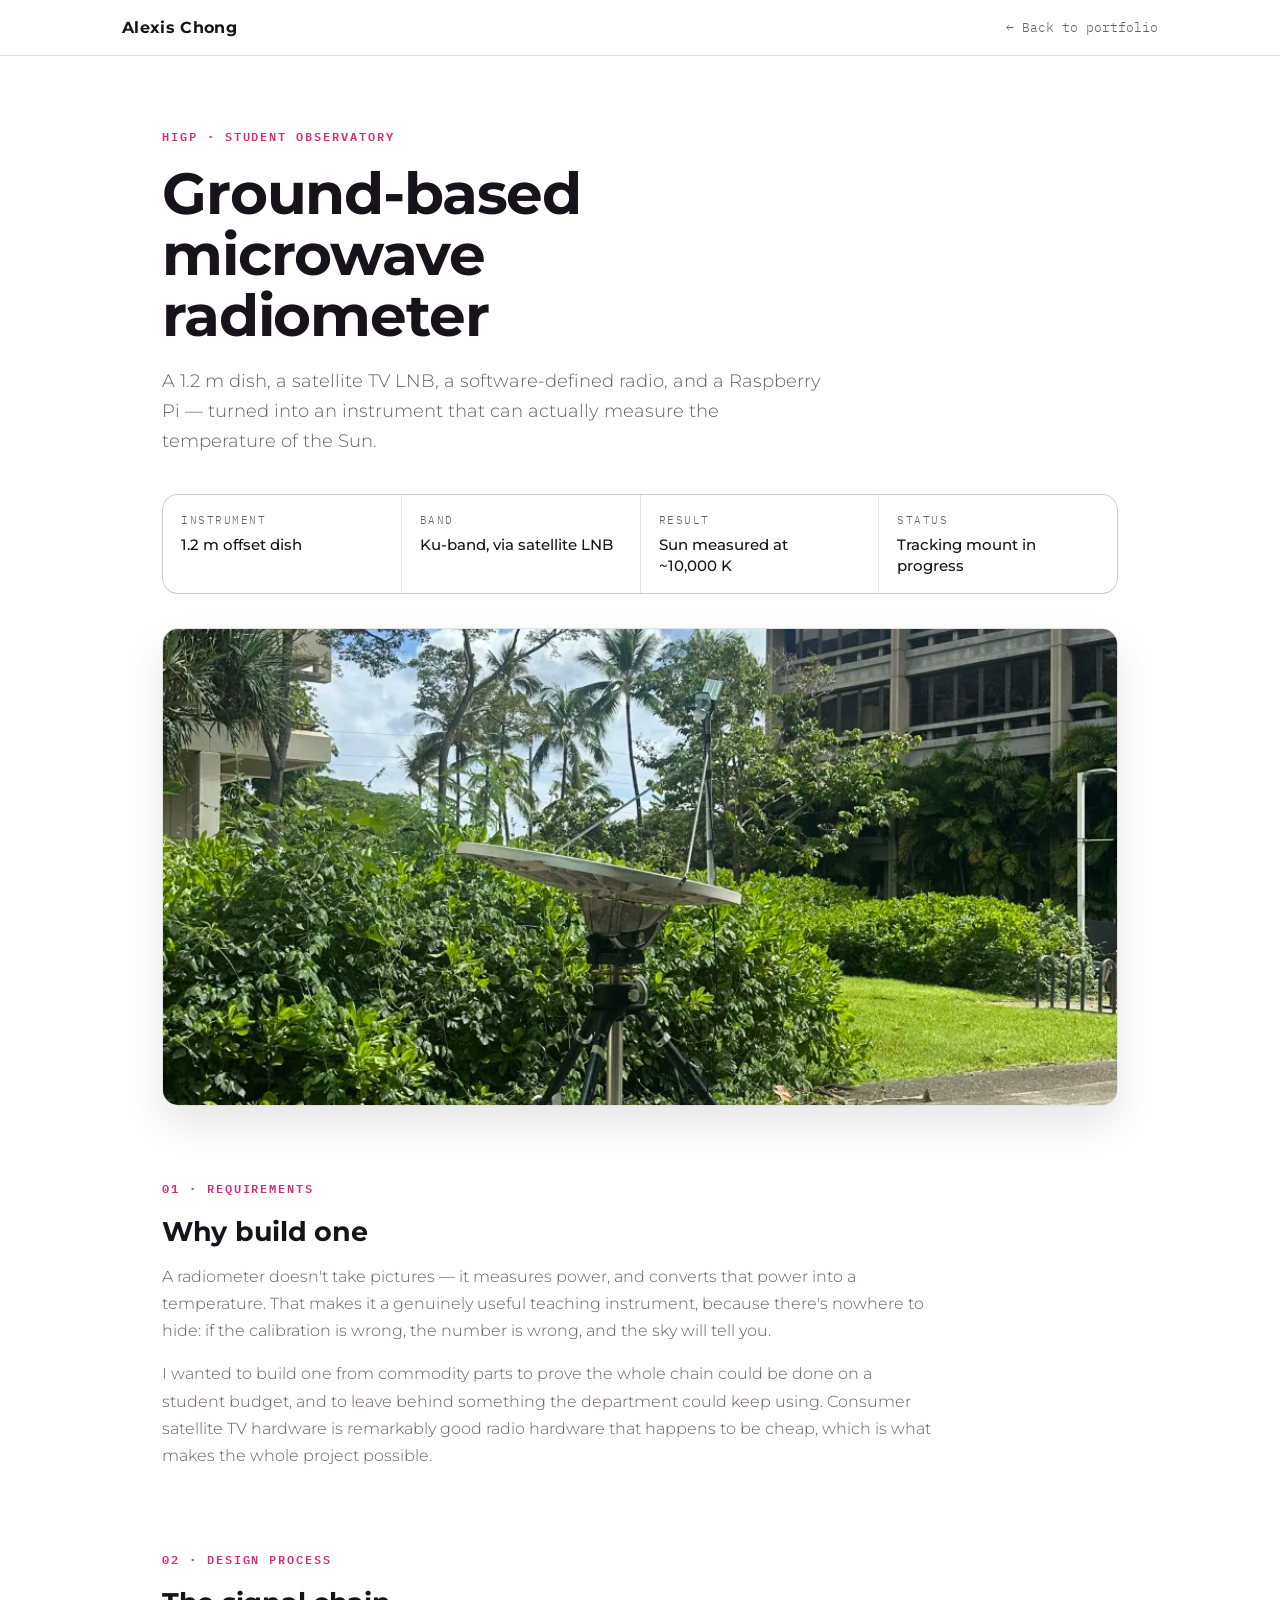
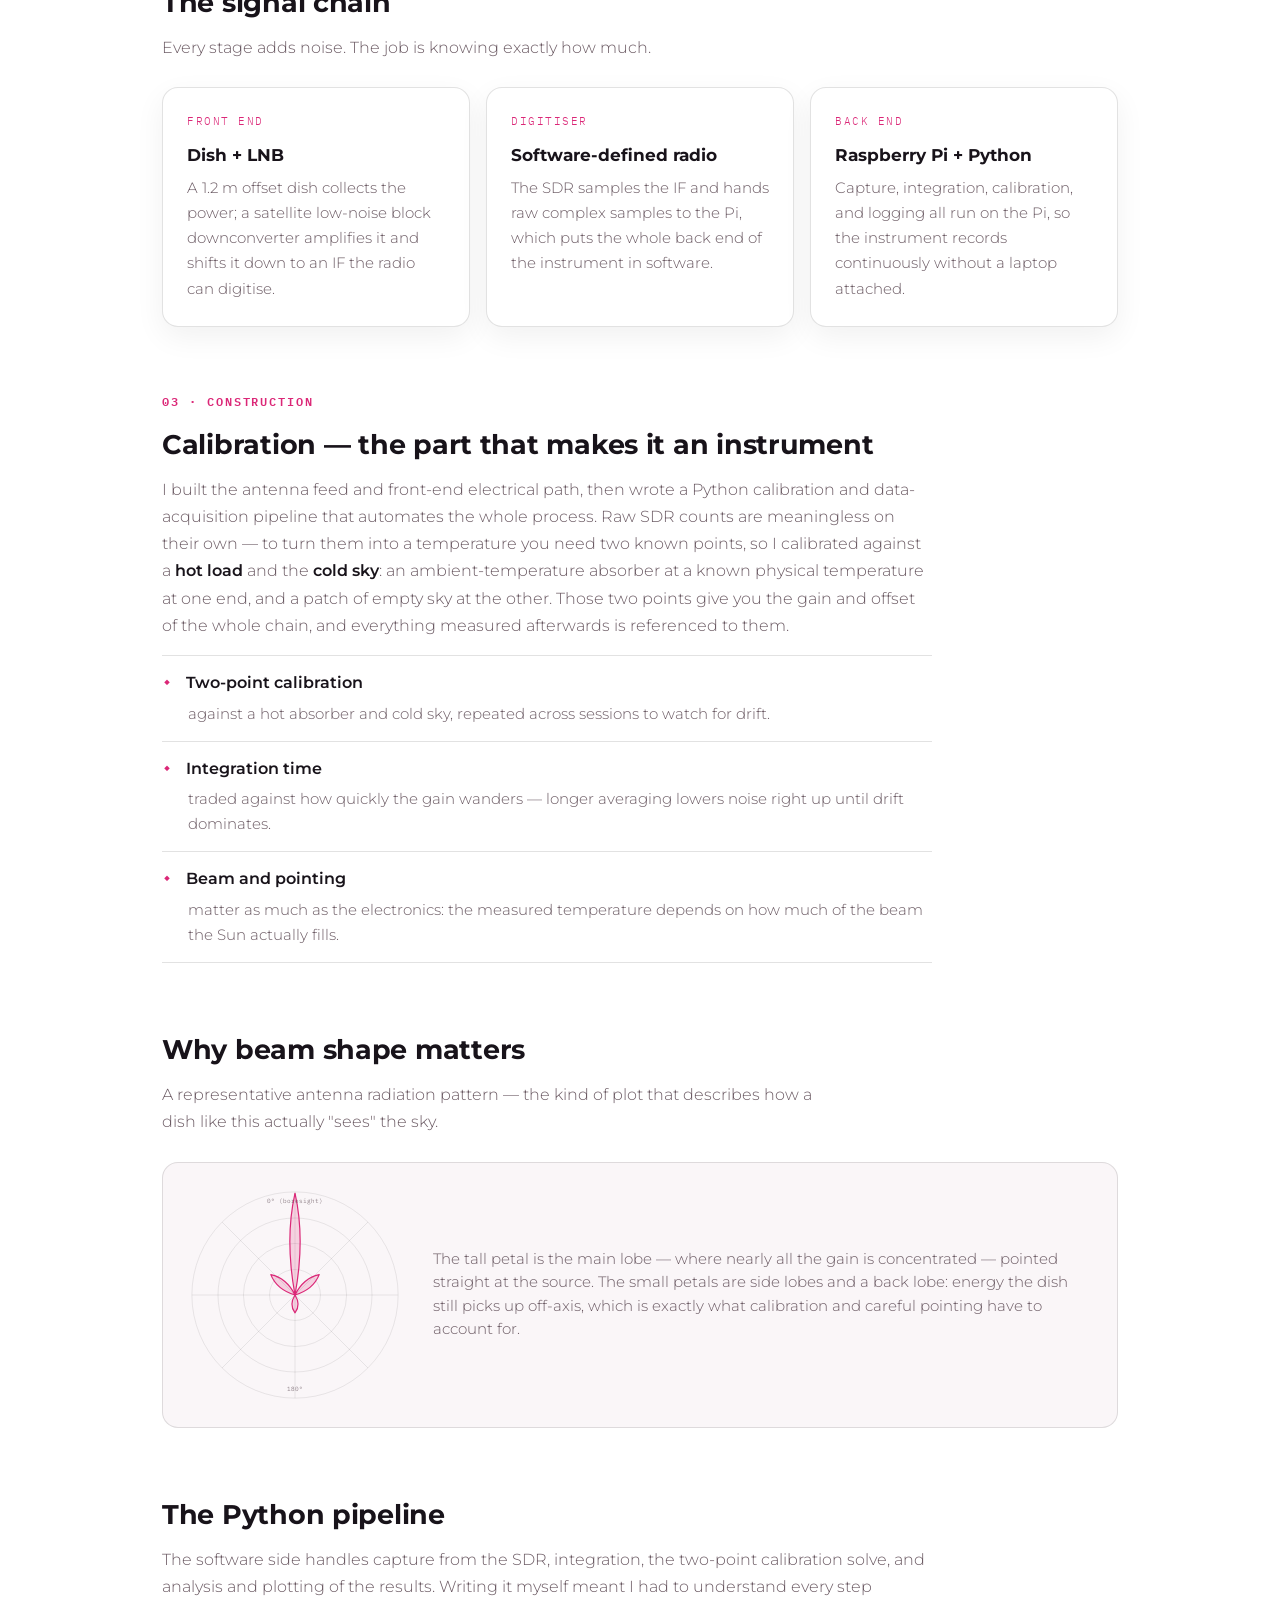
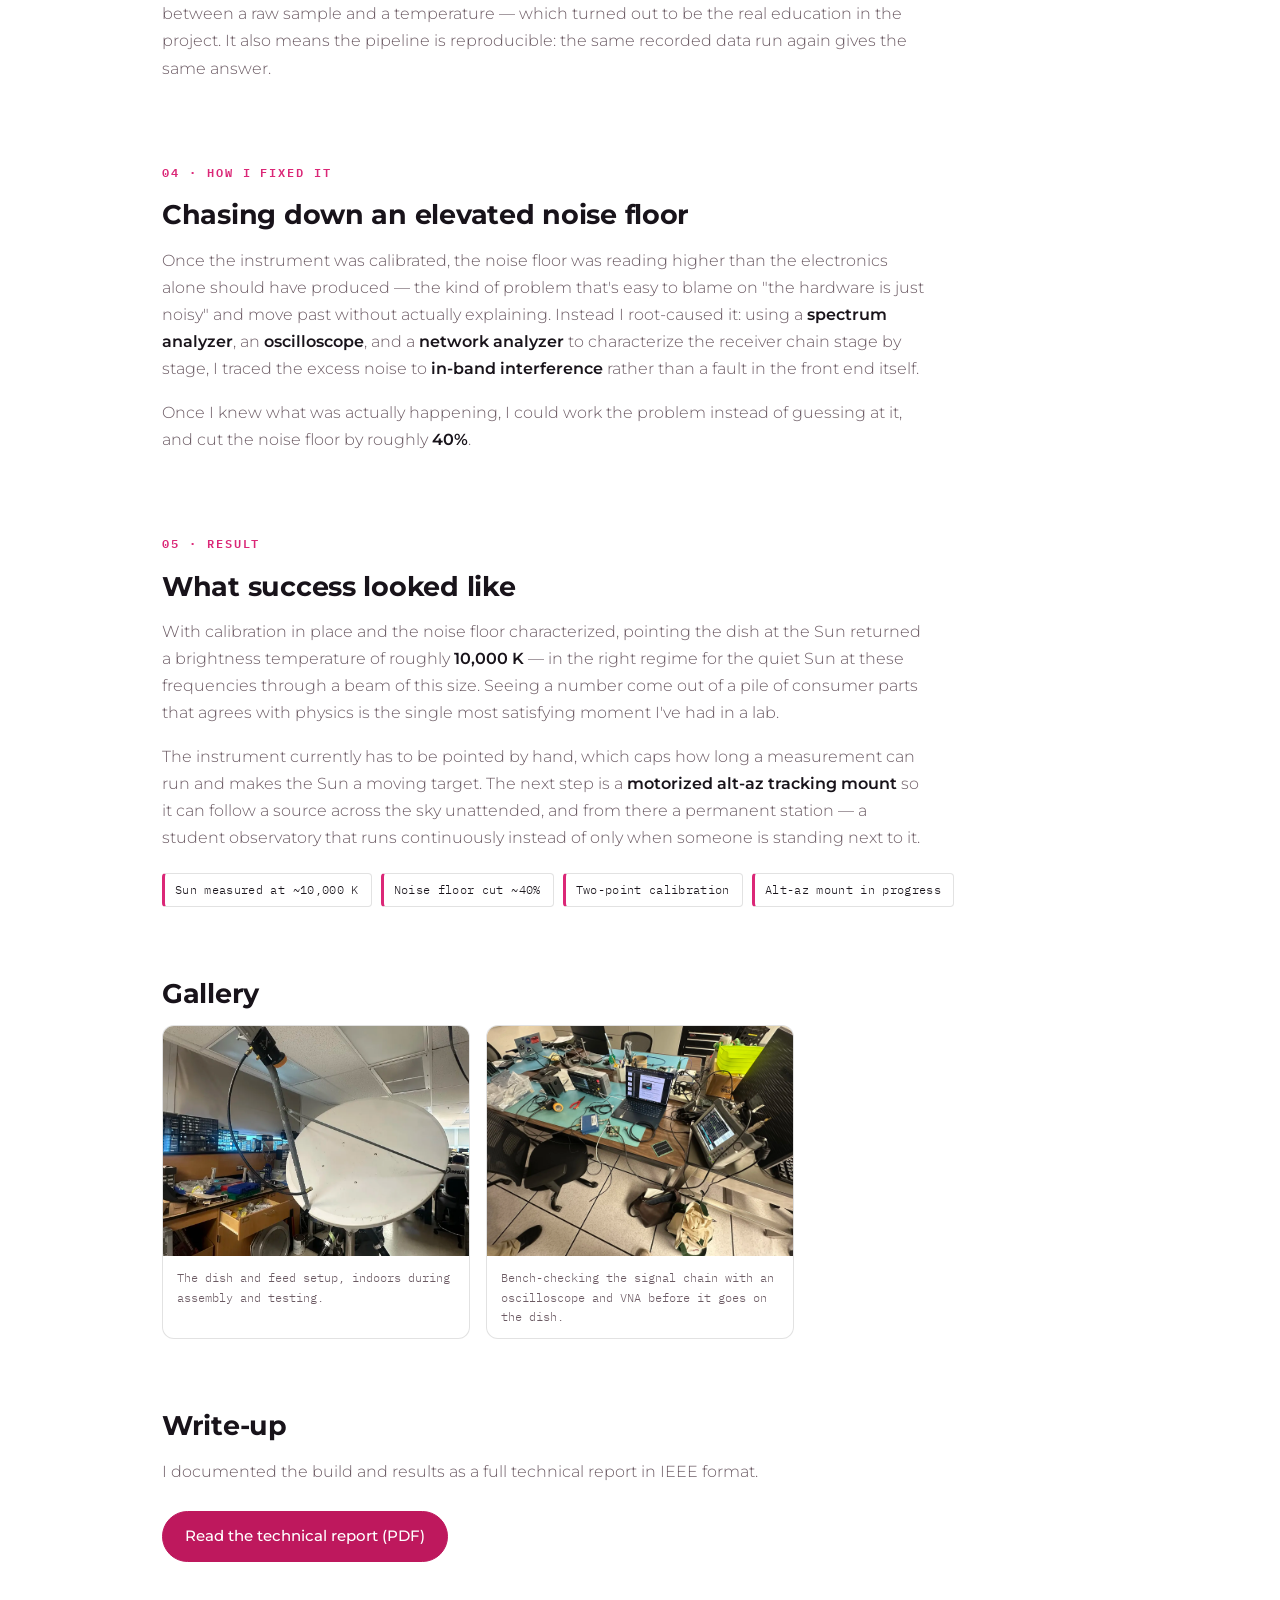
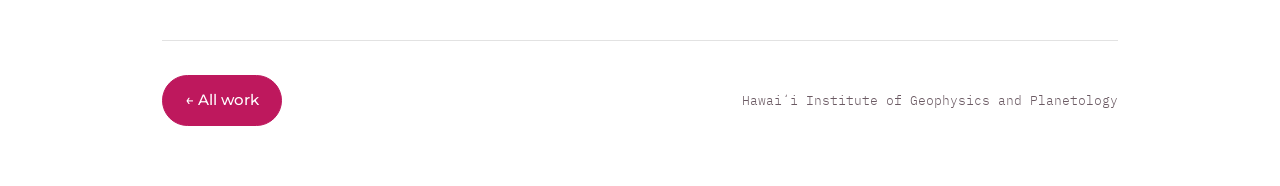
<file: microwave-radiometer.html>
<!DOCTYPE html>
<html lang="en">
<head>
<meta charset="UTF-8">
<meta name="viewport" content="width=device-width, initial-scale=1.0">
<title>Ground-based Microwave Radiometer | Alexis Chong</title>
<meta name="description" content="Building and calibrating a 1.2 m ground-based microwave radiometer from an LNB, SDR, and Raspberry Pi — and measuring the Sun at roughly 10,000 K.">
<link rel="preconnect" href="https://fonts.googleapis.com">
<link rel="preconnect" href="https://fonts.gstatic.com" crossorigin>
<link href="https://fonts.googleapis.com/css2?family=Montserrat:wght@300;400;500;600;700&family=IBM+Plex+Mono:wght@400;500&display=swap" rel="stylesheet">
<link rel="stylesheet" href="project.css">
</head>
<body>

<nav>
  <div class="nav-in">
    <a class="nav-name" href="index.html">Alexis Chong</a>
    <a class="nav-back" href="index.html#work">&larr; Back to portfolio</a>
  </div>
</nav>

<main class="wrap">
  <div class="p-hero">
    <div class="eyebrow">HIGP &middot; Student observatory</div>
    <h1>Ground-based microwave radiometer</h1>
    <p class="lede">A 1.2&nbsp;m dish, a satellite TV LNB, a software-defined radio, and a Raspberry Pi — turned into an instrument that can actually measure the temperature of the Sun.</p>

    <dl class="meta">
      <div><dt>Instrument</dt><dd>1.2&nbsp;m offset dish</dd></div>
      <div><dt>Band</dt><dd>Ku-band, via satellite LNB</dd></div>
      <div><dt>Result</dt><dd>Sun measured at ~10,000&nbsp;K</dd></div>
      <div><dt>Status</dt><dd>Tracking mount in progress</dd></div>
    </dl>

    <img class="hero-img" src="Ground Microwave Radiometer.webp" alt="The ground-based microwave radiometer: a 1.2 metre dish with the LNB front end mounted at the feed">
  </div>

  <section>
    <div class="eyebrow phase">01 &middot; Requirements</div>
    <h2>Why build one</h2>
    <p>A radiometer doesn't take pictures — it measures power, and converts that power into a temperature. That makes it a genuinely useful teaching instrument, because there's nowhere to hide: if the calibration is wrong, the number is wrong, and the sky will tell you.</p>
    <p>I wanted to build one from commodity parts to prove the whole chain could be done on a student budget, and to leave behind something the department could keep using. Consumer satellite TV hardware is remarkably good radio hardware that happens to be cheap, which is what makes the whole project possible.</p>
  </section>

  <section>
    <div class="eyebrow phase">02 &middot; Design process</div>
    <h2>The signal chain</h2>
    <p class="sec-note">Every stage adds noise. The job is knowing exactly how much.</p>
    <div class="grid">
      <div class="card">
        <span class="mono">Front end</span>
        <h3>Dish + LNB</h3>
        <p>A 1.2&nbsp;m offset dish collects the power; a satellite low-noise block downconverter amplifies it and shifts it down to an IF the radio can digitise.</p>
      </div>
      <div class="card">
        <span class="mono">Digitiser</span>
        <h3>Software-defined radio</h3>
        <p>The SDR samples the IF and hands raw complex samples to the Pi, which puts the whole back end of the instrument in software.</p>
      </div>
      <div class="card">
        <span class="mono">Back end</span>
        <h3>Raspberry Pi + Python</h3>
        <p>Capture, integration, calibration, and logging all run on the Pi, so the instrument records continuously without a laptop attached.</p>
      </div>
    </div>
  </section>

  <section>
    <div class="eyebrow phase">03 &middot; Construction</div>
    <h2>Calibration — the part that makes it an instrument</h2>
    <p>I built the antenna feed and front-end electrical path, then wrote a Python calibration and data-acquisition pipeline that automates the whole process. Raw SDR counts are meaningless on their own — to turn them into a temperature you need two known points, so I calibrated against a <strong>hot load</strong> and the <strong>cold sky</strong>: an ambient-temperature absorber at a known physical temperature at one end, and a patch of empty sky at the other. Those two points give you the gain and offset of the whole chain, and everything measured afterwards is referenced to them.</p>
    <ul class="bullets">
      <li><strong>Two-point calibration</strong><span>against a hot absorber and cold sky, repeated across sessions to watch for drift.</span></li>
      <li><strong>Integration time</strong><span>traded against how quickly the gain wanders — longer averaging lowers noise right up until drift dominates.</span></li>
      <li><strong>Beam and pointing</strong><span>matter as much as the electronics: the measured temperature depends on how much of the beam the Sun actually fills.</span></li>
    </ul>
  </section>

  <section>
    <h2>Why beam shape matters</h2>
    <p class="sec-note">A representative antenna radiation pattern — the kind of plot that describes how a dish like this actually "sees" the sky.</p>
    <div class="rf-figure">
      <svg viewBox="0 0 320 320" role="img" aria-label="Polar radiation pattern showing a narrow main lobe, two small side lobes, and a small back lobe">
        <circle cx="160" cy="160" r="150" fill="none" stroke="var(--line)" stroke-width="1"/>
        <circle cx="160" cy="160" r="112" fill="none" stroke="var(--line)" stroke-width="1"/>
        <circle cx="160" cy="160" r="75" fill="none" stroke="var(--line)" stroke-width="1"/>
        <circle cx="160" cy="160" r="37" fill="none" stroke="var(--line)" stroke-width="1"/>
        <g stroke="var(--line)" stroke-width="1">
          <line x1="160" y1="10" x2="160" y2="310"/>
          <line x1="10" y1="160" x2="310" y2="160"/>
          <line x1="54" y1="54" x2="266" y2="266"/>
          <line x1="266" y1="54" x2="54" y2="266"/>
        </g>
        <g fill="rgba(219,39,119,0.18)" stroke="#db2777" stroke-width="1.75" stroke-linejoin="round">
          <path d="M 160,160 Q 175.0,78.6 160.0,12.0 Q 145.0,78.6 160,160 Z"/>
          <path d="M 160,160 Q 186.5,152.2 195.2,130.4 Q 172.3,135.3 160,160 Z"/>
          <path d="M 160,160 Q 147.7,135.3 124.8,130.4 Q 133.5,152.2 160,160 Z"/>
          <path d="M 160,160 Q 151.0,174.3 160.0,186.0 Q 169.0,174.3 160,160 Z"/>
        </g>
        <text x="160" y="26" text-anchor="middle" class="rf-label">0&deg; (boresight)</text>
        <text x="160" y="300" text-anchor="middle" class="rf-label">180&deg;</text>
      </svg>
      <p class="rf-caption">The tall petal is the main lobe — where nearly all the gain is concentrated — pointed straight at the source. The small petals are side lobes and a back lobe: energy the dish still picks up off-axis, which is exactly what calibration and careful pointing have to account for.</p>
    </div>
  </section>

  <section>
    <h2>The Python pipeline</h2>
    <p>The software side handles capture from the SDR, integration, the two-point calibration solve, and analysis and plotting of the results. Writing it myself meant I had to understand every step between a raw sample and a temperature — which turned out to be the real education in the project. It also means the pipeline is reproducible: the same recorded data run again gives the same answer.</p>
  </section>

  <section>
    <div class="eyebrow phase">04 &middot; How I fixed it</div>
    <h2>Chasing down an elevated noise floor</h2>
    <p>Once the instrument was calibrated, the noise floor was reading higher than the electronics alone should have produced — the kind of problem that's easy to blame on "the hardware is just noisy" and move past without actually explaining. Instead I root-caused it: using a <strong>spectrum analyzer</strong>, an <strong>oscilloscope</strong>, and a <strong>network analyzer</strong> to characterize the receiver chain stage by stage, I traced the excess noise to <strong>in-band interference</strong> rather than a fault in the front end itself.</p>
    <p>Once I knew what was actually happening, I could work the problem instead of guessing at it, and cut the noise floor by roughly <strong>40%</strong>.</p>
  </section>

  <section>
    <div class="eyebrow phase">05 &middot; Result</div>
    <h2>What success looked like</h2>
    <p>With calibration in place and the noise floor characterized, pointing the dish at the Sun returned a brightness temperature of roughly <strong>10,000&nbsp;K</strong> — in the right regime for the quiet Sun at these frequencies through a beam of this size. Seeing a number come out of a pile of consumer parts that agrees with physics is the single most satisfying moment I've had in a lab.</p>
    <p>The instrument currently has to be pointed by hand, which caps how long a measurement can run and makes the Sun a moving target. The next step is a <strong>motorized alt-az tracking mount</strong> so it can follow a source across the sky unattended, and from there a permanent station — a student observatory that runs continuously instead of only when someone is standing next to it.</p>
    <div class="facts">
      <span class="fact">Sun measured at ~10,000 K</span>
      <span class="fact">Noise floor cut ~40%</span>
      <span class="fact">Two-point calibration</span>
      <span class="fact">Alt-az mount in progress</span>
    </div>
  </section>

  <section>
    <h2>Gallery</h2>
    <div class="gallery">
      <figure>
        <img src="Radiometer dish setup.webp" alt="The radiometer dish and feed horn mounted on a tripod indoors during setup">
        <figcaption>The dish and feed setup, indoors during assembly and testing.</figcaption>
      </figure>
      <figure>
        <img src="Oscilloscope and VNA bench.webp" alt="A test bench with an oscilloscope and vector network analyzer used to characterize the receiver chain">
        <figcaption>Bench-checking the signal chain with an oscilloscope and VNA before it goes on the dish.</figcaption>
      </figure>
    </div>
  </section>

  <section>
    <h2>Write-up</h2>
    <p class="sec-note">I documented the build and results as a full technical report in IEEE format.</p>
    <div class="dl">
      <a class="btn primary" href="Microwave Radiometer IEEE Report.pdf" target="_blank" rel="noopener noreferrer">Read the technical report (PDF)</a>
    </div>
  </section>

  <div class="p-foot">
    <a class="btn primary" href="index.html#work">&larr; All work</a>
    <span class="mono">Hawai&#699;i Institute of Geophysics and Planetology</span>
  </div>
</main>

</body>
</html>
</file>
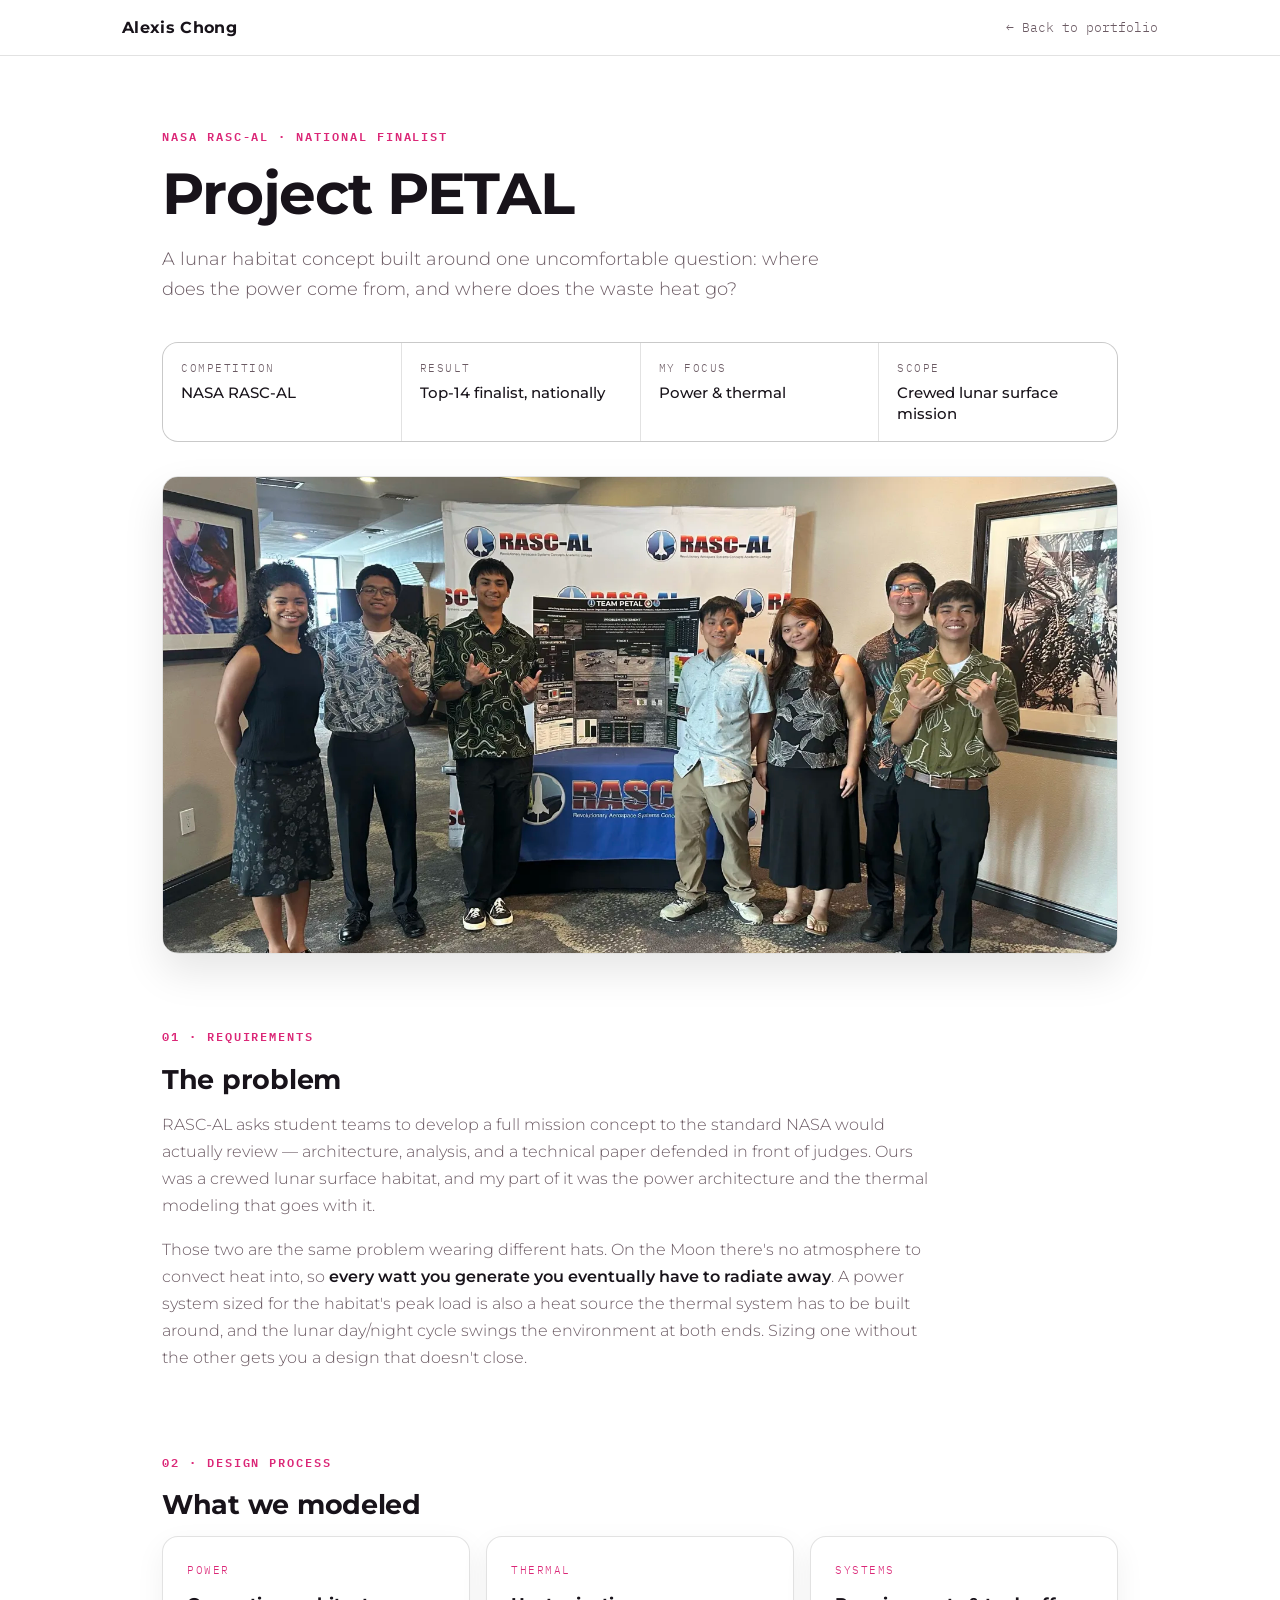
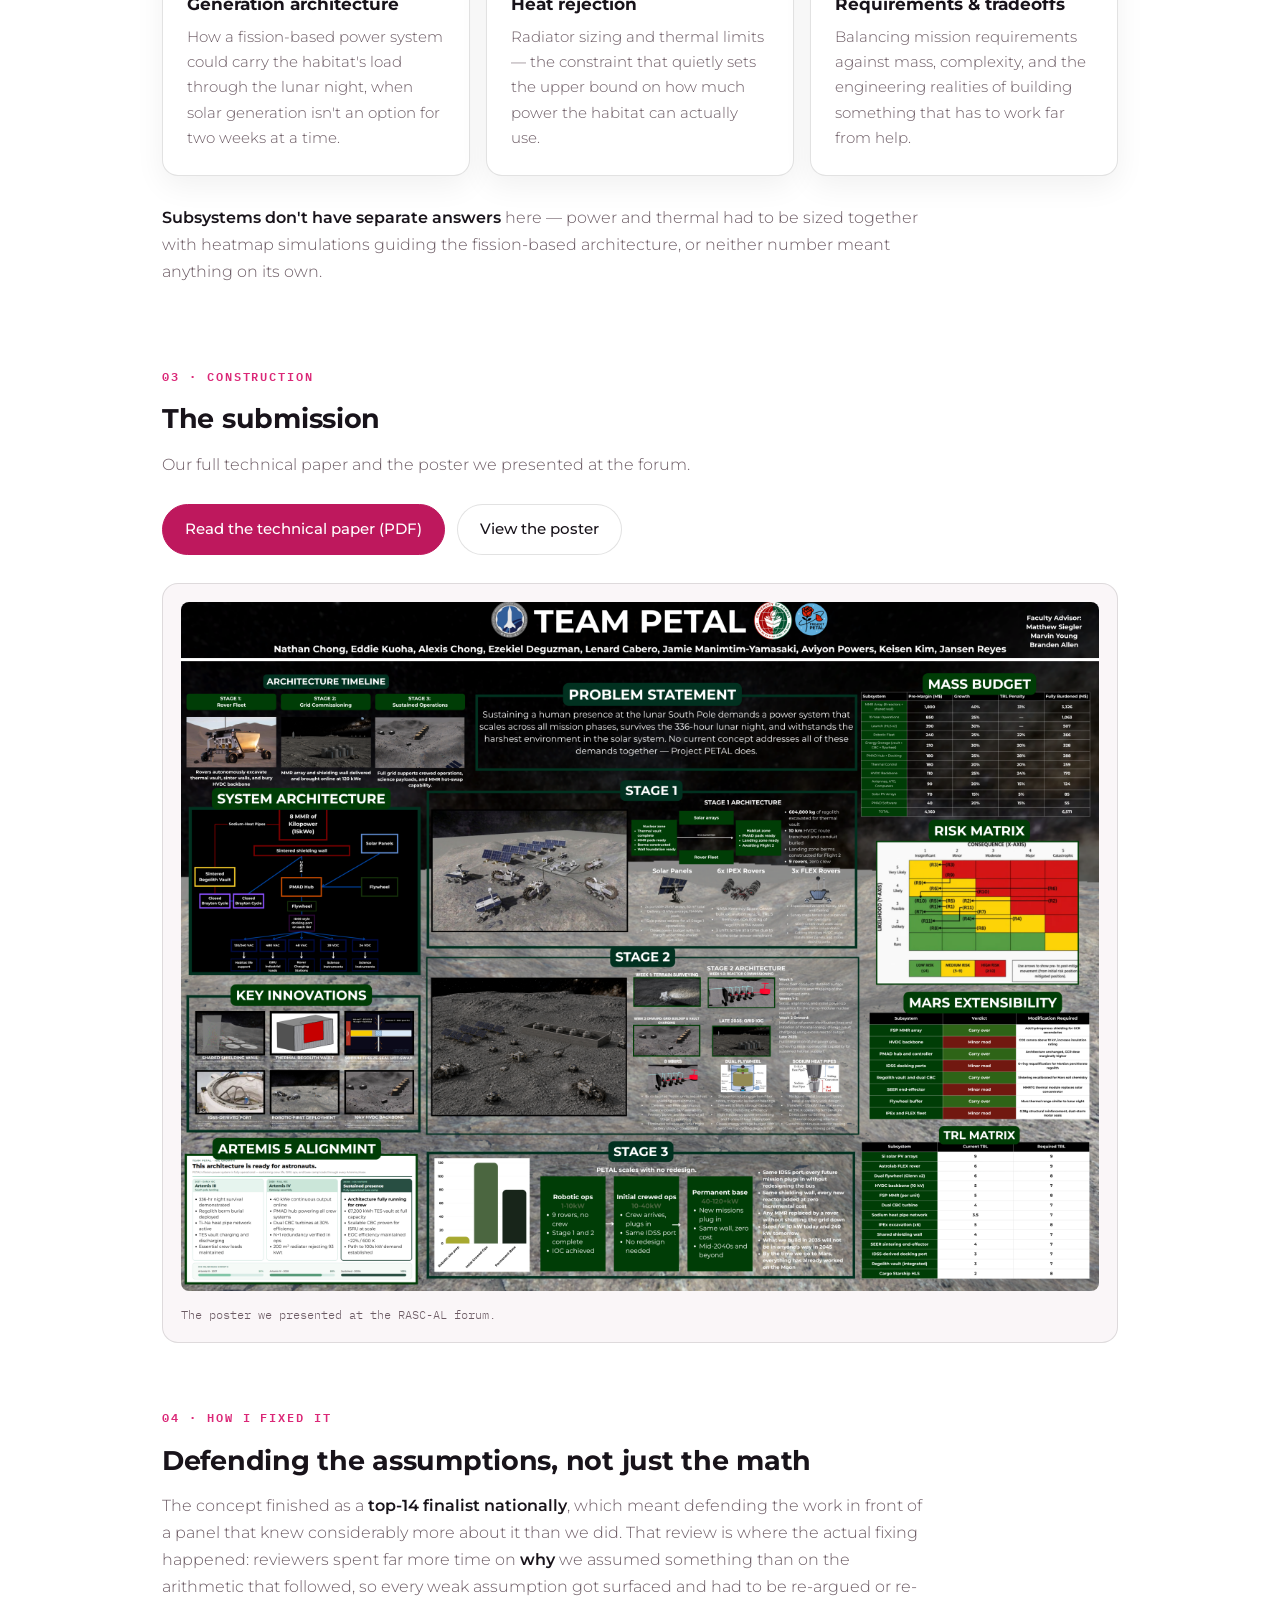
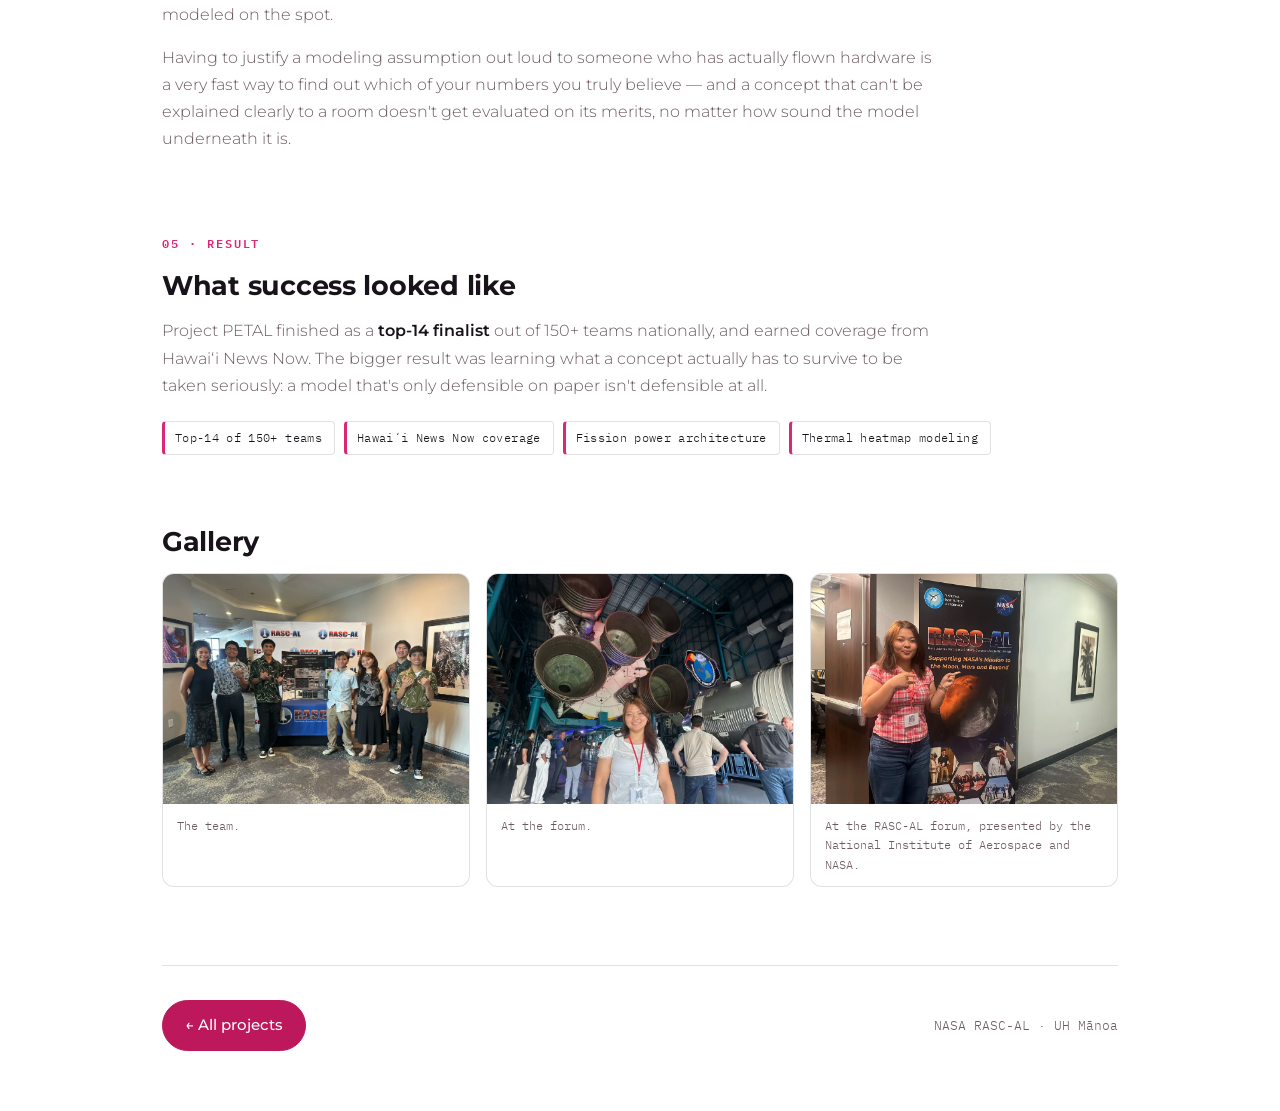
<file: project-petal.html>
<!DOCTYPE html>
<html lang="en">
<head>
<meta charset="UTF-8">
<meta name="viewport" content="width=device-width, initial-scale=1.0">
<title>Project PETAL | Alexis Chong</title>
<meta name="description" content="A NASA RASC-AL top-14 finalist lunar habitat concept — power architecture and thermal modeling for a crewed surface mission.">
<link rel="preconnect" href="https://fonts.googleapis.com">
<link rel="preconnect" href="https://fonts.gstatic.com" crossorigin>
<link href="https://fonts.googleapis.com/css2?family=Montserrat:wght@300;400;500;600;700&family=IBM+Plex+Mono:wght@400;500&display=swap" rel="stylesheet">
<link rel="stylesheet" href="project.css">
</head>
<body>

<nav>
  <div class="nav-in">
    <a class="nav-name" href="index.html">Alexis Chong</a>
    <a class="nav-back" href="index.html#projects">&larr; Back to portfolio</a>
  </div>
</nav>

<main class="wrap">
  <div class="p-hero">
    <div class="eyebrow">NASA RASC-AL &middot; National finalist</div>
    <h1>Project PETAL</h1>
    <p class="lede">A lunar habitat concept built around one uncomfortable question: where does the power come from, and where does the waste heat go?</p>

    <dl class="meta">
      <div><dt>Competition</dt><dd>NASA RASC-AL</dd></div>
      <div><dt>Result</dt><dd>Top-14 finalist, nationally</dd></div>
      <div><dt>My focus</dt><dd>Power &amp; thermal</dd></div>
      <div><dt>Scope</dt><dd>Crewed lunar surface mission</dd></div>
    </dl>

    <img class="hero-img" src="Team Petal.webp" alt="The Project PETAL team">
  </div>

  <section>
    <div class="eyebrow phase">01 &middot; Requirements</div>
    <h2>The problem</h2>
    <p>RASC-AL asks student teams to develop a full mission concept to the standard NASA would actually review — architecture, analysis, and a technical paper defended in front of judges. Ours was a crewed lunar surface habitat, and my part of it was the power architecture and the thermal modeling that goes with it.</p>
    <p>Those two are the same problem wearing different hats. On the Moon there's no atmosphere to convect heat into, so <strong>every watt you generate you eventually have to radiate away</strong>. A power system sized for the habitat's peak load is also a heat source the thermal system has to be built around, and the lunar day/night cycle swings the environment at both ends. Sizing one without the other gets you a design that doesn't close.</p>
  </section>

  <section>
    <div class="eyebrow phase">02 &middot; Design process</div>
    <h2>What we modeled</h2>
    <div class="grid">
      <div class="card">
        <span class="mono">Power</span>
        <h3>Generation architecture</h3>
        <p>How a fission-based power system could carry the habitat's load through the lunar night, when solar generation isn't an option for two weeks at a time.</p>
      </div>
      <div class="card">
        <span class="mono">Thermal</span>
        <h3>Heat rejection</h3>
        <p>Radiator sizing and thermal limits — the constraint that quietly sets the upper bound on how much power the habitat can actually use.</p>
      </div>
      <div class="card">
        <span class="mono">Systems</span>
        <h3>Requirements &amp; tradeoffs</h3>
        <p>Balancing mission requirements against mass, complexity, and the engineering realities of building something that has to work far from help.</p>
      </div>
    </div>
    <p style="margin-top:28px"><strong>Subsystems don't have separate answers</strong> here — power and thermal had to be sized together with heatmap simulations guiding the fission-based architecture, or neither number meant anything on its own.</p>
  </section>

  <section>
    <div class="eyebrow phase">03 &middot; Construction</div>
    <h2>The submission</h2>
    <p class="sec-note">Our full technical paper and the poster we presented at the forum.</p>
    <div class="dl">
      <a class="btn primary" href="Team PETAL technical paper.pdf" target="_blank" rel="noopener noreferrer">Read the technical paper (PDF)</a>
      <a class="btn" href="Team PETAL poster.png" target="_blank" rel="noopener noreferrer">View the poster</a>
    </div>
    <figure class="figblock">
      <img src="Team PETAL poster.png" alt="The Project PETAL conference poster presenting the lunar habitat concept, power architecture, and thermal analysis" loading="lazy">
      <figcaption>The poster we presented at the RASC-AL forum.</figcaption>
    </figure>
  </section>

  <section>
    <div class="eyebrow phase">04 &middot; How I fixed it</div>
    <h2>Defending the assumptions, not just the math</h2>
    <p>The concept finished as a <strong>top-14 finalist nationally</strong>, which meant defending the work in front of a panel that knew considerably more about it than we did. That review is where the actual fixing happened: reviewers spent far more time on <strong>why</strong> we assumed something than on the arithmetic that followed, so every weak assumption got surfaced and had to be re-argued or re-modeled on the spot.</p>
    <p>Having to justify a modeling assumption out loud to someone who has actually flown hardware is a very fast way to find out which of your numbers you truly believe — and a concept that can't be explained clearly to a room doesn't get evaluated on its merits, no matter how sound the model underneath it is.</p>
  </section>

  <section>
    <div class="eyebrow phase">05 &middot; Result</div>
    <h2>What success looked like</h2>
    <p>Project PETAL finished as a <strong>top-14 finalist</strong> out of 150+ teams nationally, and earned coverage from Hawai&#699;i News Now. The bigger result was learning what a concept actually has to survive to be taken seriously: a model that's only defensible on paper isn't defensible at all.</p>
    <div class="facts">
      <span class="fact">Top-14 of 150+ teams</span>
      <span class="fact">Hawai&#699;i News Now coverage</span>
      <span class="fact">Fission power architecture</span>
      <span class="fact">Thermal heatmap modeling</span>
    </div>
  </section>

  <section>
    <h2>Gallery</h2>
    <div class="gallery">
      <figure>
        <img src="Team Petal.webp" alt="The Project PETAL team" loading="lazy">
        <figcaption>The team.</figcaption>
      </figure>
      <figure>
        <img src="Random Images Team Petal.webp" alt="Project PETAL team at the forum" loading="lazy">
        <figcaption>At the forum.</figcaption>
      </figure>
      <figure>
        <img src="RASC-AL forum.webp" alt="Standing beside the RASC-AL forum banner at the National Institute of Aerospace" loading="lazy">
        <figcaption>At the RASC-AL forum, presented by the National Institute of Aerospace and NASA.</figcaption>
      </figure>
    </div>
  </section>

  <div class="p-foot">
    <a class="btn primary" href="index.html#projects">&larr; All projects</a>
    <span class="mono">NASA RASC-AL &middot; UH M&#257;noa</span>
  </div>
</main>

</body>
</html>
</file>
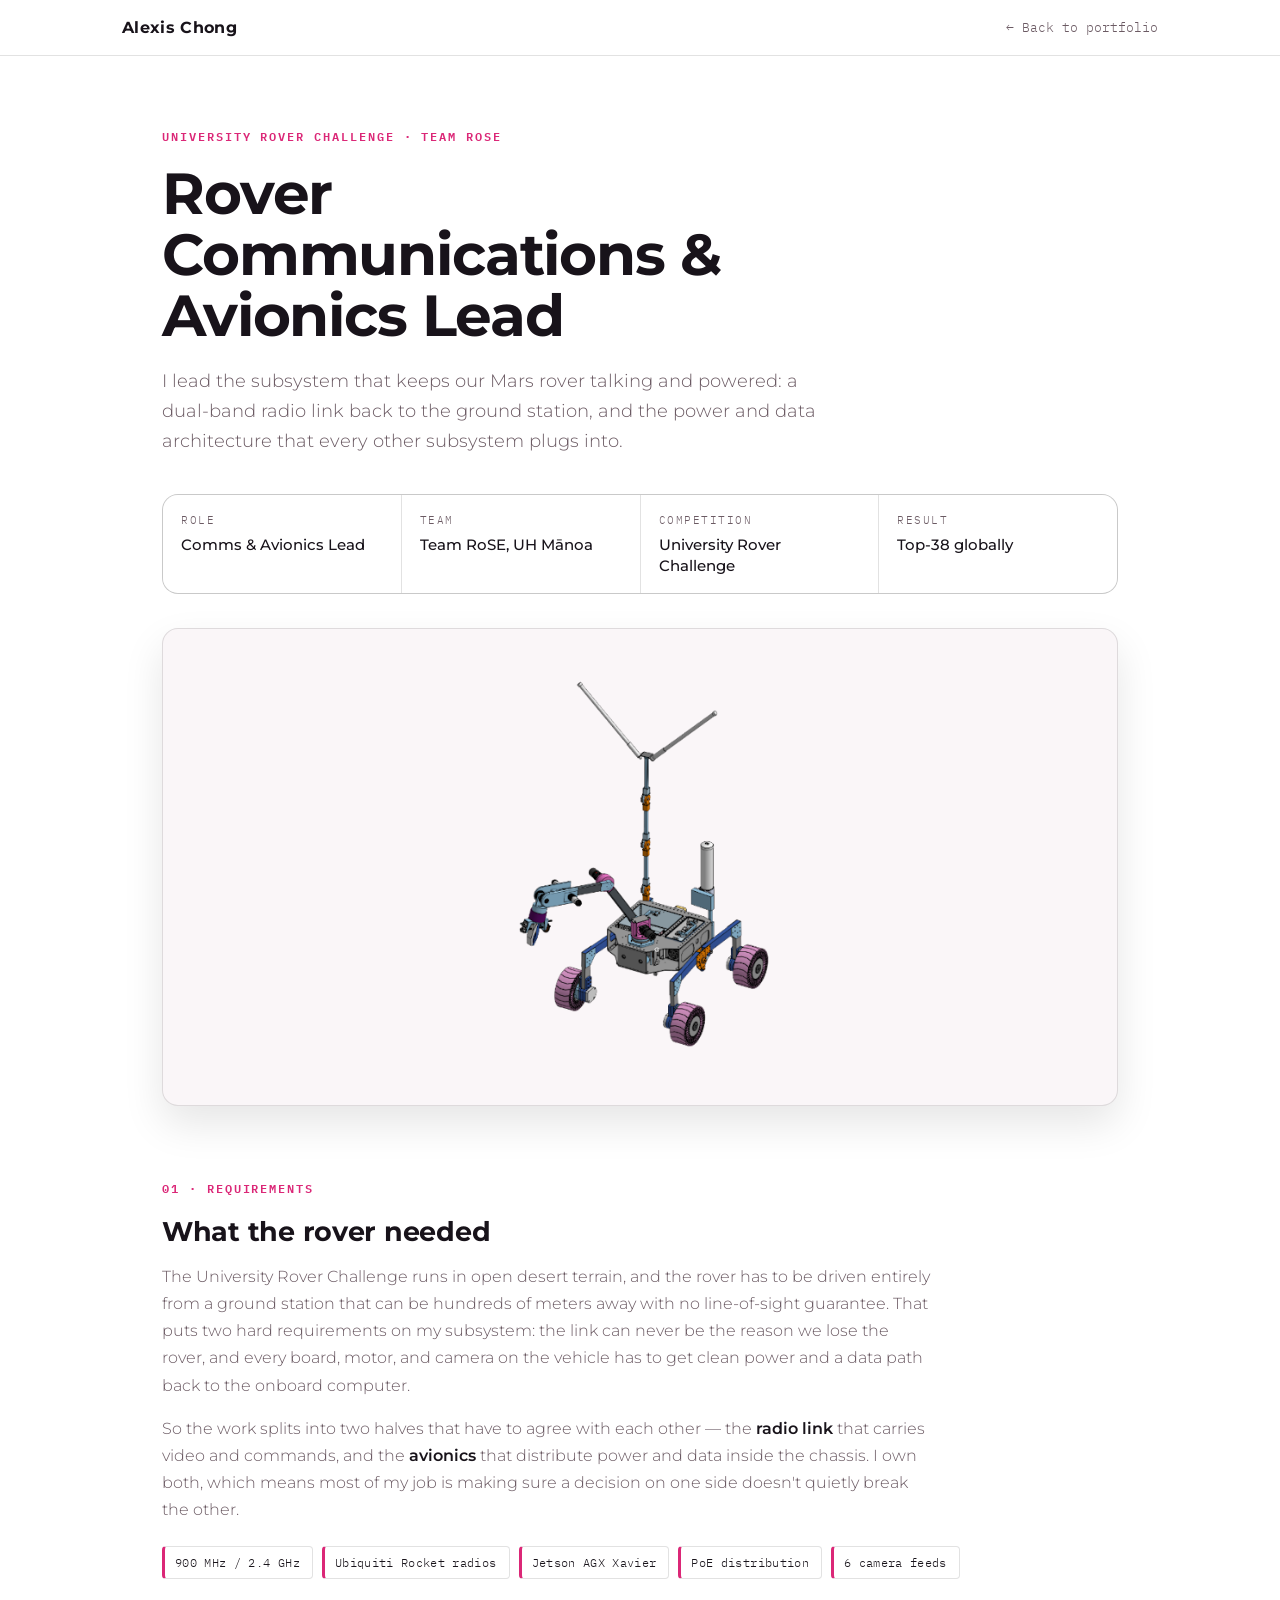
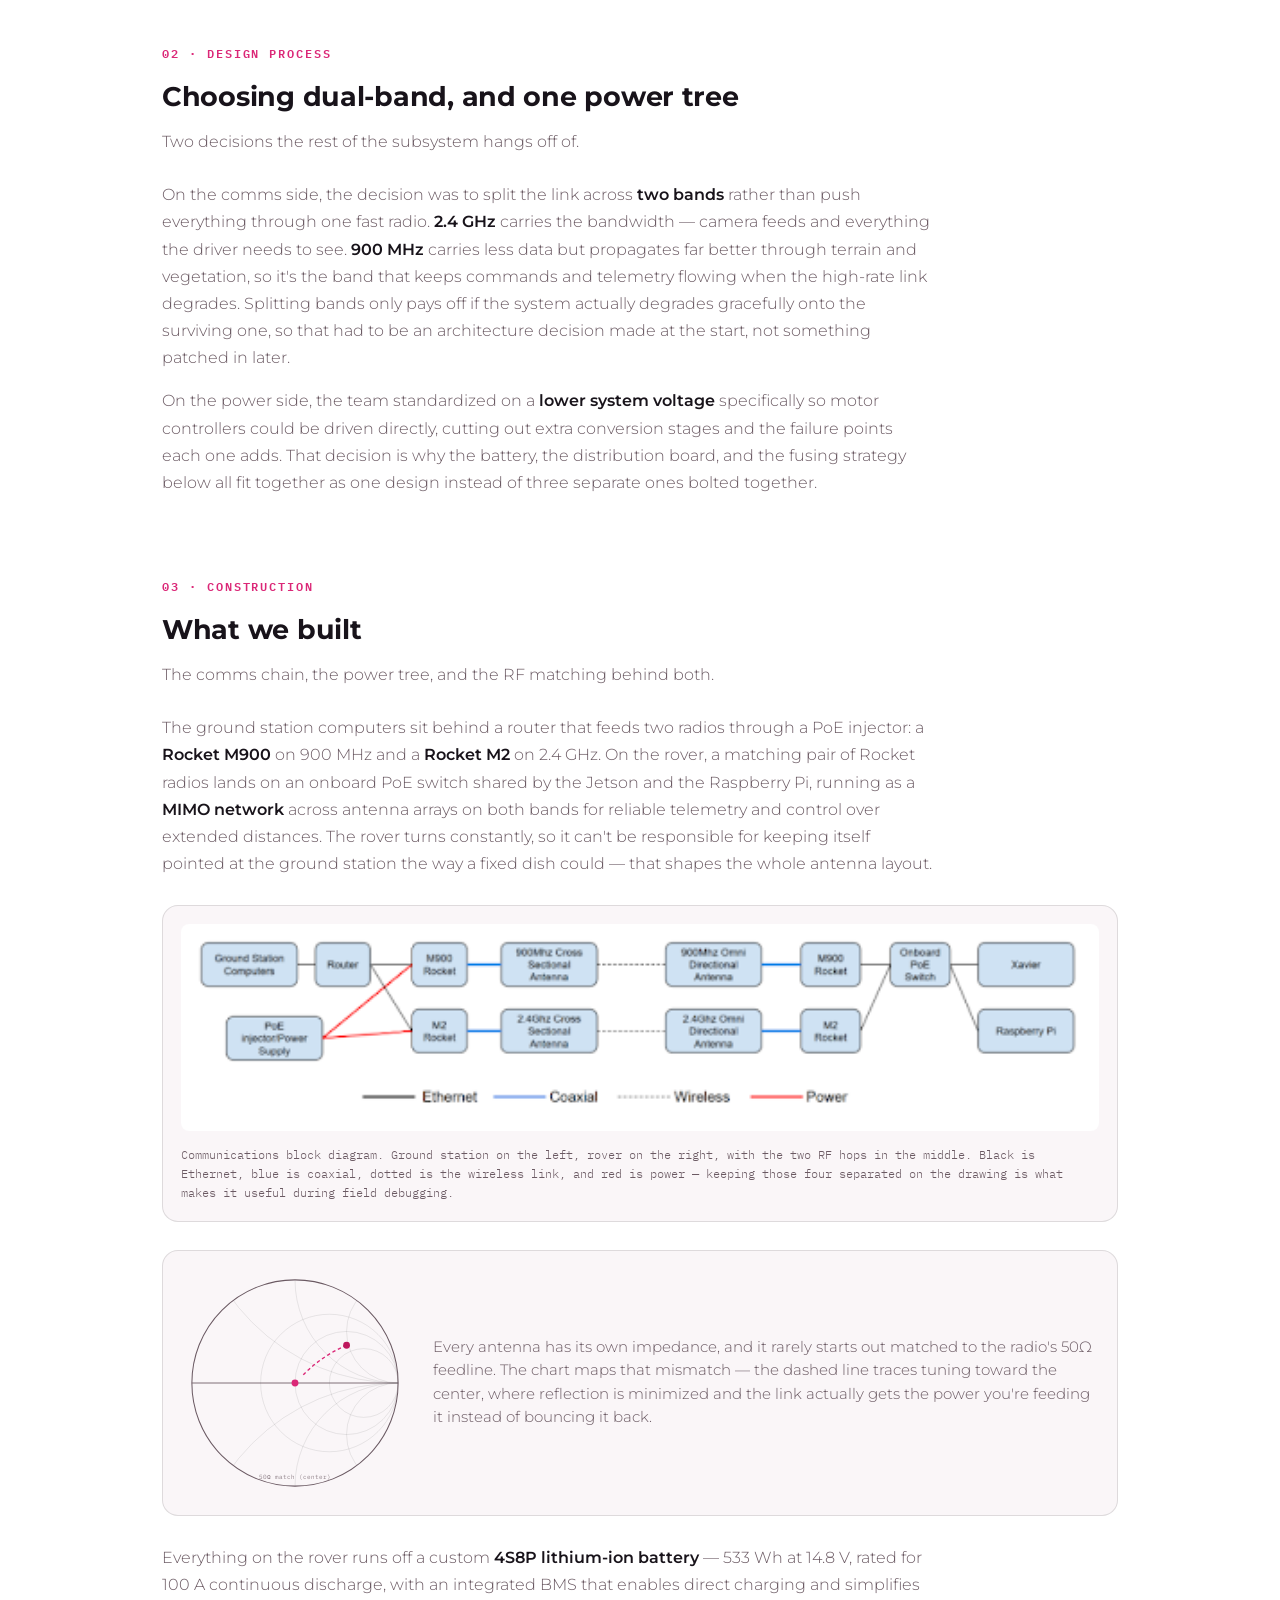
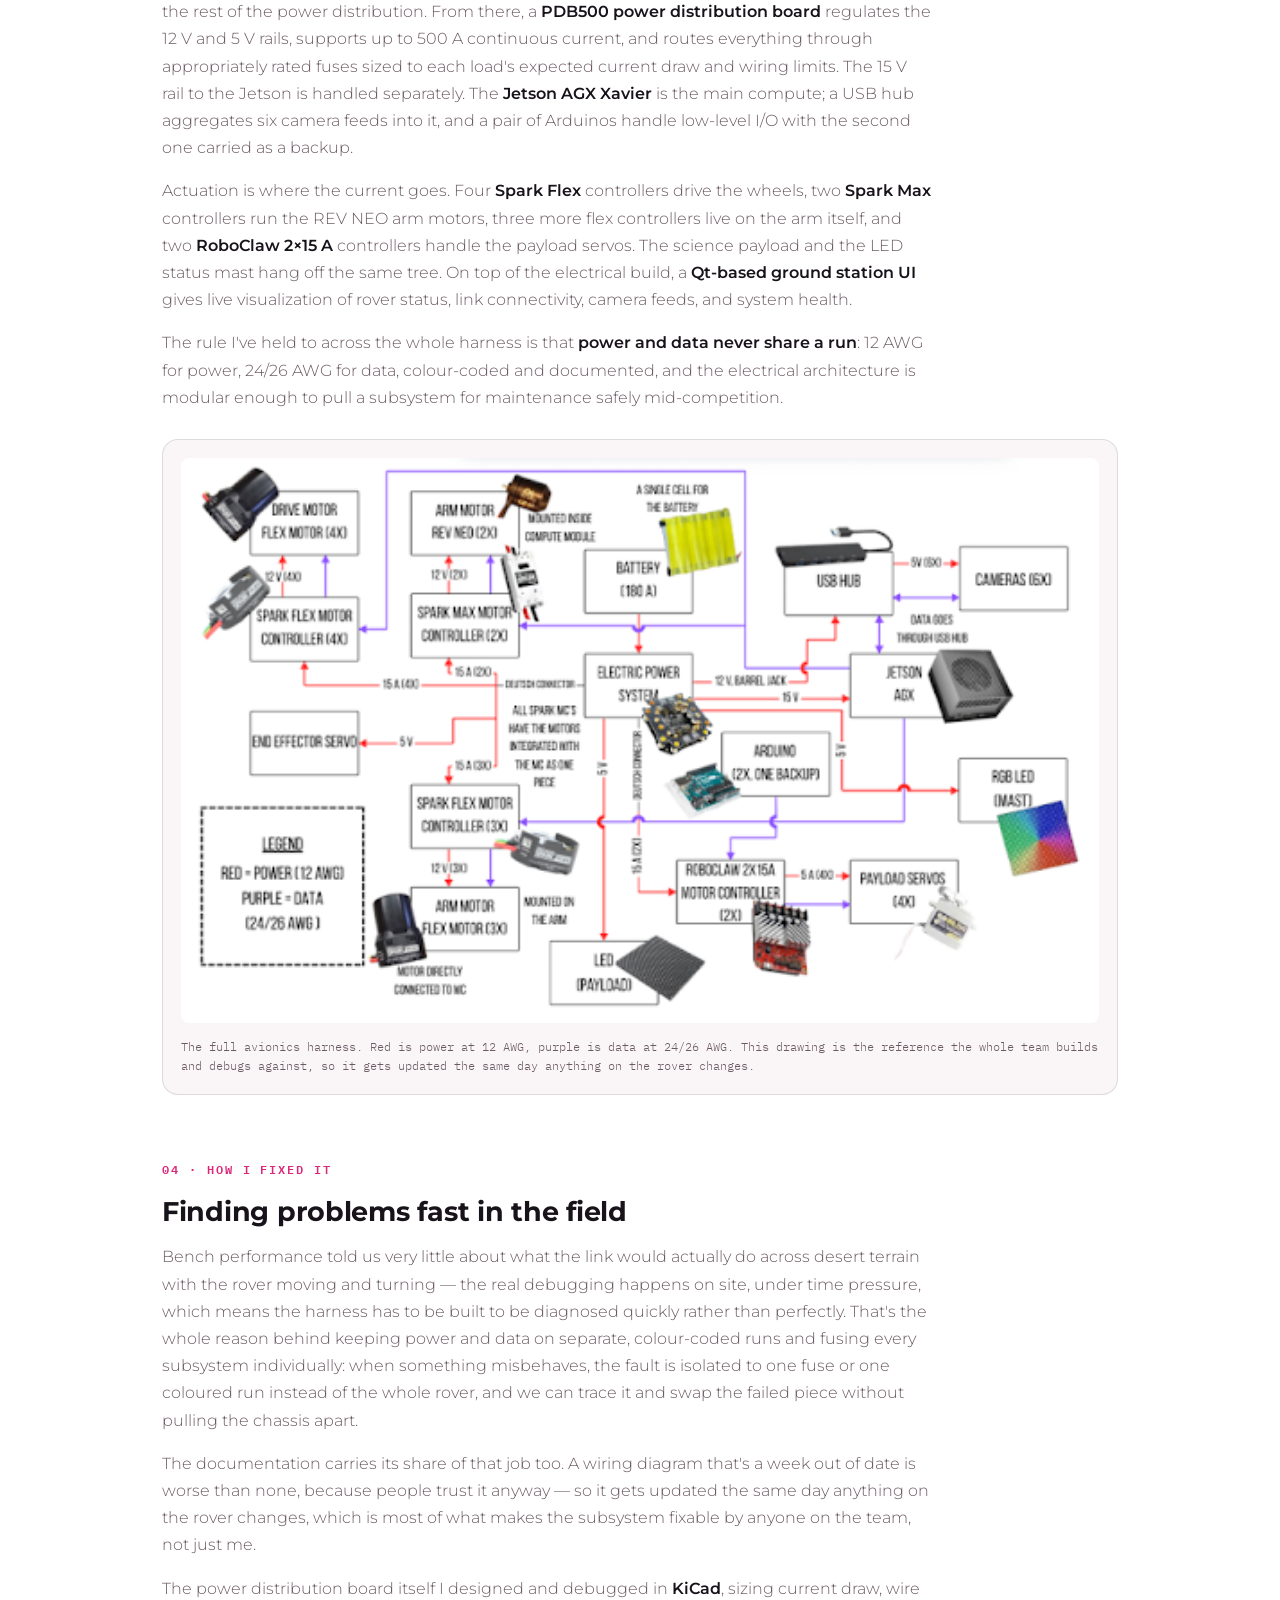
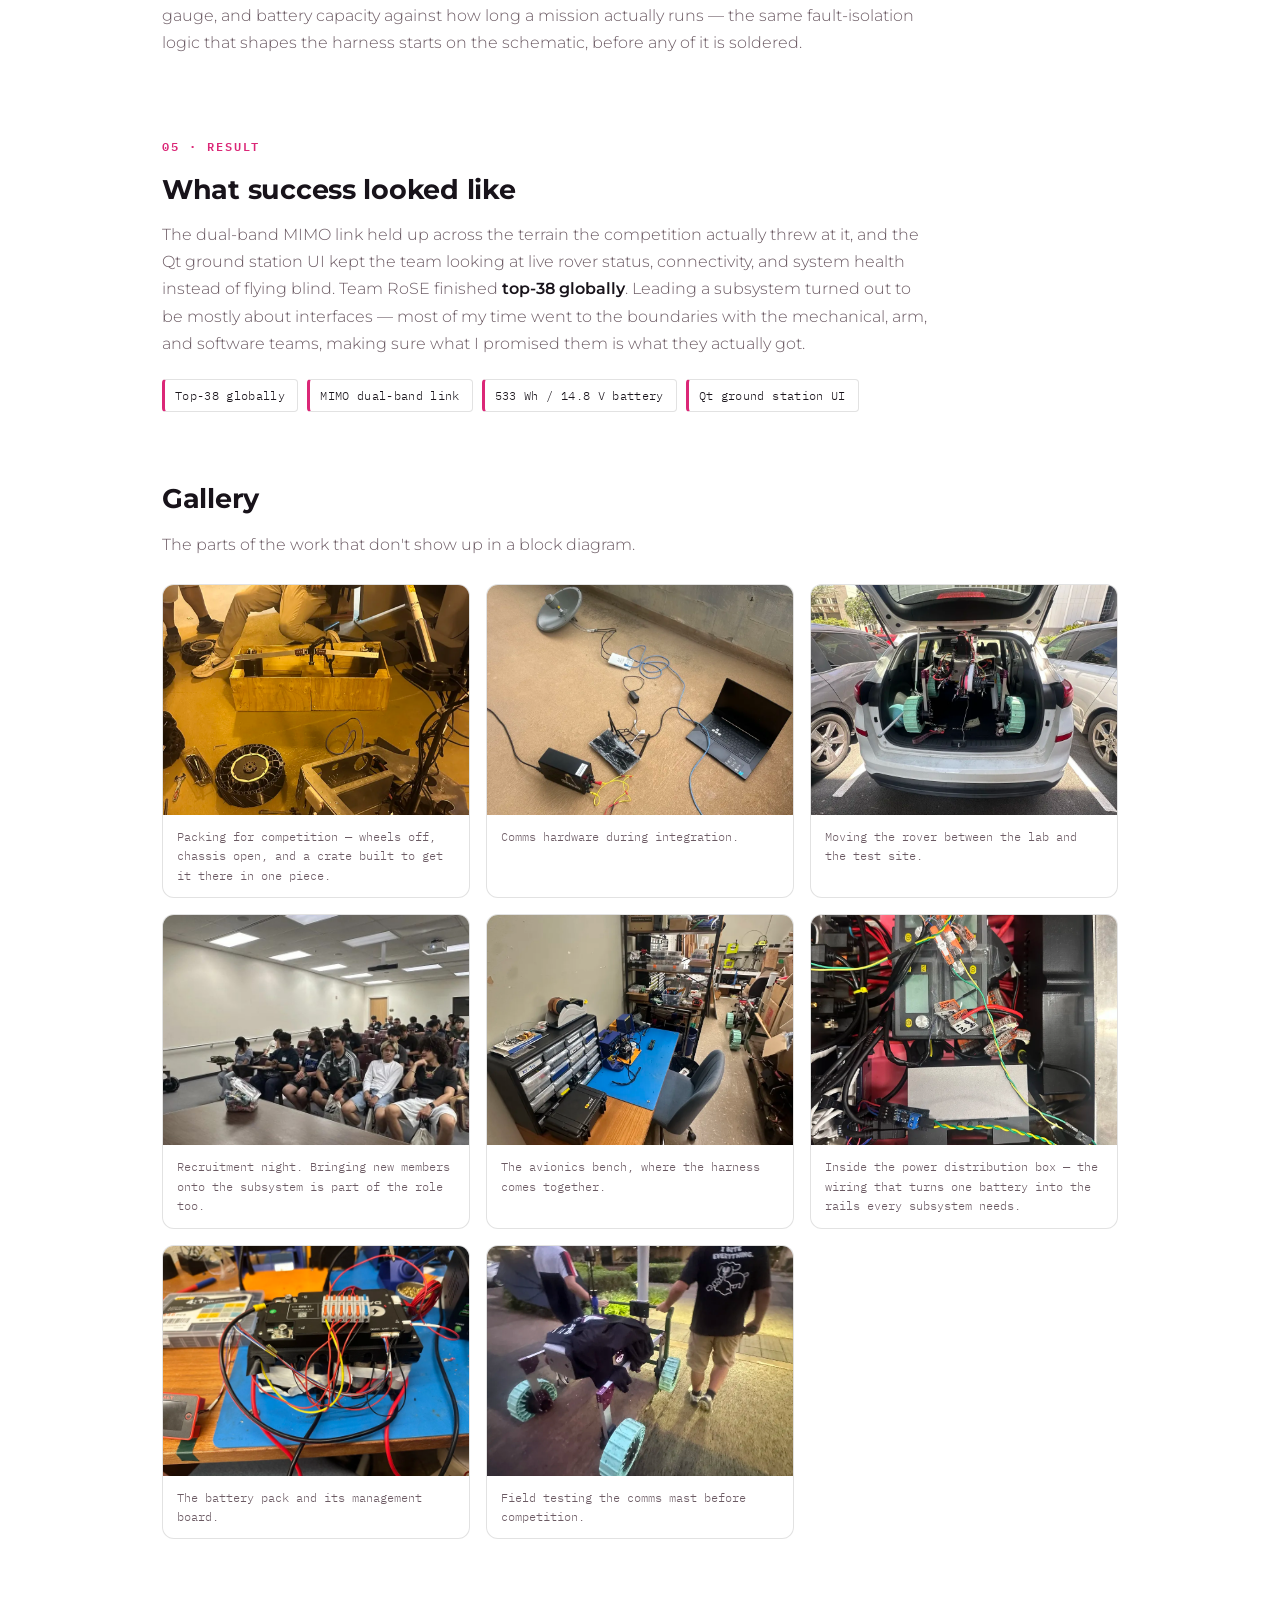
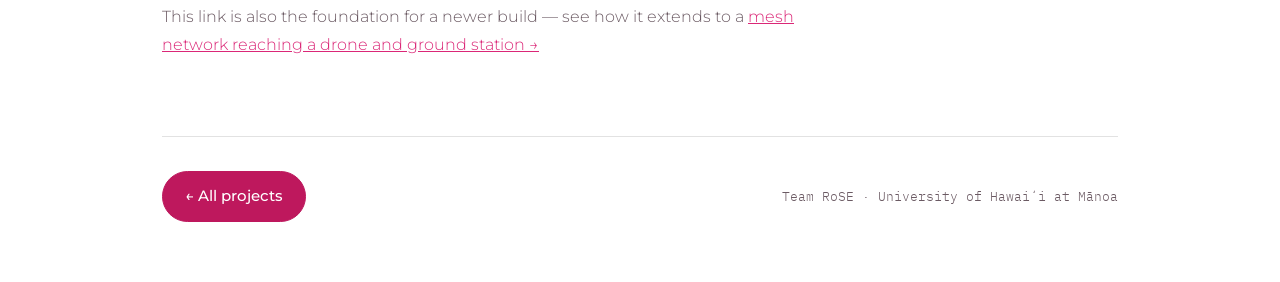
<file: rover-comms-avionics.html>
<!DOCTYPE html>
<html lang="en">
<head>
<meta charset="UTF-8">
<meta name="viewport" content="width=device-width, initial-scale=1.0">
<title>Rover Communications &amp; Avionics | Alexis Chong</title>
<meta name="description" content="Leading the communications and avionics subsystem for Team RoSE's University Rover Challenge rover — dual-band telemetry, power distribution, and onboard data architecture.">
<link rel="preconnect" href="https://fonts.googleapis.com">
<link rel="preconnect" href="https://fonts.gstatic.com" crossorigin>
<link href="https://fonts.googleapis.com/css2?family=Montserrat:wght@300;400;500;600;700&family=IBM+Plex+Mono:wght@400;500&display=swap" rel="stylesheet">
<link rel="stylesheet" href="project.css">
</head>
<body>

<nav>
  <div class="nav-in">
    <a class="nav-name" href="index.html">Alexis Chong</a>
    <a class="nav-back" href="index.html#projects">&larr; Back to portfolio</a>
  </div>
</nav>

<main class="wrap">
  <div class="p-hero">
    <div class="eyebrow">University Rover Challenge &middot; Team RoSE</div>
    <h1>Rover Communications &amp; Avionics Lead</h1>
    <p class="lede">I lead the subsystem that keeps our Mars rover talking and powered: a dual-band radio link back to the ground station, and the power and data architecture that every other subsystem plugs into.</p>

    <dl class="meta">
      <div><dt>Role</dt><dd>Comms &amp; Avionics Lead</dd></div>
      <div><dt>Team</dt><dd>Team RoSE, UH M&#257;noa</dd></div>
      <div><dt>Competition</dt><dd>University Rover Challenge</dd></div>
      <div><dt>Result</dt><dd>Top-38 globally</dd></div>
    </dl>

    <img class="hero-img contain" src="Rover 3D model.png" alt="CAD model of the rover: four-wheel chassis, manipulator arm, and the mast carrying the communications antennas">
  </div>

  <section>
    <div class="eyebrow phase">01 &middot; Requirements</div>
    <h2>What the rover needed</h2>
    <p>The University Rover Challenge runs in open desert terrain, and the rover has to be driven entirely from a ground station that can be hundreds of meters away with no line-of-sight guarantee. That puts two hard requirements on my subsystem: the link can never be the reason we lose the rover, and every board, motor, and camera on the vehicle has to get clean power and a data path back to the onboard computer.</p>
    <p>So the work splits into two halves that have to agree with each other — the <strong>radio link</strong> that carries video and commands, and the <strong>avionics</strong> that distribute power and data inside the chassis. I own both, which means most of my job is making sure a decision on one side doesn't quietly break the other.</p>
    <div class="facts">
      <span class="fact">900 MHz / 2.4 GHz</span>
      <span class="fact">Ubiquiti Rocket radios</span>
      <span class="fact">Jetson AGX Xavier</span>
      <span class="fact">PoE distribution</span>
      <span class="fact">6 camera feeds</span>
    </div>
  </section>

  <section>
    <div class="eyebrow phase">02 &middot; Design process</div>
    <h2>Choosing dual-band, and one power tree</h2>
    <p class="sec-note">Two decisions the rest of the subsystem hangs off of.</p>
    <p>On the comms side, the decision was to split the link across <strong>two bands</strong> rather than push everything through one fast radio. <strong>2.4&nbsp;GHz</strong> carries the bandwidth — camera feeds and everything the driver needs to see. <strong>900&nbsp;MHz</strong> carries less data but propagates far better through terrain and vegetation, so it's the band that keeps commands and telemetry flowing when the high-rate link degrades. Splitting bands only pays off if the system actually degrades gracefully onto the surviving one, so that had to be an architecture decision made at the start, not something patched in later.</p>
    <p>On the power side, the team standardized on a <strong>lower system voltage</strong> specifically so motor controllers could be driven directly, cutting out extra conversion stages and the failure points each one adds. That decision is why the battery, the distribution board, and the fusing strategy below all fit together as one design instead of three separate ones bolted together.</p>
  </section>

  <section>
    <div class="eyebrow phase">03 &middot; Construction</div>
    <h2>What we built</h2>
    <p class="sec-note">The comms chain, the power tree, and the RF matching behind both.</p>
    <p>The ground station computers sit behind a router that feeds two radios through a PoE injector: a <strong>Rocket M900</strong> on 900&nbsp;MHz and a <strong>Rocket M2</strong> on 2.4&nbsp;GHz. On the rover, a matching pair of Rocket radios lands on an onboard PoE switch shared by the Jetson and the Raspberry Pi, running as a <strong>MIMO network</strong> across antenna arrays on both bands for reliable telemetry and control over extended distances. The rover turns constantly, so it can't be responsible for keeping itself pointed at the ground station the way a fixed dish could — that shapes the whole antenna layout.</p>

    <figure class="figblock">
      <img src="Rover comms diagram.png" alt="Block diagram of the rover communications chain from ground station computers through the router, PoE injector, and Rocket M900 and M2 radios, across the 900 MHz and 2.4 GHz antenna links, to the onboard PoE switch, Jetson Xavier, and Raspberry Pi">
      <figcaption>Communications block diagram. Ground station on the left, rover on the right, with the two RF hops in the middle. Black is Ethernet, blue is coaxial, dotted is the wireless link, and red is power — keeping those four separated on the drawing is what makes it useful during field debugging.</figcaption>
    </figure>

    <div class="rf-figure" style="margin-top:28px">
      <svg viewBox="0 0 320 320" role="img" aria-label="Smith chart showing constant-resistance and constant-reactance grid lines, with a dashed path from an unmatched impedance point to the matched 50-ohm center">
        <defs><clipPath id="smithBound"><circle cx="160" cy="160" r="150"/></clipPath></defs>
        <g clip-path="url(#smithBound)" fill="none" stroke="var(--line)" stroke-width="1">
          <circle cx="210" cy="160" r="100"/>
          <circle cx="235" cy="160" r="75"/>
          <circle cx="260" cy="160" r="50"/>
          <circle cx="310" cy="-140" r="300"/>
          <circle cx="310" cy="460" r="300"/>
          <circle cx="310" cy="10" r="150"/>
          <circle cx="310" cy="310" r="150"/>
          <circle cx="310" cy="85" r="75"/>
          <circle cx="310" cy="235" r="75"/>
        </g>
        <circle cx="160" cy="160" r="150" fill="none" stroke="var(--dust)" stroke-width="1.5"/>
        <line x1="10" y1="160" x2="310" y2="160" stroke="var(--dust)" stroke-width="1.25"/>
        <path d="M 235,105 Q 200,120 172,148" fill="none" stroke="#db2777" stroke-width="2" stroke-dasharray="5 4"/>
        <circle cx="235" cy="105" r="5" fill="#be185d"/>
        <circle cx="160" cy="160" r="5" fill="#db2777"/>
        <text x="160" y="300" text-anchor="middle" class="rf-label">50&#937; match (center)</text>
      </svg>
      <p class="rf-caption">Every antenna has its own impedance, and it rarely starts out matched to the radio's 50&#937; feedline. The chart maps that mismatch — the dashed line traces tuning toward the center, where reflection is minimized and the link actually gets the power you're feeding it instead of bouncing it back.</p>
    </div>

    <p style="margin-top:28px">Everything on the rover runs off a custom <strong>4S8P lithium-ion battery</strong> — 533&nbsp;Wh at 14.8&nbsp;V, rated for 100&nbsp;A continuous discharge, with an integrated BMS that enables direct charging and simplifies the rest of the power distribution. From there, a <strong>PDB500 power distribution board</strong> regulates the 12&nbsp;V and 5&nbsp;V rails, supports up to 500&nbsp;A continuous current, and routes everything through appropriately rated fuses sized to each load's expected current draw and wiring limits. The 15&nbsp;V rail to the Jetson is handled separately. The <strong>Jetson AGX Xavier</strong> is the main compute; a USB hub aggregates six camera feeds into it, and a pair of Arduinos handle low-level I/O with the second one carried as a backup.</p>
    <p>Actuation is where the current goes. Four <strong>Spark Flex</strong> controllers drive the wheels, two <strong>Spark Max</strong> controllers run the REV NEO arm motors, three more flex controllers live on the arm itself, and two <strong>RoboClaw 2&times;15&nbsp;A</strong> controllers handle the payload servos. The science payload and the LED status mast hang off the same tree. On top of the electrical build, a <strong>Qt-based ground station UI</strong> gives live visualization of rover status, link connectivity, camera feeds, and system health.</p>
    <p>The rule I've held to across the whole harness is that <strong>power and data never share a run</strong>: 12&nbsp;AWG for power, 24/26&nbsp;AWG for data, colour-coded and documented, and the electrical architecture is modular enough to pull a subsystem for maintenance safely mid-competition.</p>

    <figure class="figblock">
      <img src="Rover wiring diagram.png" alt="Full rover wiring diagram showing the battery and electric power system feeding motor controllers, the Jetson AGX, USB hub, cameras, Arduinos, servos, and LED payload, with power and data runs colour-coded">
      <figcaption>The full avionics harness. Red is power at 12&nbsp;AWG, purple is data at 24/26&nbsp;AWG. This drawing is the reference the whole team builds and debugs against, so it gets updated the same day anything on the rover changes.</figcaption>
    </figure>
  </section>

  <section>
    <div class="eyebrow phase">04 &middot; How I fixed it</div>
    <h2>Finding problems fast in the field</h2>
    <p>Bench performance told us very little about what the link would actually do across desert terrain with the rover moving and turning — the real debugging happens on site, under time pressure, which means the harness has to be built to be diagnosed quickly rather than perfectly. That's the whole reason behind keeping power and data on separate, colour-coded runs and fusing every subsystem individually: when something misbehaves, the fault is isolated to one fuse or one coloured run instead of the whole rover, and we can trace it and swap the failed piece without pulling the chassis apart.</p>
    <p>The documentation carries its share of that job too. A wiring diagram that's a week out of date is worse than none, because people trust it anyway — so it gets updated the same day anything on the rover changes, which is most of what makes the subsystem fixable by anyone on the team, not just me.</p>
    <p>The power distribution board itself I designed and debugged in <strong>KiCad</strong>, sizing current draw, wire gauge, and battery capacity against how long a mission actually runs — the same fault-isolation logic that shapes the harness starts on the schematic, before any of it is soldered.</p>
  </section>

  <section>
    <div class="eyebrow phase">05 &middot; Result</div>
    <h2>What success looked like</h2>
    <p>The dual-band MIMO link held up across the terrain the competition actually threw at it, and the Qt ground station UI kept the team looking at live rover status, connectivity, and system health instead of flying blind. Team RoSE finished <strong>top-38 globally</strong>. Leading a subsystem turned out to be mostly about interfaces — most of my time went to the boundaries with the mechanical, arm, and software teams, making sure what I promised them is what they actually got.</p>
    <div class="facts">
      <span class="fact">Top-38 globally</span>
      <span class="fact">MIMO dual-band link</span>
      <span class="fact">533 Wh / 14.8 V battery</span>
      <span class="fact">Qt ground station UI</span>
    </div>
  </section>

  <section>
    <h2>Gallery</h2>
    <p class="sec-note">The parts of the work that don't show up in a block diagram.</p>
    <div class="gallery">
      <figure>
        <img src="Rover packing.webp" alt="The rover partially disassembled on the shop floor with wheels, chassis, and crate during packing">
        <figcaption>Packing for competition — wheels off, chassis open, and a crate built to get it there in one piece.</figcaption>
      </figure>
      <figure>
        <img src="Rover Comms.webp" alt="Rover communications hardware">
        <figcaption>Comms hardware during integration.</figcaption>
      </figure>
      <figure>
        <img src="Random Images Transporting the Rover.webp" alt="The team transporting the rover">
        <figcaption>Moving the rover between the lab and the test site.</figcaption>
      </figure>
      <figure>
        <img src="Team RoSE recruitment meeting.jpg" alt="Team RoSE recruitment meeting in a lecture hall">
        <figcaption>Recruitment night. Bringing new members onto the subsystem is part of the role too.</figcaption>
      </figure>
      <figure>
        <img src="Rover avionics workspace.webp" alt="The avionics workbench used to build and repair the rover's power and data harness">
        <figcaption>The avionics bench, where the harness comes together.</figcaption>
      </figure>
      <figure>
        <img src="Rover power distribution wiring.webp" alt="Inside the rover's power distribution box, showing the battery management wiring and terminal blocks">
        <figcaption>Inside the power distribution box — the wiring that turns one battery into the rails every subsystem needs.</figcaption>
      </figure>
      <figure>
        <img src="Rover battery pack.webp" alt="The rover's custom battery pack with a battery management board and terminal blocks">
        <figcaption>The battery pack and its management board.</figcaption>
      </figure>
      <figure>
        <img src="Rover comms field testing.webp" alt="Field testing the rover with its communications mast raised">
        <figcaption>Field testing the comms mast before competition.</figcaption>
      </figure>
    </div>
  </section>

  <section>
    <p class="sec-note">This link is also the foundation for a newer build — see how it extends to a <a href="urc-mesh-drone.html">mesh network reaching a drone and ground station &rarr;</a></p>
  </section>

  <div class="p-foot">
    <a class="btn primary" href="index.html#projects">&larr; All projects</a>
    <span class="mono">Team RoSE &middot; University of Hawai&#699;i at M&#257;noa</span>
  </div>
</main>

</body>
</html>
</file>
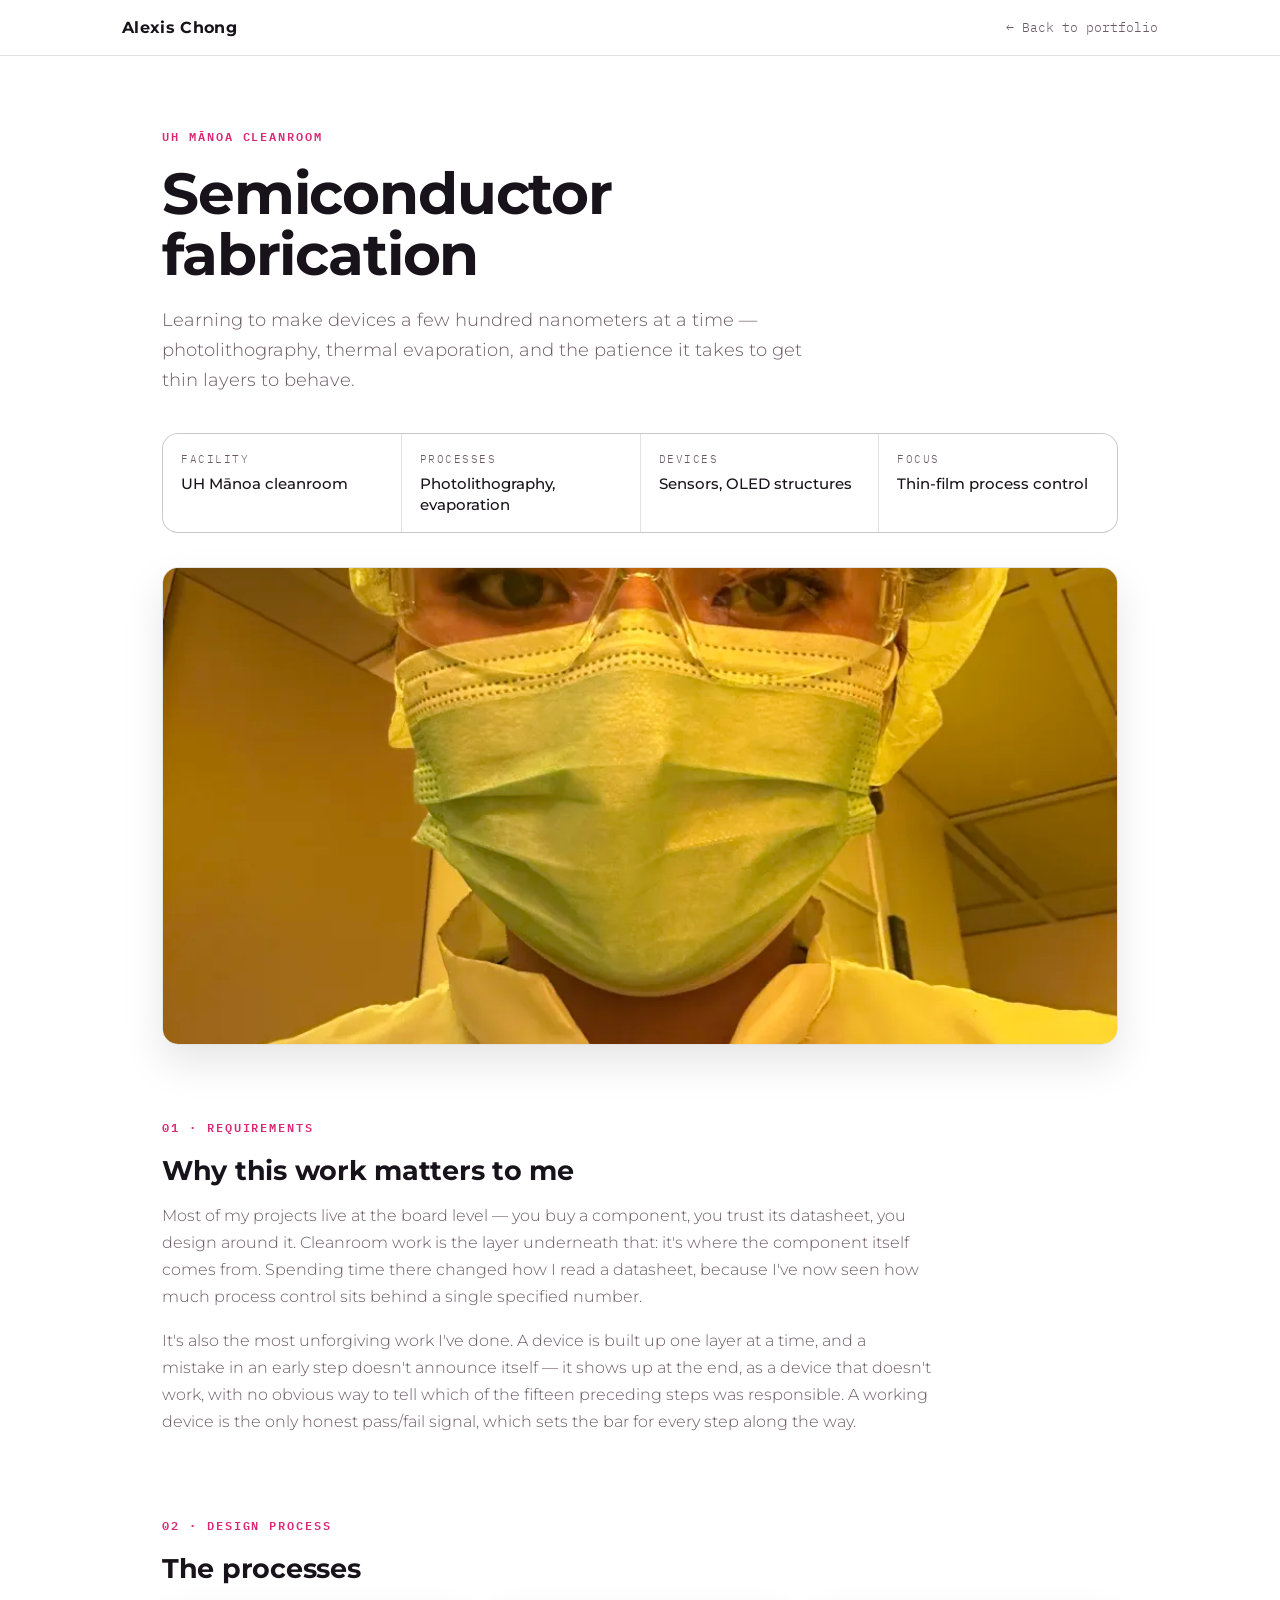
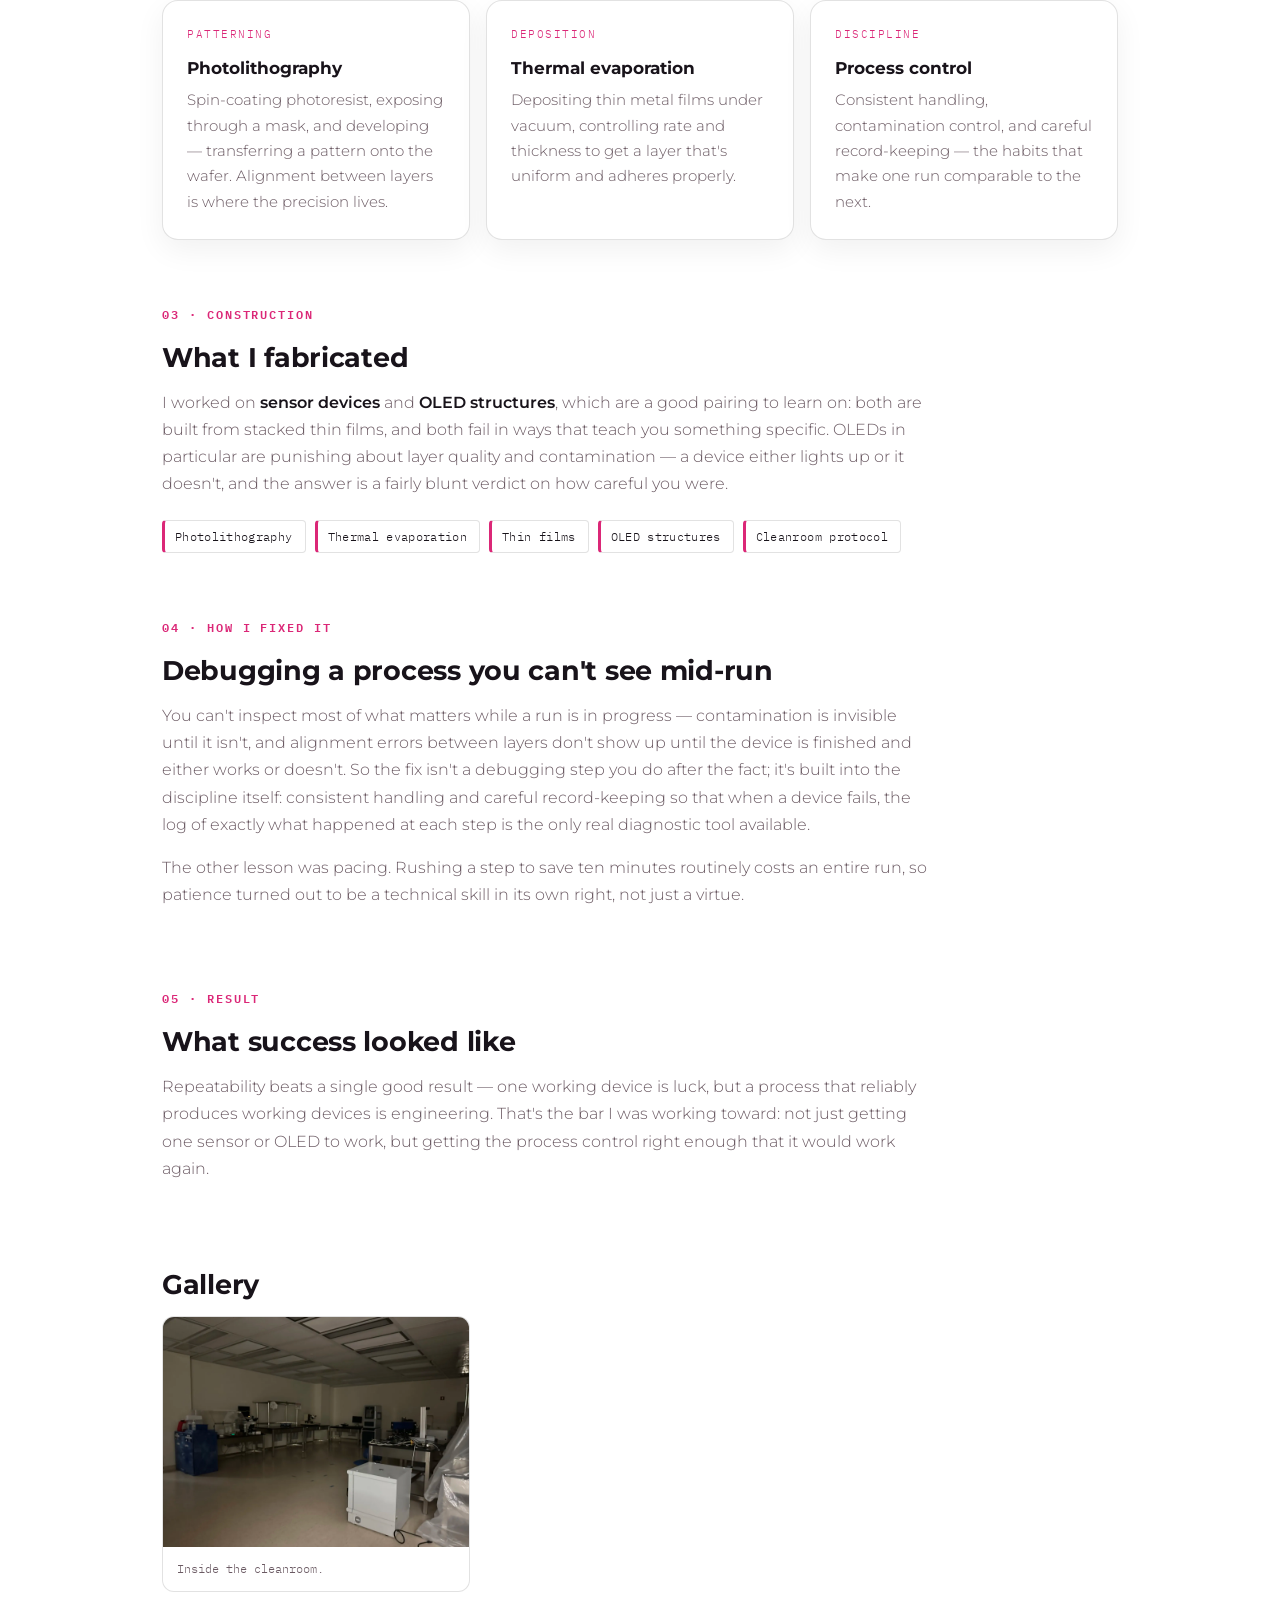
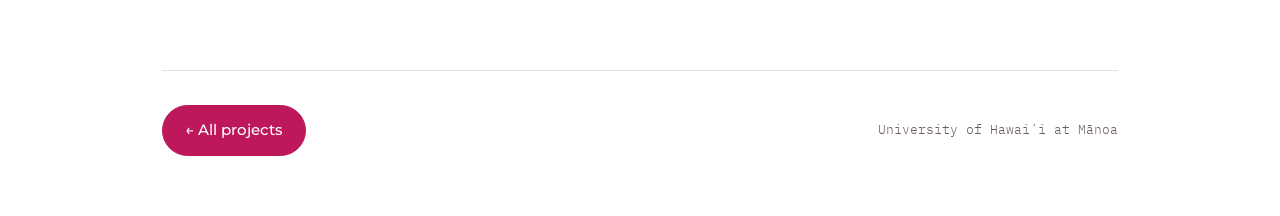
<file: semiconductor-fabrication.html>
<!DOCTYPE html>
<html lang="en">
<head>
<meta charset="UTF-8">
<meta name="viewport" content="width=device-width, initial-scale=1.0">
<title>Semiconductor Fabrication | Alexis Chong</title>
<meta name="description" content="Cleanroom work at UH Manoa — photolithography, thermal evaporation, and thin-film process control for sensors and OLED structures.">
<link rel="preconnect" href="https://fonts.googleapis.com">
<link rel="preconnect" href="https://fonts.gstatic.com" crossorigin>
<link href="https://fonts.googleapis.com/css2?family=Montserrat:wght@300;400;500;600;700&family=IBM+Plex+Mono:wght@400;500&display=swap" rel="stylesheet">
<link rel="stylesheet" href="project.css">
</head>
<body>

<nav>
  <div class="nav-in">
    <a class="nav-name" href="index.html">Alexis Chong</a>
    <a class="nav-back" href="index.html#projects">&larr; Back to portfolio</a>
  </div>
</nav>

<main class="wrap">
  <div class="p-hero">
    <div class="eyebrow">UH M&#257;noa cleanroom</div>
    <h1>Semiconductor fabrication</h1>
    <p class="lede">Learning to make devices a few hundred nanometers at a time — photolithography, thermal evaporation, and the patience it takes to get thin layers to behave.</p>

    <dl class="meta">
      <div><dt>Facility</dt><dd>UH M&#257;noa cleanroom</dd></div>
      <div><dt>Processes</dt><dd>Photolithography, evaporation</dd></div>
      <div><dt>Devices</dt><dd>Sensors, OLED structures</dd></div>
      <div><dt>Focus</dt><dd>Thin-film process control</dd></div>
    </dl>

    <img class="hero-img" src="Semiconductor Fabrication.webp" alt="Cleanroom semiconductor fabrication work">
  </div>

  <section>
    <div class="eyebrow phase">01 &middot; Requirements</div>
    <h2>Why this work matters to me</h2>
    <p>Most of my projects live at the board level — you buy a component, you trust its datasheet, you design around it. Cleanroom work is the layer underneath that: it's where the component itself comes from. Spending time there changed how I read a datasheet, because I've now seen how much process control sits behind a single specified number.</p>
    <p>It's also the most unforgiving work I've done. A device is built up one layer at a time, and a mistake in an early step doesn't announce itself — it shows up at the end, as a device that doesn't work, with no obvious way to tell which of the fifteen preceding steps was responsible. A working device is the only honest pass/fail signal, which sets the bar for every step along the way.</p>
  </section>

  <section>
    <div class="eyebrow phase">02 &middot; Design process</div>
    <h2>The processes</h2>
    <div class="grid">
      <div class="card">
        <span class="mono">Patterning</span>
        <h3>Photolithography</h3>
        <p>Spin-coating photoresist, exposing through a mask, and developing — transferring a pattern onto the wafer. Alignment between layers is where the precision lives.</p>
      </div>
      <div class="card">
        <span class="mono">Deposition</span>
        <h3>Thermal evaporation</h3>
        <p>Depositing thin metal films under vacuum, controlling rate and thickness to get a layer that's uniform and adheres properly.</p>
      </div>
      <div class="card">
        <span class="mono">Discipline</span>
        <h3>Process control</h3>
        <p>Consistent handling, contamination control, and careful record-keeping — the habits that make one run comparable to the next.</p>
      </div>
    </div>
  </section>

  <section>
    <div class="eyebrow phase">03 &middot; Construction</div>
    <h2>What I fabricated</h2>
    <p>I worked on <strong>sensor devices</strong> and <strong>OLED structures</strong>, which are a good pairing to learn on: both are built from stacked thin films, and both fail in ways that teach you something specific. OLEDs in particular are punishing about layer quality and contamination — a device either lights up or it doesn't, and the answer is a fairly blunt verdict on how careful you were.</p>
    <div class="facts">
      <span class="fact">Photolithography</span>
      <span class="fact">Thermal evaporation</span>
      <span class="fact">Thin films</span>
      <span class="fact">OLED structures</span>
      <span class="fact">Cleanroom protocol</span>
    </div>
  </section>

  <section>
    <div class="eyebrow phase">04 &middot; How I fixed it</div>
    <h2>Debugging a process you can't see mid-run</h2>
    <p>You can't inspect most of what matters while a run is in progress — contamination is invisible until it isn't, and alignment errors between layers don't show up until the device is finished and either works or doesn't. So the fix isn't a debugging step you do after the fact; it's built into the discipline itself: consistent handling and careful record-keeping so that when a device fails, the log of exactly what happened at each step is the only real diagnostic tool available.</p>
    <p>The other lesson was pacing. Rushing a step to save ten minutes routinely costs an entire run, so patience turned out to be a technical skill in its own right, not just a virtue.</p>
  </section>

  <section>
    <div class="eyebrow phase">05 &middot; Result</div>
    <h2>What success looked like</h2>
    <p>Repeatability beats a single good result — one working device is luck, but a process that reliably produces working devices is engineering. That's the bar I was working toward: not just getting one sensor or OLED to work, but getting the process control right enough that it would work again.</p>
  </section>

  <section>
    <h2>Gallery</h2>
    <div class="gallery">
      <figure>
        <img src="Cleanroom.webp" alt="Inside the UH Manoa cleanroom, with fabrication and characterization equipment along the walls">
        <figcaption>Inside the cleanroom.</figcaption>
      </figure>
    </div>
  </section>

  <div class="p-foot">
    <a class="btn primary" href="index.html#projects">&larr; All projects</a>
    <span class="mono">University of Hawai&#699;i at M&#257;noa</span>
  </div>
</main>

</body>
</html>
</file>
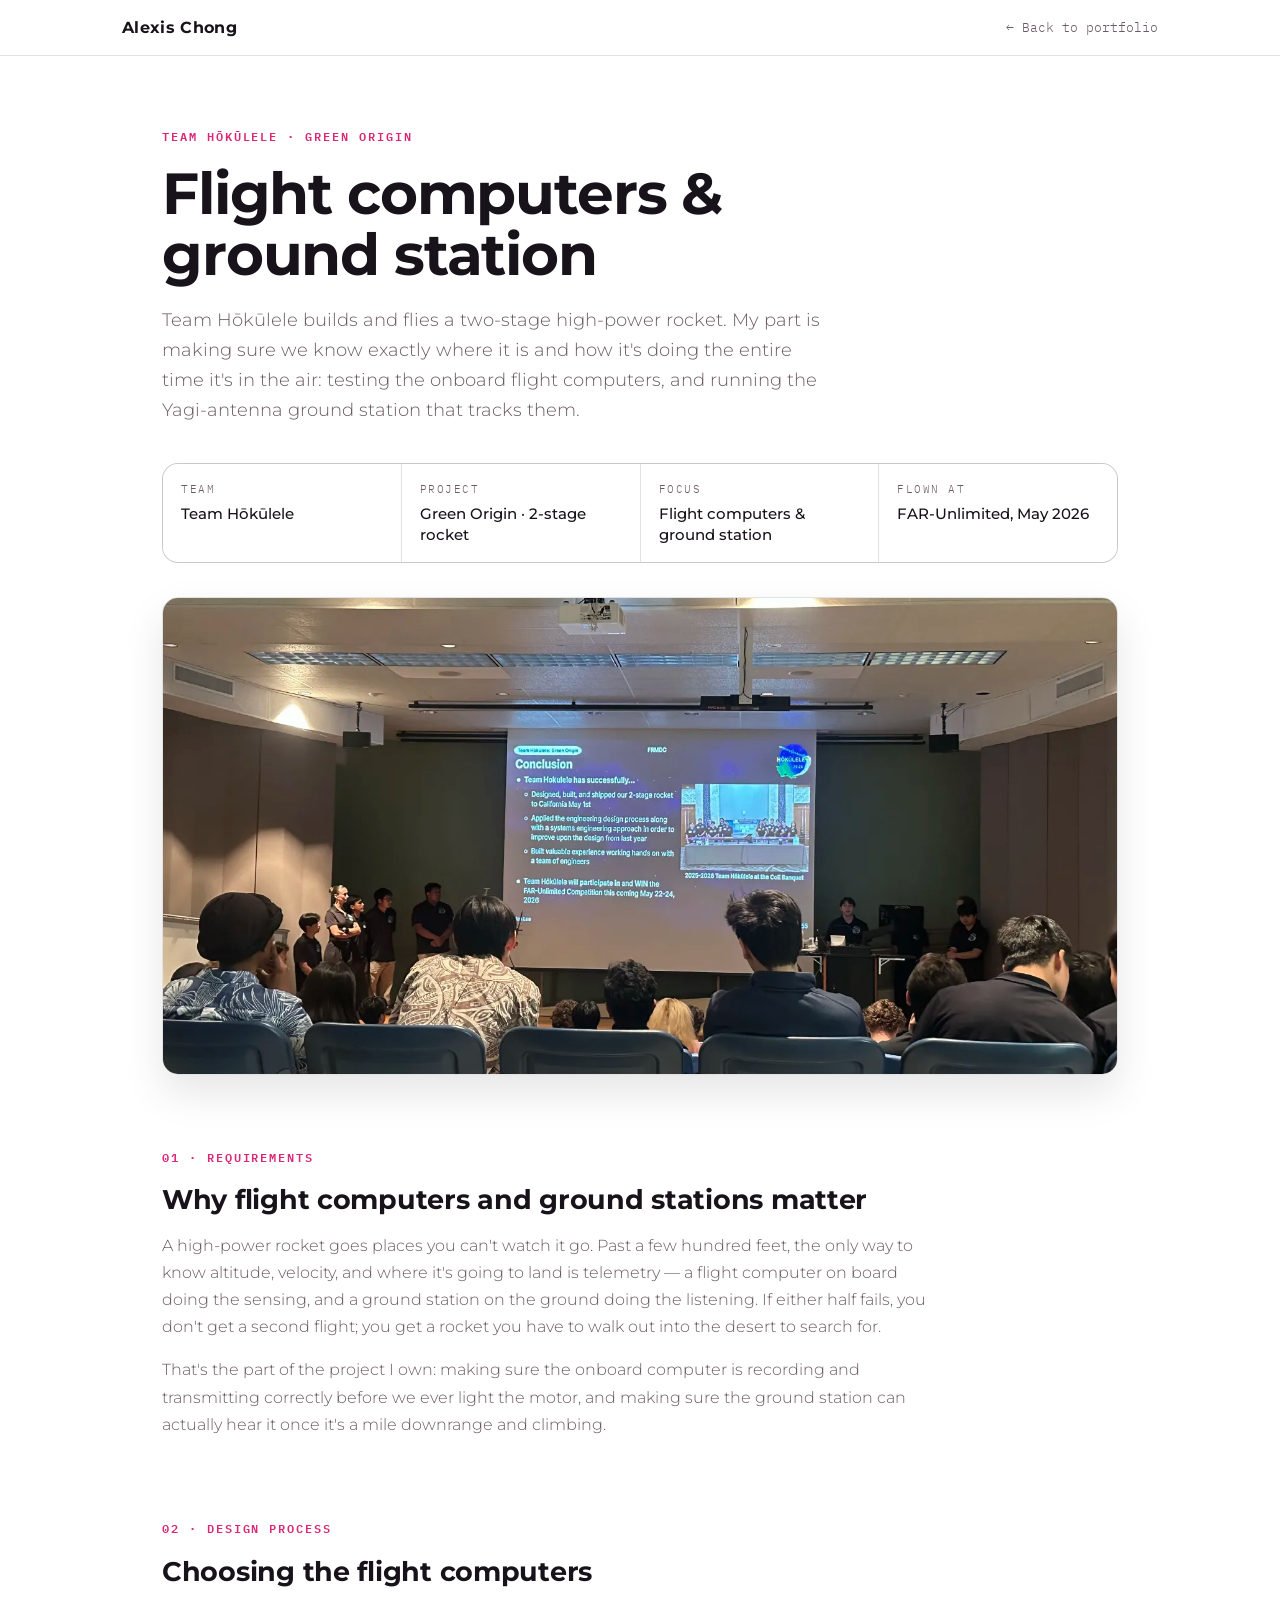
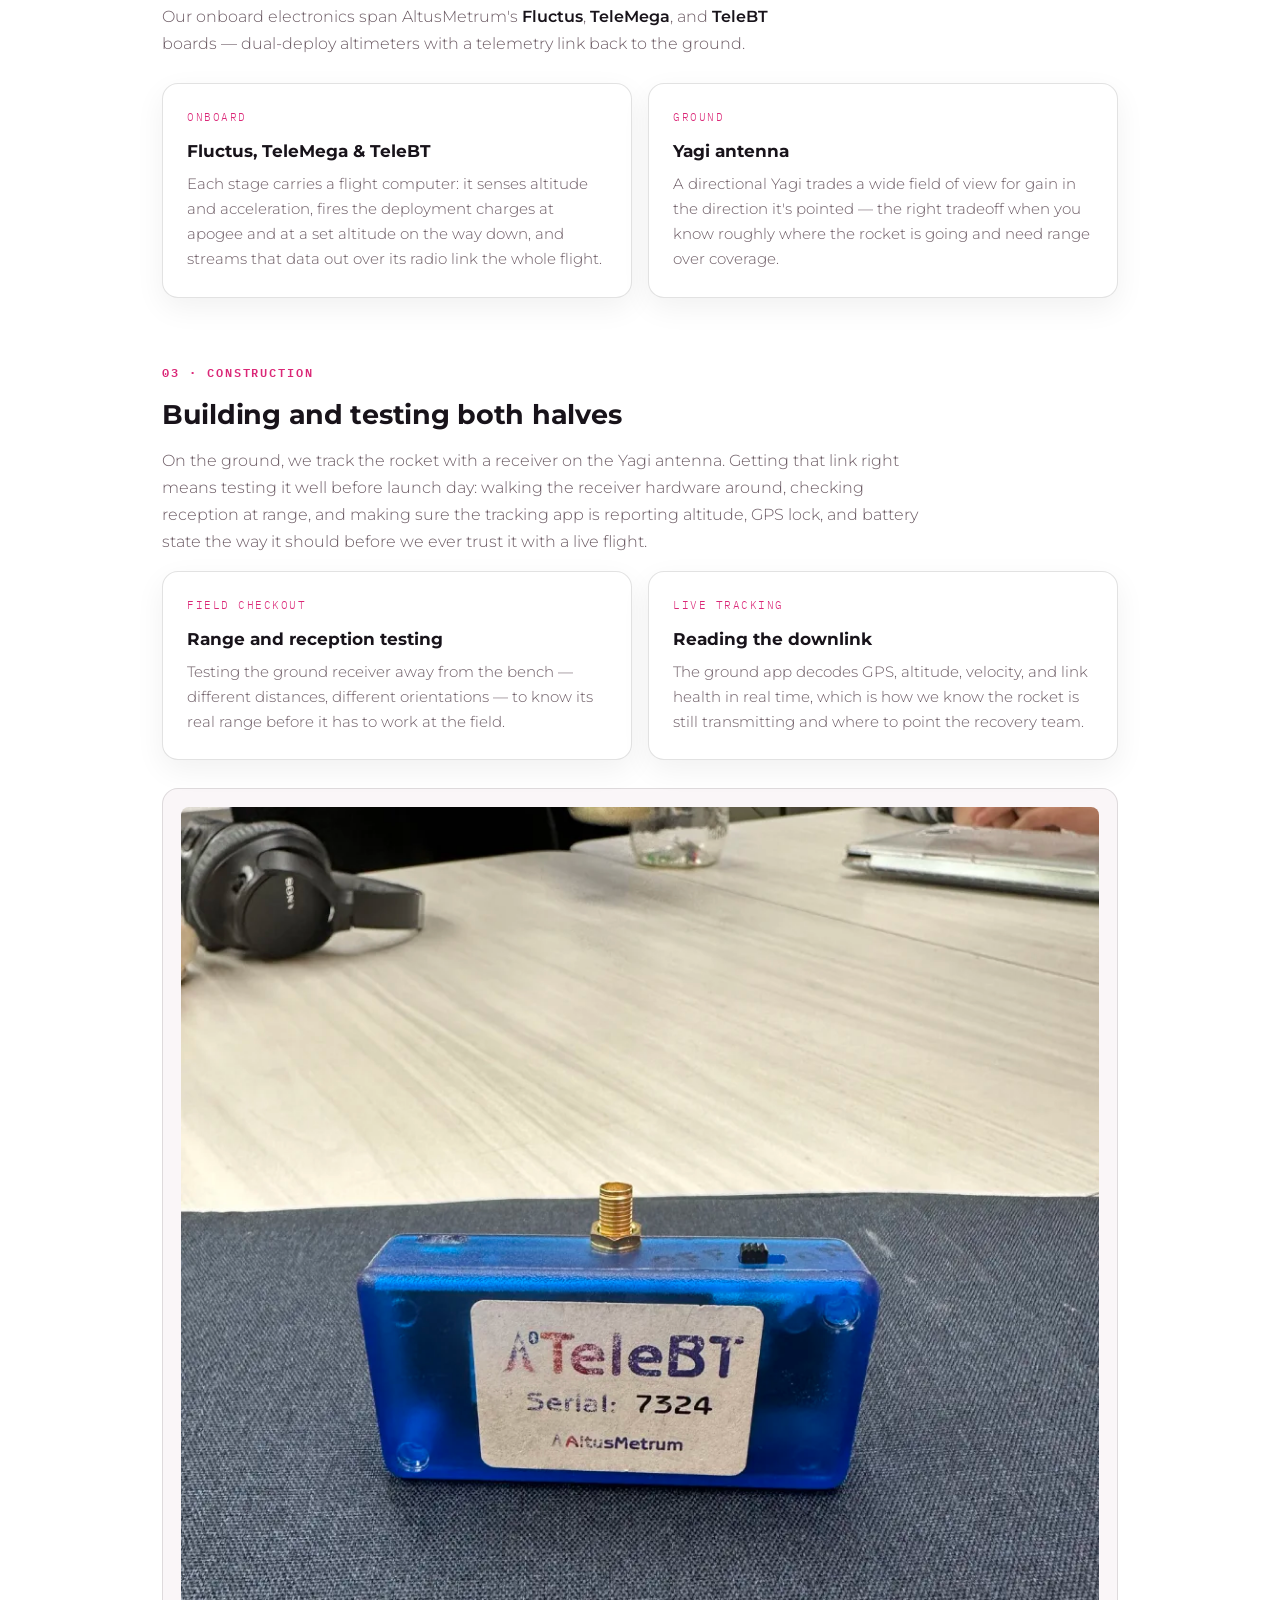
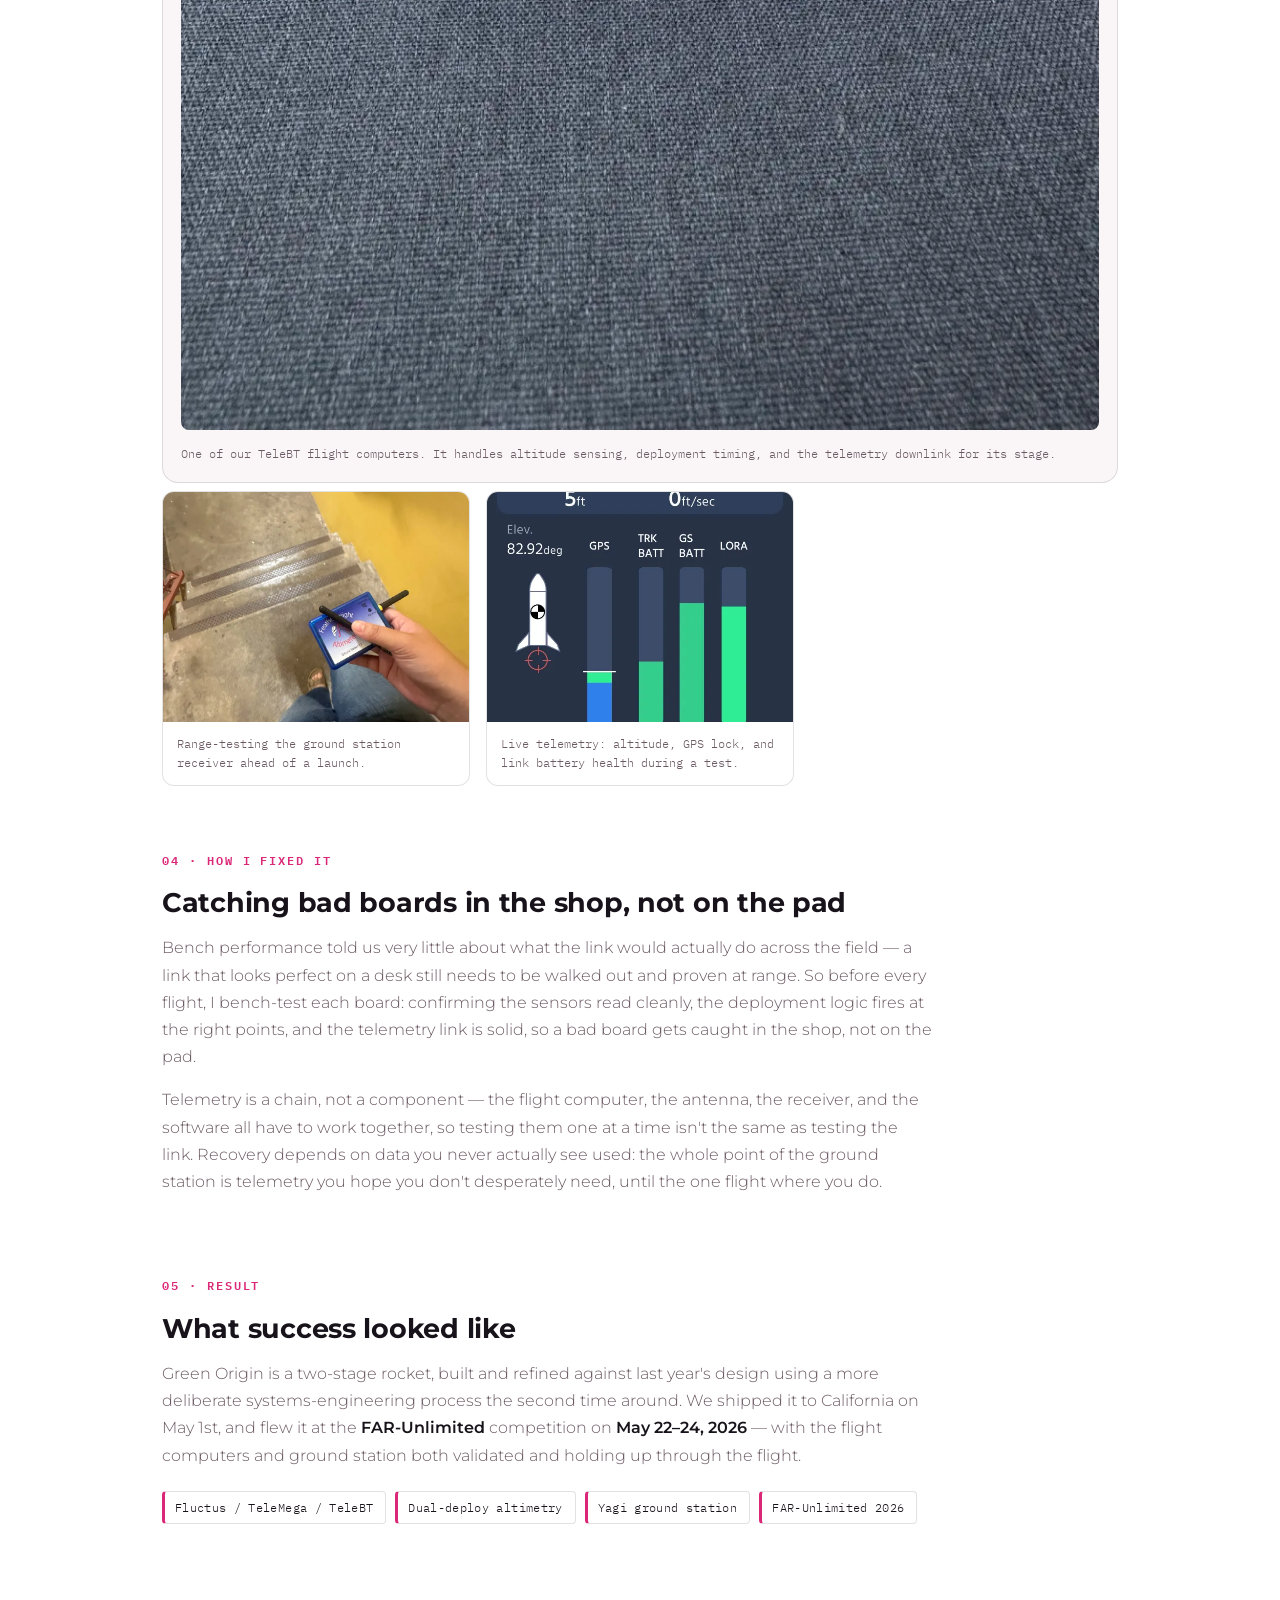
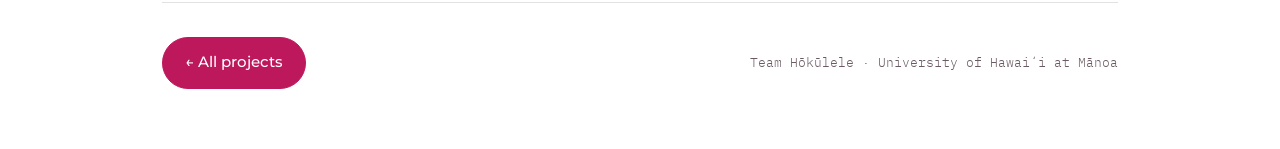
<file: team-hokulele.html>
<!DOCTYPE html>
<html lang="en">
<head>
<meta charset="UTF-8">
<meta name="viewport" content="width=device-width, initial-scale=1.0">
<title>Team H&#333;k&#363;lele | Alexis Chong</title>
<meta name="description" content="Flight computer testing and Yagi-antenna ground station work for Team Hōkūlele's two-stage high-power rocket, flown at the FAR-Unlimited competition.">
<link rel="preconnect" href="https://fonts.googleapis.com">
<link rel="preconnect" href="https://fonts.gstatic.com" crossorigin>
<link href="https://fonts.googleapis.com/css2?family=Montserrat:wght@300;400;500;600;700&family=IBM+Plex+Mono:wght@400;500&display=swap" rel="stylesheet">
<link rel="stylesheet" href="project.css">
</head>
<body>

<nav>
  <div class="nav-in">
    <a class="nav-name" href="index.html">Alexis Chong</a>
    <a class="nav-back" href="index.html#projects">&larr; Back to portfolio</a>
  </div>
</nav>

<main class="wrap">
  <div class="p-hero">
    <div class="eyebrow">Team H&#333;k&#363;lele &middot; Green Origin</div>
    <h1>Flight computers &amp; ground station</h1>
    <p class="lede">Team H&#333;k&#363;lele builds and flies a two-stage high-power rocket. My part is making sure we know exactly where it is and how it's doing the entire time it's in the air: testing the onboard flight computers, and running the Yagi-antenna ground station that tracks them.</p>

    <dl class="meta">
      <div><dt>Team</dt><dd>Team H&#333;k&#363;lele</dd></div>
      <div><dt>Project</dt><dd>Green Origin &middot; 2-stage rocket</dd></div>
      <div><dt>Focus</dt><dd>Flight computers &amp; ground station</dd></div>
      <div><dt>Flown at</dt><dd>FAR-Unlimited, May 2026</dd></div>
    </dl>

    <img class="hero-img" src="Team Hokulele final presentation.webp" alt="Team Hokulele presenting their 2025-2026 season conclusion, including shipping their two-stage rocket to California and their plan to compete at FAR-Unlimited">
  </div>

  <section>
    <div class="eyebrow phase">01 &middot; Requirements</div>
    <h2>Why flight computers and ground stations matter</h2>
    <p>A high-power rocket goes places you can't watch it go. Past a few hundred feet, the only way to know altitude, velocity, and where it's going to land is telemetry — a flight computer on board doing the sensing, and a ground station on the ground doing the listening. If either half fails, you don't get a second flight; you get a rocket you have to walk out into the desert to search for.</p>
    <p>That's the part of the project I own: making sure the onboard computer is recording and transmitting correctly before we ever light the motor, and making sure the ground station can actually hear it once it's a mile downrange and climbing.</p>
  </section>

  <section>
    <div class="eyebrow phase">02 &middot; Design process</div>
    <h2>Choosing the flight computers</h2>
    <p class="sec-note">Our onboard electronics span AltusMetrum's <strong>Fluctus</strong>, <strong>TeleMega</strong>, and <strong>TeleBT</strong> boards — dual-deploy altimeters with a telemetry link back to the ground.</p>
    <div class="grid two">
      <div class="card">
        <span class="mono">Onboard</span>
        <h3>Fluctus, TeleMega &amp; TeleBT</h3>
        <p>Each stage carries a flight computer: it senses altitude and acceleration, fires the deployment charges at apogee and at a set altitude on the way down, and streams that data out over its radio link the whole flight.</p>
      </div>
      <div class="card">
        <span class="mono">Ground</span>
        <h3>Yagi antenna</h3>
        <p>A directional Yagi trades a wide field of view for gain in the direction it's pointed — the right tradeoff when you know roughly where the rocket is going and need range over coverage.</p>
      </div>
    </div>
  </section>

  <section>
    <div class="eyebrow phase">03 &middot; Construction</div>
    <h2>Building and testing both halves</h2>
    <p>On the ground, we track the rocket with a receiver on the Yagi antenna. Getting that link right means testing it well before launch day: walking the receiver hardware around, checking reception at range, and making sure the tracking app is reporting altitude, GPS lock, and battery state the way it should before we ever trust it with a live flight.</p>
    <div class="grid two">
      <div class="card">
        <span class="mono">Field checkout</span>
        <h3>Range and reception testing</h3>
        <p>Testing the ground receiver away from the bench — different distances, different orientations — to know its real range before it has to work at the field.</p>
      </div>
      <div class="card">
        <span class="mono">Live tracking</span>
        <h3>Reading the downlink</h3>
        <p>The ground app decodes GPS, altitude, velocity, and link health in real time, which is how we know the rocket is still transmitting and where to point the recovery team.</p>
      </div>
    </div>
    <figure class="figblock">
      <img src="Flight computer TeleBT.webp" alt="An AltusMetrum TeleBT flight computer, the Bluetooth telemetry unit carried on each rocket stage">
      <figcaption>One of our TeleBT flight computers. It handles altitude sensing, deployment timing, and the telemetry downlink for its stage.</figcaption>
    </figure>
    <div class="gallery">
      <figure>
        <img src="Flight computer ground testing.webp" alt="Carrying the Featherweight altimeter ground station receiver down a stairwell during a reception test">
        <figcaption>Range-testing the ground station receiver ahead of a launch.</figcaption>
      </figure>
      <figure>
        <img src="Flight computer tracker app.webp" alt="The ground station tracking app showing live altitude, distance, GPS lock, and telemetry battery levels for the rocket">
        <figcaption>Live telemetry: altitude, GPS lock, and link battery health during a test.</figcaption>
      </figure>
    </div>
  </section>

  <section>
    <div class="eyebrow phase">04 &middot; How I fixed it</div>
    <h2>Catching bad boards in the shop, not on the pad</h2>
    <p>Bench performance told us very little about what the link would actually do across the field — a link that looks perfect on a desk still needs to be walked out and proven at range. So before every flight, I bench-test each board: confirming the sensors read cleanly, the deployment logic fires at the right points, and the telemetry link is solid, so a bad board gets caught in the shop, not on the pad.</p>
    <p>Telemetry is a chain, not a component — the flight computer, the antenna, the receiver, and the software all have to work together, so testing them one at a time isn't the same as testing the link. Recovery depends on data you never actually see used: the whole point of the ground station is telemetry you hope you don't desperately need, until the one flight where you do.</p>
  </section>

  <section>
    <div class="eyebrow phase">05 &middot; Result</div>
    <h2>What success looked like</h2>
    <p>Green Origin is a two-stage rocket, built and refined against last year's design using a more deliberate systems-engineering process the second time around. We shipped it to California on May&nbsp;1st, and flew it at the <strong>FAR-Unlimited</strong> competition on <strong>May&nbsp;22&ndash;24, 2026</strong> — with the flight computers and ground station both validated and holding up through the flight.</p>
    <div class="facts">
      <span class="fact">Fluctus / TeleMega / TeleBT</span>
      <span class="fact">Dual-deploy altimetry</span>
      <span class="fact">Yagi ground station</span>
      <span class="fact">FAR-Unlimited 2026</span>
    </div>
  </section>

  <div class="p-foot">
    <a class="btn primary" href="index.html#projects">&larr; All projects</a>
    <span class="mono">Team H&#333;k&#363;lele &middot; University of Hawai&#699;i at M&#257;noa</span>
  </div>
</main>

</body>
</html>
</file>
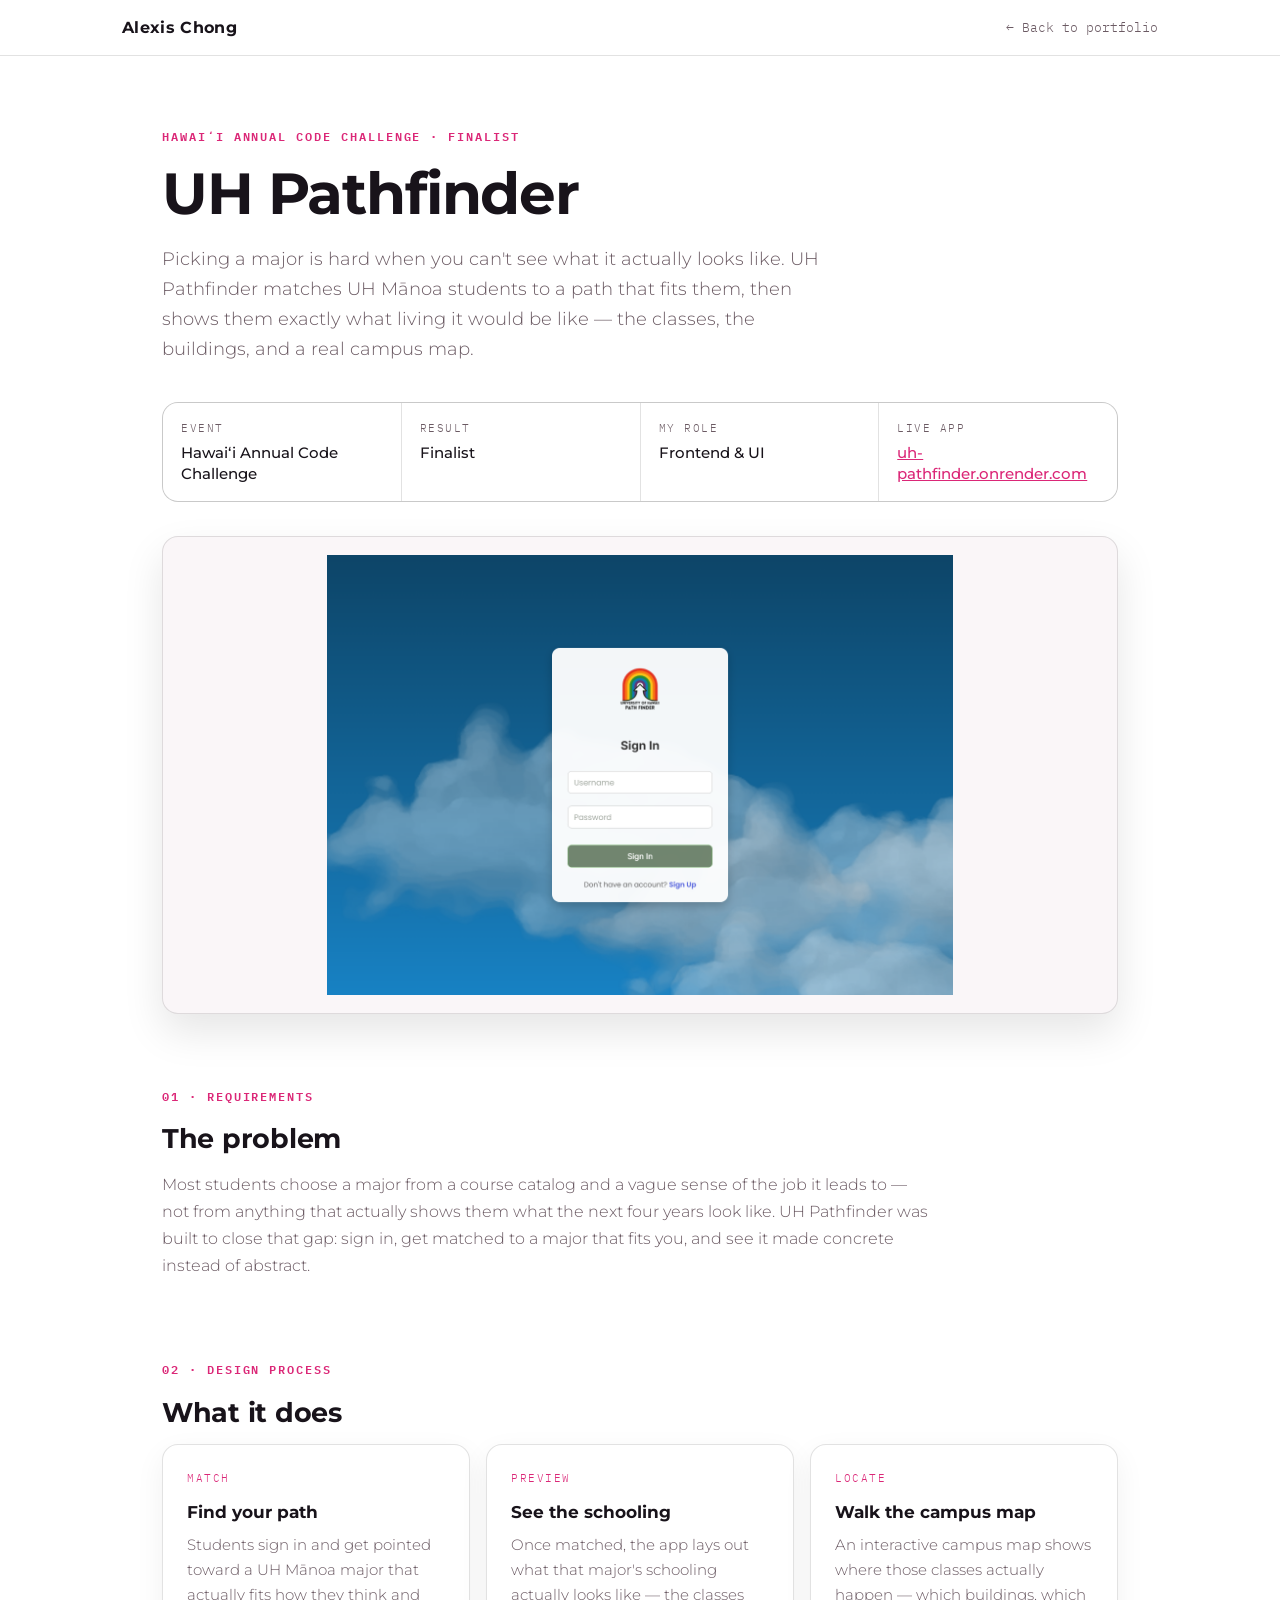
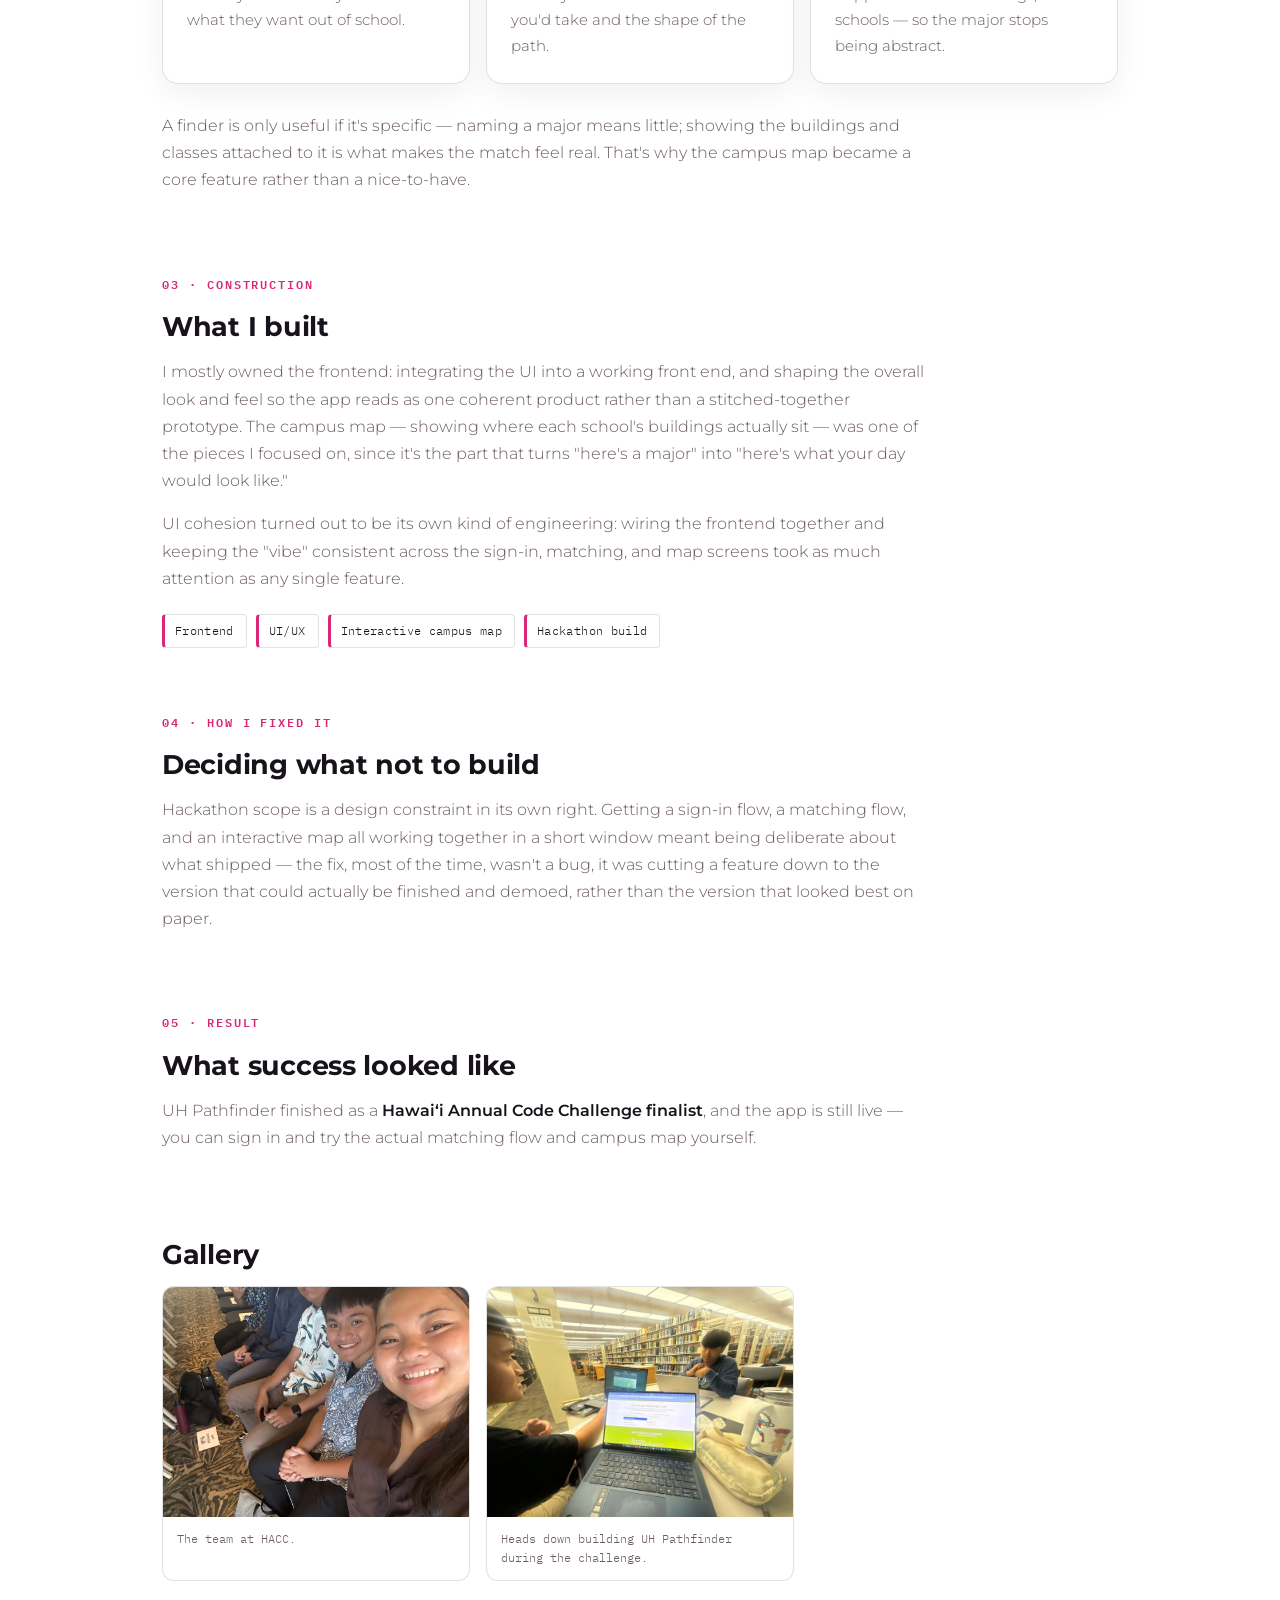
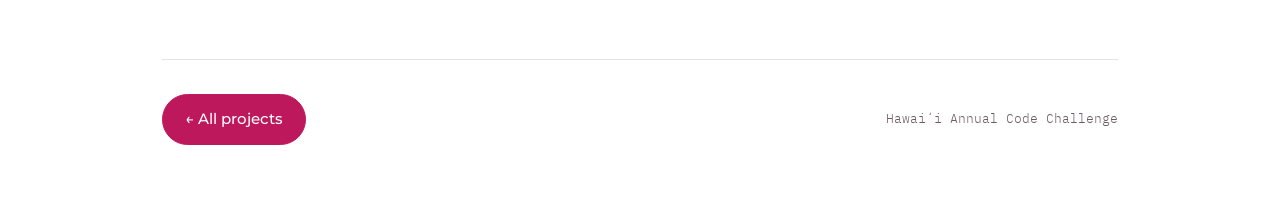
<file: uh-pathfinder.html>
<!DOCTYPE html>
<html lang="en">
<head>
<meta charset="UTF-8">
<meta name="viewport" content="width=device-width, initial-scale=1.0">
<title>UH Pathfinder | Alexis Chong</title>
<meta name="description" content="A finalist project at the Hawai'i Annual Code Challenge — a major and career finder that shows UH Mānoa students exactly what a path looks like, down to the classes and the campus map.">
<link rel="preconnect" href="https://fonts.googleapis.com">
<link rel="preconnect" href="https://fonts.gstatic.com" crossorigin>
<link href="https://fonts.googleapis.com/css2?family=Montserrat:wght@300;400;500;600;700&family=IBM+Plex+Mono:wght@400;500&display=swap" rel="stylesheet">
<link rel="stylesheet" href="project.css">
</head>
<body>

<nav>
  <div class="nav-in">
    <a class="nav-name" href="index.html">Alexis Chong</a>
    <a class="nav-back" href="index.html#projects">&larr; Back to portfolio</a>
  </div>
</nav>

<main class="wrap">
  <div class="p-hero">
    <div class="eyebrow">Hawai&#699;i Annual Code Challenge &middot; Finalist</div>
    <h1>UH Pathfinder</h1>
    <p class="lede">Picking a major is hard when you can't see what it actually looks like. UH Pathfinder matches UH M&#257;noa students to a path that fits them, then shows them exactly what living it would be like — the classes, the buildings, and a real campus map.</p>

    <dl class="meta">
      <div><dt>Event</dt><dd>Hawai&#699;i Annual Code Challenge</dd></div>
      <div><dt>Result</dt><dd>Finalist</dd></div>
      <div><dt>My role</dt><dd>Frontend &amp; UI</dd></div>
      <div><dt>Live app</dt><dd><a href="https://uh-pathfinder.onrender.com/" target="_blank" rel="noopener noreferrer">uh-pathfinder.onrender.com</a></dd></div>
    </dl>

    <img class="hero-img contain" src="UH Pathfinder sign-in.png" alt="The UH Pathfinder sign-in screen, with a University of Hawai'i rainbow logo over a sky background">
  </div>

  <section>
    <div class="eyebrow phase">01 &middot; Requirements</div>
    <h2>The problem</h2>
    <p>Most students choose a major from a course catalog and a vague sense of the job it leads to — not from anything that actually shows them what the next four years look like. UH Pathfinder was built to close that gap: sign in, get matched to a major that fits you, and see it made concrete instead of abstract.</p>
  </section>

  <section>
    <div class="eyebrow phase">02 &middot; Design process</div>
    <h2>What it does</h2>
    <div class="grid">
      <div class="card">
        <span class="mono">Match</span>
        <h3>Find your path</h3>
        <p>Students sign in and get pointed toward a UH M&#257;noa major that actually fits how they think and what they want out of school.</p>
      </div>
      <div class="card">
        <span class="mono">Preview</span>
        <h3>See the schooling</h3>
        <p>Once matched, the app lays out what that major's schooling actually looks like — the classes you'd take and the shape of the path.</p>
      </div>
      <div class="card">
        <span class="mono">Locate</span>
        <h3>Walk the campus map</h3>
        <p>An interactive campus map shows where those classes actually happen — which buildings, which schools — so the major stops being abstract.</p>
      </div>
    </div>
    <p style="margin-top:28px">A finder is only useful if it's specific — naming a major means little; showing the buildings and classes attached to it is what makes the match feel real. That's why the campus map became a core feature rather than a nice-to-have.</p>
  </section>

  <section>
    <div class="eyebrow phase">03 &middot; Construction</div>
    <h2>What I built</h2>
    <p>I mostly owned the frontend: integrating the UI into a working front end, and shaping the overall look and feel so the app reads as one coherent product rather than a stitched-together prototype. The campus map — showing where each school's buildings actually sit — was one of the pieces I focused on, since it's the part that turns "here's a major" into "here's what your day would look like."</p>
    <p>UI cohesion turned out to be its own kind of engineering: wiring the frontend together and keeping the "vibe" consistent across the sign-in, matching, and map screens took as much attention as any single feature.</p>
    <div class="facts">
      <span class="fact">Frontend</span>
      <span class="fact">UI/UX</span>
      <span class="fact">Interactive campus map</span>
      <span class="fact">Hackathon build</span>
    </div>
  </section>

  <section>
    <div class="eyebrow phase">04 &middot; How I fixed it</div>
    <h2>Deciding what not to build</h2>
    <p>Hackathon scope is a design constraint in its own right. Getting a sign-in flow, a matching flow, and an interactive map all working together in a short window meant being deliberate about what shipped — the fix, most of the time, wasn't a bug, it was cutting a feature down to the version that could actually be finished and demoed, rather than the version that looked best on paper.</p>
  </section>

  <section>
    <div class="eyebrow phase">05 &middot; Result</div>
    <h2>What success looked like</h2>
    <p>UH Pathfinder finished as a <strong>Hawai&#699;i Annual Code Challenge finalist</strong>, and the app is still live — you can sign in and try the actual matching flow and campus map yourself.</p>
  </section>

  <section>
    <h2>Gallery</h2>
    <div class="gallery">
      <figure>
        <img src="Team at Hawaii Annual Code Challenge.webp" alt="The team at the Hawaii Annual Code Challenge">
        <figcaption>The team at HACC.</figcaption>
      </figure>
      <figure>
        <img src="Working on Hawaii Annual Code Challenge.webp" alt="Working through a problem at the Hawaii Annual Code Challenge">
        <figcaption>Heads down building UH Pathfinder during the challenge.</figcaption>
      </figure>
    </div>
  </section>

  <div class="p-foot">
    <a class="btn primary" href="index.html#projects">&larr; All projects</a>
    <span class="mono">Hawai&#699;i Annual Code Challenge</span>
  </div>
</main>

</body>
</html>
</file>
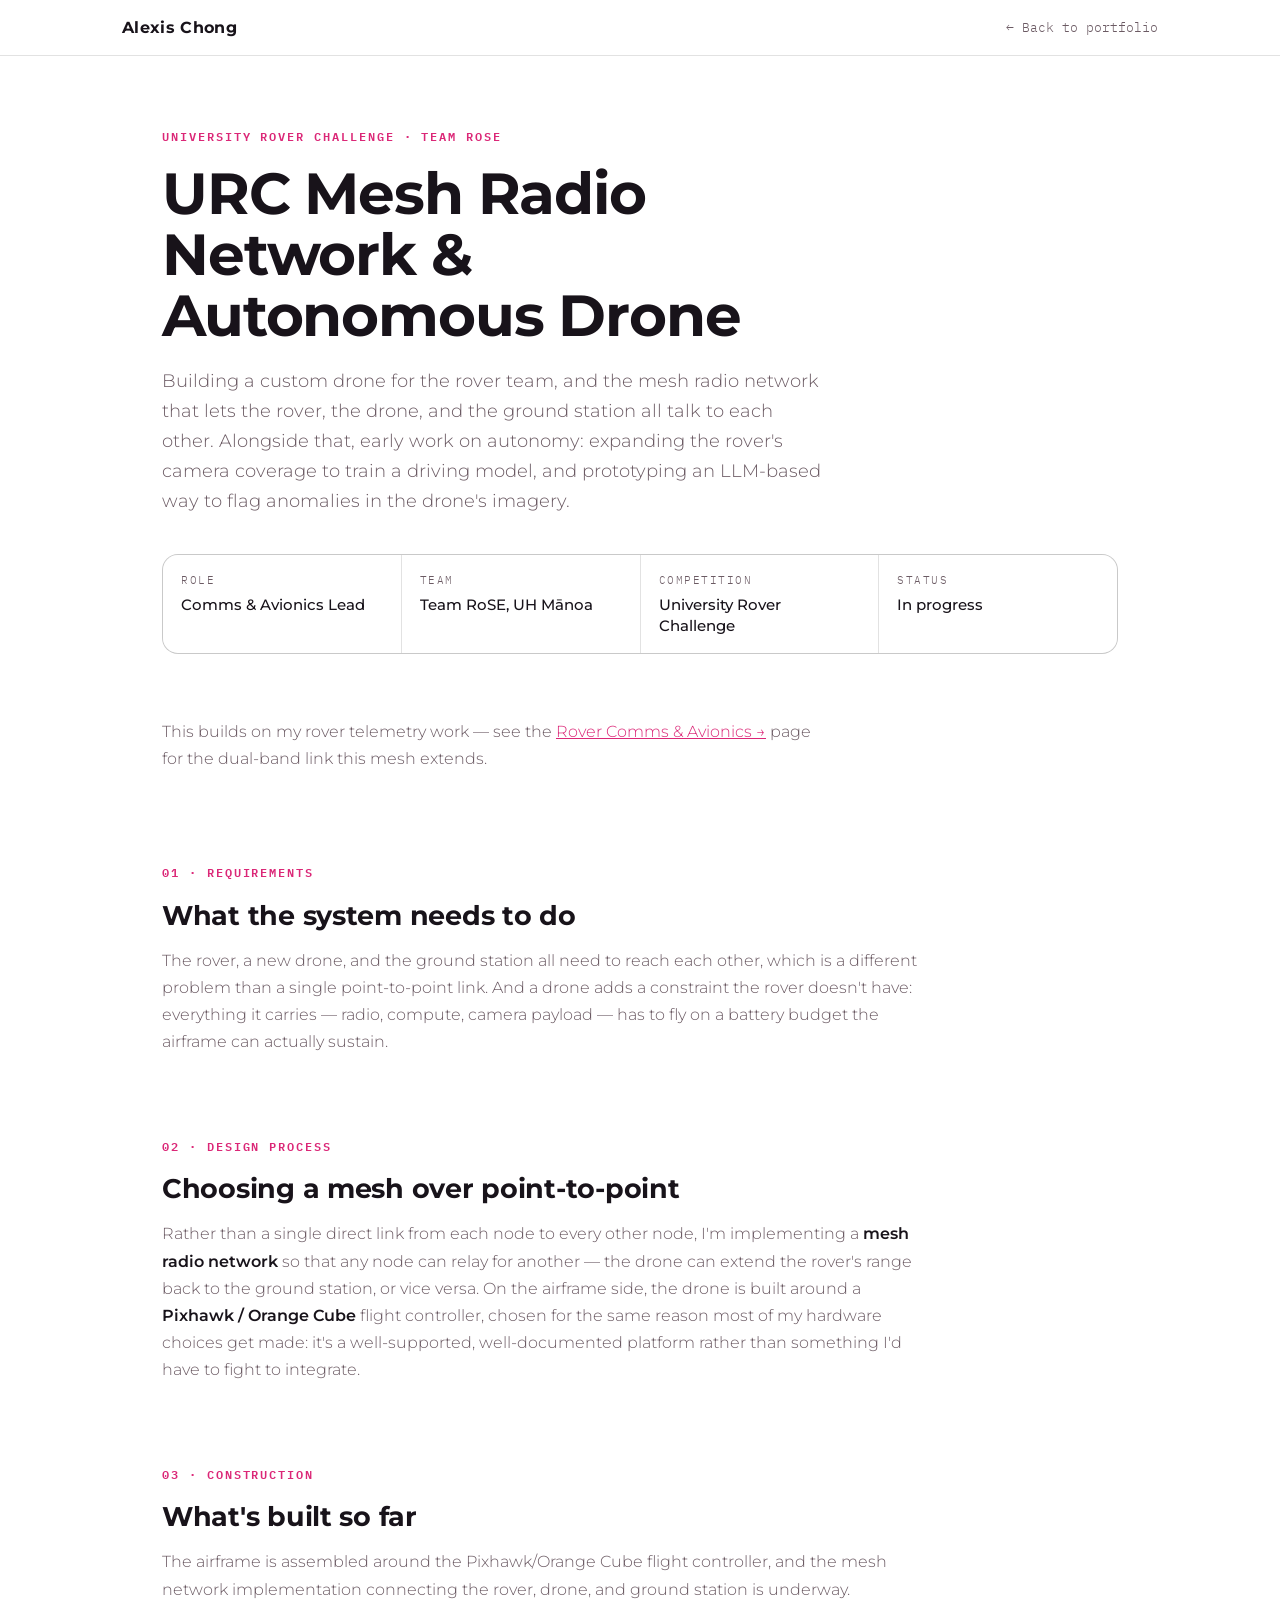
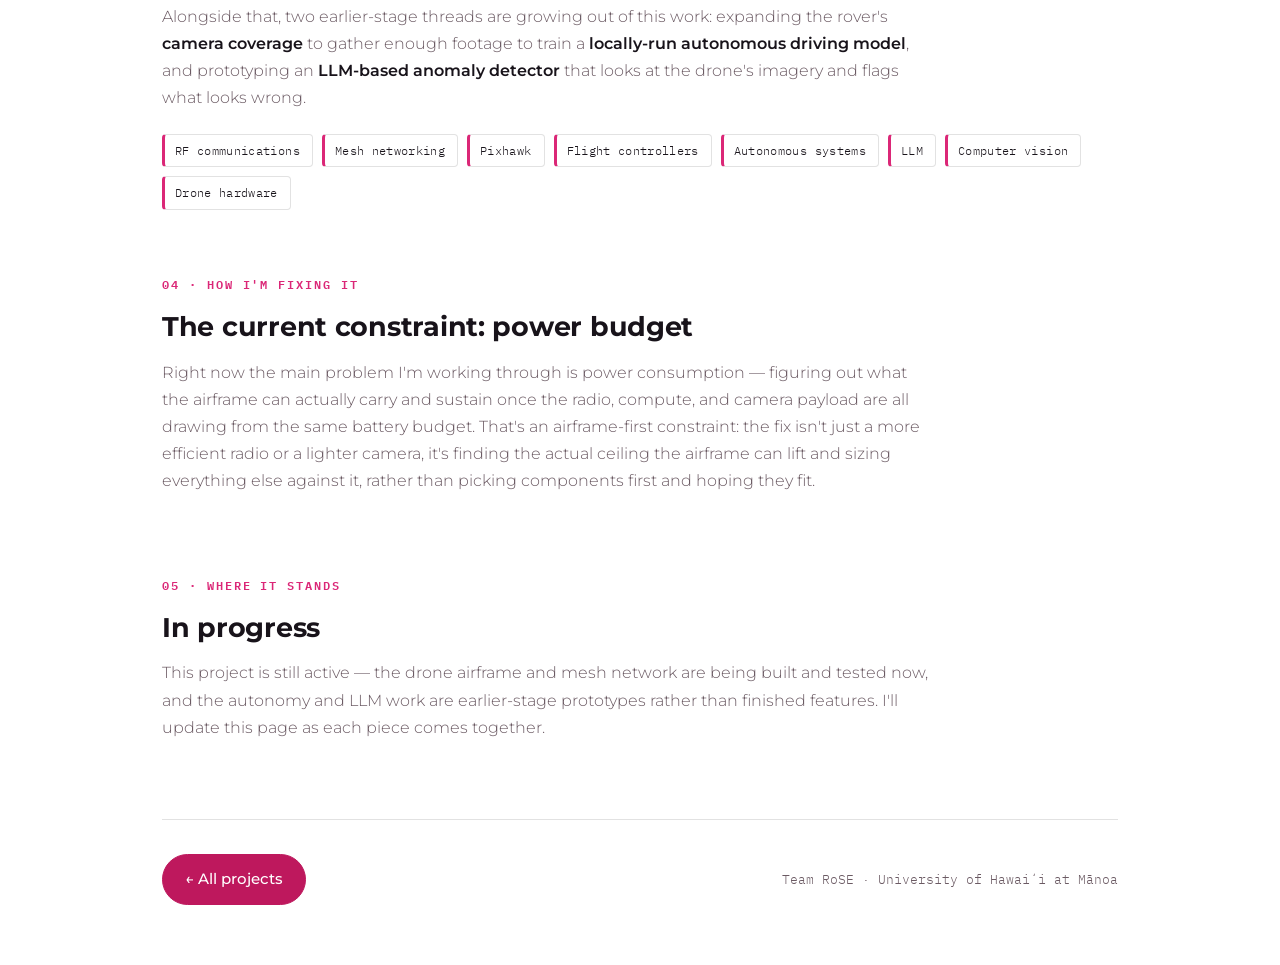
<file: urc-mesh-drone.html>
<!DOCTYPE html>
<html lang="en">
<head>
<meta charset="UTF-8">
<meta name="viewport" content="width=device-width, initial-scale=1.0">
<title>URC Mesh Radio Network &amp; Autonomous Drone | Alexis Chong</title>
<meta name="description" content="Building a Pixhawk/Orange Cube drone and a mesh radio network linking rover, drone, and ground station for the University Rover Challenge, plus early autonomy and LLM prototyping.">
<link rel="preconnect" href="https://fonts.googleapis.com">
<link rel="preconnect" href="https://fonts.gstatic.com" crossorigin>
<link href="https://fonts.googleapis.com/css2?family=Montserrat:wght@300;400;500;600;700&family=IBM+Plex+Mono:wght@400;500&display=swap" rel="stylesheet">
<link rel="stylesheet" href="project.css">
</head>
<body>

<nav>
  <div class="nav-in">
    <a class="nav-name" href="index.html">Alexis Chong</a>
    <a class="nav-back" href="index.html#projects">&larr; Back to portfolio</a>
  </div>
</nav>

<main class="wrap">
  <div class="p-hero">
    <div class="eyebrow">University Rover Challenge &middot; Team RoSE</div>
    <h1>URC Mesh Radio Network &amp; Autonomous Drone</h1>
    <p class="lede">Building a custom drone for the rover team, and the mesh radio network that lets the rover, the drone, and the ground station all talk to each other. Alongside that, early work on autonomy: expanding the rover's camera coverage to train a driving model, and prototyping an LLM-based way to flag anomalies in the drone's imagery.</p>

    <dl class="meta">
      <div><dt>Role</dt><dd>Comms &amp; Avionics Lead</dd></div>
      <div><dt>Team</dt><dd>Team RoSE, UH M&#257;noa</dd></div>
      <div><dt>Competition</dt><dd>University Rover Challenge</dd></div>
      <div><dt>Status</dt><dd>In progress</dd></div>
    </dl>
  </div>

  <section>
    <p class="sec-note">This builds on my rover telemetry work — see the <a href="rover-comms-avionics.html">Rover Comms &amp; Avionics &rarr;</a> page for the dual-band link this mesh extends.</p>
  </section>

  <section>
    <div class="eyebrow phase">01 &middot; Requirements</div>
    <h2>What the system needs to do</h2>
    <p>The rover, a new drone, and the ground station all need to reach each other, which is a different problem than a single point-to-point link. And a drone adds a constraint the rover doesn't have: everything it carries — radio, compute, camera payload — has to fly on a battery budget the airframe can actually sustain.</p>
  </section>

  <section>
    <div class="eyebrow phase">02 &middot; Design process</div>
    <h2>Choosing a mesh over point-to-point</h2>
    <p>Rather than a single direct link from each node to every other node, I'm implementing a <strong>mesh radio network</strong> so that any node can relay for another — the drone can extend the rover's range back to the ground station, or vice versa. On the airframe side, the drone is built around a <strong>Pixhawk / Orange Cube</strong> flight controller, chosen for the same reason most of my hardware choices get made: it's a well-supported, well-documented platform rather than something I'd have to fight to integrate.</p>
  </section>

  <section>
    <div class="eyebrow phase">03 &middot; Construction</div>
    <h2>What's built so far</h2>
    <p>The airframe is assembled around the Pixhawk/Orange Cube flight controller, and the mesh network implementation connecting the rover, drone, and ground station is underway. Alongside that, two earlier-stage threads are growing out of this work: expanding the rover's <strong>camera coverage</strong> to gather enough footage to train a <strong>locally-run autonomous driving model</strong>, and prototyping an <strong>LLM-based anomaly detector</strong> that looks at the drone's imagery and flags what looks wrong.</p>
    <div class="facts">
      <span class="fact">RF communications</span>
      <span class="fact">Mesh networking</span>
      <span class="fact">Pixhawk</span>
      <span class="fact">Flight controllers</span>
      <span class="fact">Autonomous systems</span>
      <span class="fact">LLM</span>
      <span class="fact">Computer vision</span>
      <span class="fact">Drone hardware</span>
    </div>
  </section>

  <section>
    <div class="eyebrow phase">04 &middot; How I'm fixing it</div>
    <h2>The current constraint: power budget</h2>
    <p>Right now the main problem I'm working through is power consumption — figuring out what the airframe can actually carry and sustain once the radio, compute, and camera payload are all drawing from the same battery budget. That's an airframe-first constraint: the fix isn't just a more efficient radio or a lighter camera, it's finding the actual ceiling the airframe can lift and sizing everything else against it, rather than picking components first and hoping they fit.</p>
  </section>

  <section>
    <div class="eyebrow phase">05 &middot; Where it stands</div>
    <h2>In progress</h2>
    <p>This project is still active — the drone airframe and mesh network are being built and tested now, and the autonomy and LLM work are earlier-stage prototypes rather than finished features. I'll update this page as each piece comes together.</p>
  </section>

  <div class="p-foot">
    <a class="btn primary" href="index.html#projects">&larr; All projects</a>
    <span class="mono">Team RoSE &middot; University of Hawai&#699;i at M&#257;noa</span>
  </div>
</main>

</body>
</html>
</file>
<file: project.css>
/* Shared styles for the project detail pages. Matches the portfolio home page. */
:root{
  --space:#ffffff;
  --card:#ffffff;
  --line:rgba(20,16,20,0.12);
  --moonlight:#18131a;
  --dust:#6b5a63;
  --solar:#be185d;
  --cold:#db2777;
  --warm-star:#F7C978;
  --radius:16px;
}
*{box-sizing:border-box;margin:0;padding:0}
html{scroll-behavior:smooth}
@media (prefers-reduced-motion: reduce){
  html{scroll-behavior:auto}
  *,*::before,*::after{animation:none!important;transition:none!important}
}
body{
  font-family:'Montserrat',system-ui,sans-serif;font-weight:300;
  background:#ffffff;
  color:var(--moonlight);line-height:1.7;
  overflow-x:hidden;
}
a{color:var(--cold)}
a:focus-visible{outline:3px solid var(--solar);outline-offset:3px}
.mono{font-family:'IBM Plex Mono',monospace}
img{max-width:100%}

/* ---------- nav ---------- */
nav{position:sticky;top:0;z-index:20;background:rgba(255,255,255,0.86);backdrop-filter:blur(12px);border-bottom:1px solid var(--line)}
.nav-in{display:flex;justify-content:space-between;align-items:center;gap:16px;padding:14px 22px;max-width:1080px;margin:0 auto}
.nav-name{font-weight:700;letter-spacing:.02em;text-decoration:none;color:var(--moonlight)}
.nav-back{font-family:'IBM Plex Mono',monospace;font-size:.8rem;text-decoration:none;color:var(--dust)}
.nav-back:hover{color:var(--moonlight)}

.wrap{max-width:1000px;margin:0 auto;padding:0 22px}

/* ---------- hero ---------- */
.p-hero{padding:70px 0 0}
.eyebrow{font-family:'IBM Plex Mono',monospace;font-size:.76rem;letter-spacing:.16em;text-transform:uppercase;color:var(--cold);font-weight:600}
.eyebrow.phase{margin-bottom:10px}
h1{font-size:clamp(2.2rem,5.6vw,3.6rem);font-weight:700;letter-spacing:-.02em;line-height:1.06;margin:16px 0 20px;max-width:16ch}
.lede{max-width:660px;color:var(--dust);font-size:1.1rem}

/* meta strip */
.meta{display:grid;grid-template-columns:repeat(4,1fr);gap:1px;margin:38px 0 0;background:var(--line);border:1px solid var(--line);border-radius:var(--radius);overflow:hidden}
.meta div{background:#ffffff;padding:16px 18px}
.meta dt{font-family:'IBM Plex Mono',monospace;font-size:.68rem;letter-spacing:.14em;text-transform:uppercase;color:var(--dust);margin-bottom:5px}
.meta dd{font-size:.95rem;font-weight:500;line-height:1.4}

.hero-img{width:100%;aspect-ratio:16/8;object-fit:cover;border:1px solid var(--line);border-radius:var(--radius);margin-top:34px;box-shadow:0 18px 40px rgba(0,0,0,0.1)}
.hero-img.contain{object-fit:contain;background:#faf6f8;padding:18px}

/* ---------- body sections ---------- */
section{padding:64px 0 0}
h2{font-size:1.7rem;font-weight:700;letter-spacing:-.01em;margin-bottom:8px}
h3{font-size:1.06rem;font-weight:700;margin-bottom:6px}
.sec-note{color:var(--dust);max-width:660px;margin-bottom:26px}
p{color:var(--dust);max-width:70ch;margin-bottom:16px}
p strong,li strong{color:var(--moonlight);font-weight:600}

.bullets{list-style:none;max-width:70ch;border-top:1px solid var(--line)}
.bullets li{position:relative;padding:14px 0 14px 24px;border-bottom:1px solid var(--line)}
.bullets li::before{content:"◆";position:absolute;left:2px;top:17px;color:var(--cold);font-size:.62rem}
.bullets li strong{display:block;color:var(--moonlight);font-size:.98rem}
.bullets li span{display:block;color:var(--dust);font-size:.92rem;margin-top:5px;padding-left:2px}

/* card grids */
.grid{display:grid;grid-template-columns:repeat(3,1fr);gap:16px;margin-top:8px}
.grid.two{grid-template-columns:repeat(2,1fr)}
.card{background:var(--card);border:1px solid var(--line);border-radius:var(--radius);padding:24px;box-shadow:0 10px 30px rgba(0,0,0,0.06)}
.card p{font-size:.93rem;margin:0}
.card .mono{display:block;font-size:.68rem;letter-spacing:.14em;text-transform:uppercase;color:var(--cold);margin-bottom:10px}

/* figures + gallery */
figure{margin:0}
.figblock{margin-top:28px;background:#faf6f8;border:1px solid var(--line);border-radius:var(--radius);padding:18px;overflow:hidden}
.figblock img{display:block;width:100%;border-radius:8px;background:#fff}
figcaption{margin-top:14px;font-family:'IBM Plex Mono',monospace;font-size:.76rem;color:var(--dust);line-height:1.6}

.gallery{display:grid;grid-template-columns:repeat(3,1fr);gap:16px;margin-top:8px}
.gallery figure{border:1px solid var(--line);border-radius:12px;overflow:hidden;background:#ffffff}
.gallery img{display:block;width:100%;height:230px;object-fit:cover}
.gallery figcaption{padding:12px 14px;margin:0}

/* RF technical figures (radiation pattern, Smith chart) */
.rf-figure{display:flex;gap:28px;align-items:center;flex-wrap:wrap;background:#faf6f8;border:1px solid var(--line);border-radius:var(--radius);padding:22px}
.rf-figure svg{width:220px;height:220px;flex:none}
.rf-label{font-family:'IBM Plex Mono',monospace;font-size:8px;fill:var(--dust)}
.rf-caption{color:var(--dust);font-size:.92rem;line-height:1.6;flex:1;min-width:200px;margin:0}
@media (max-width:560px){.rf-figure{padding:18px}.rf-figure svg{width:180px;height:180px;margin:0 auto}}

/* facts / chips */
.facts{display:flex;gap:9px;flex-wrap:wrap;margin-top:22px}
.fact{font-family:'IBM Plex Mono',monospace;font-size:.72rem;letter-spacing:.03em;padding:6px 12px 6px 10px;border:1px solid var(--line);border-left:3px solid var(--cold);border-radius:4px;color:var(--moonlight);background:var(--space)}

/* downloads */
.dl{display:flex;gap:12px;flex-wrap:wrap;margin-top:8px}
.btn{
  display:inline-block;padding:12px 22px;border-radius:999px;text-decoration:none;
  font-weight:500;font-size:.93rem;
  border:1.5px solid var(--line);color:var(--moonlight);background:var(--card);
  transition:transform .15s ease,border-color .15s ease,background .15s ease;
}
.btn:hover{transform:translateY(-2px);border-color:var(--cold)}
.btn.primary{background:var(--solar);border-color:var(--solar);color:#ffffff}
.btn.primary:hover{background:#9d174d;border-color:#9d174d}

/* footer */
.p-foot{margin-top:78px;padding:34px 0 60px;border-top:1px solid var(--line);display:flex;justify-content:space-between;gap:14px;flex-wrap:wrap;align-items:center}
.p-foot .mono{color:var(--dust);font-size:.8rem}

@media (max-width:860px){
  .meta{grid-template-columns:repeat(2,1fr)}
  .grid,.grid.two{grid-template-columns:1fr}
  .gallery{grid-template-columns:1fr 1fr}
  .hero-img{aspect-ratio:4/3}
}
@media (max-width:560px){
  .gallery{grid-template-columns:1fr}
  .meta{grid-template-columns:1fr}
}
</file>
